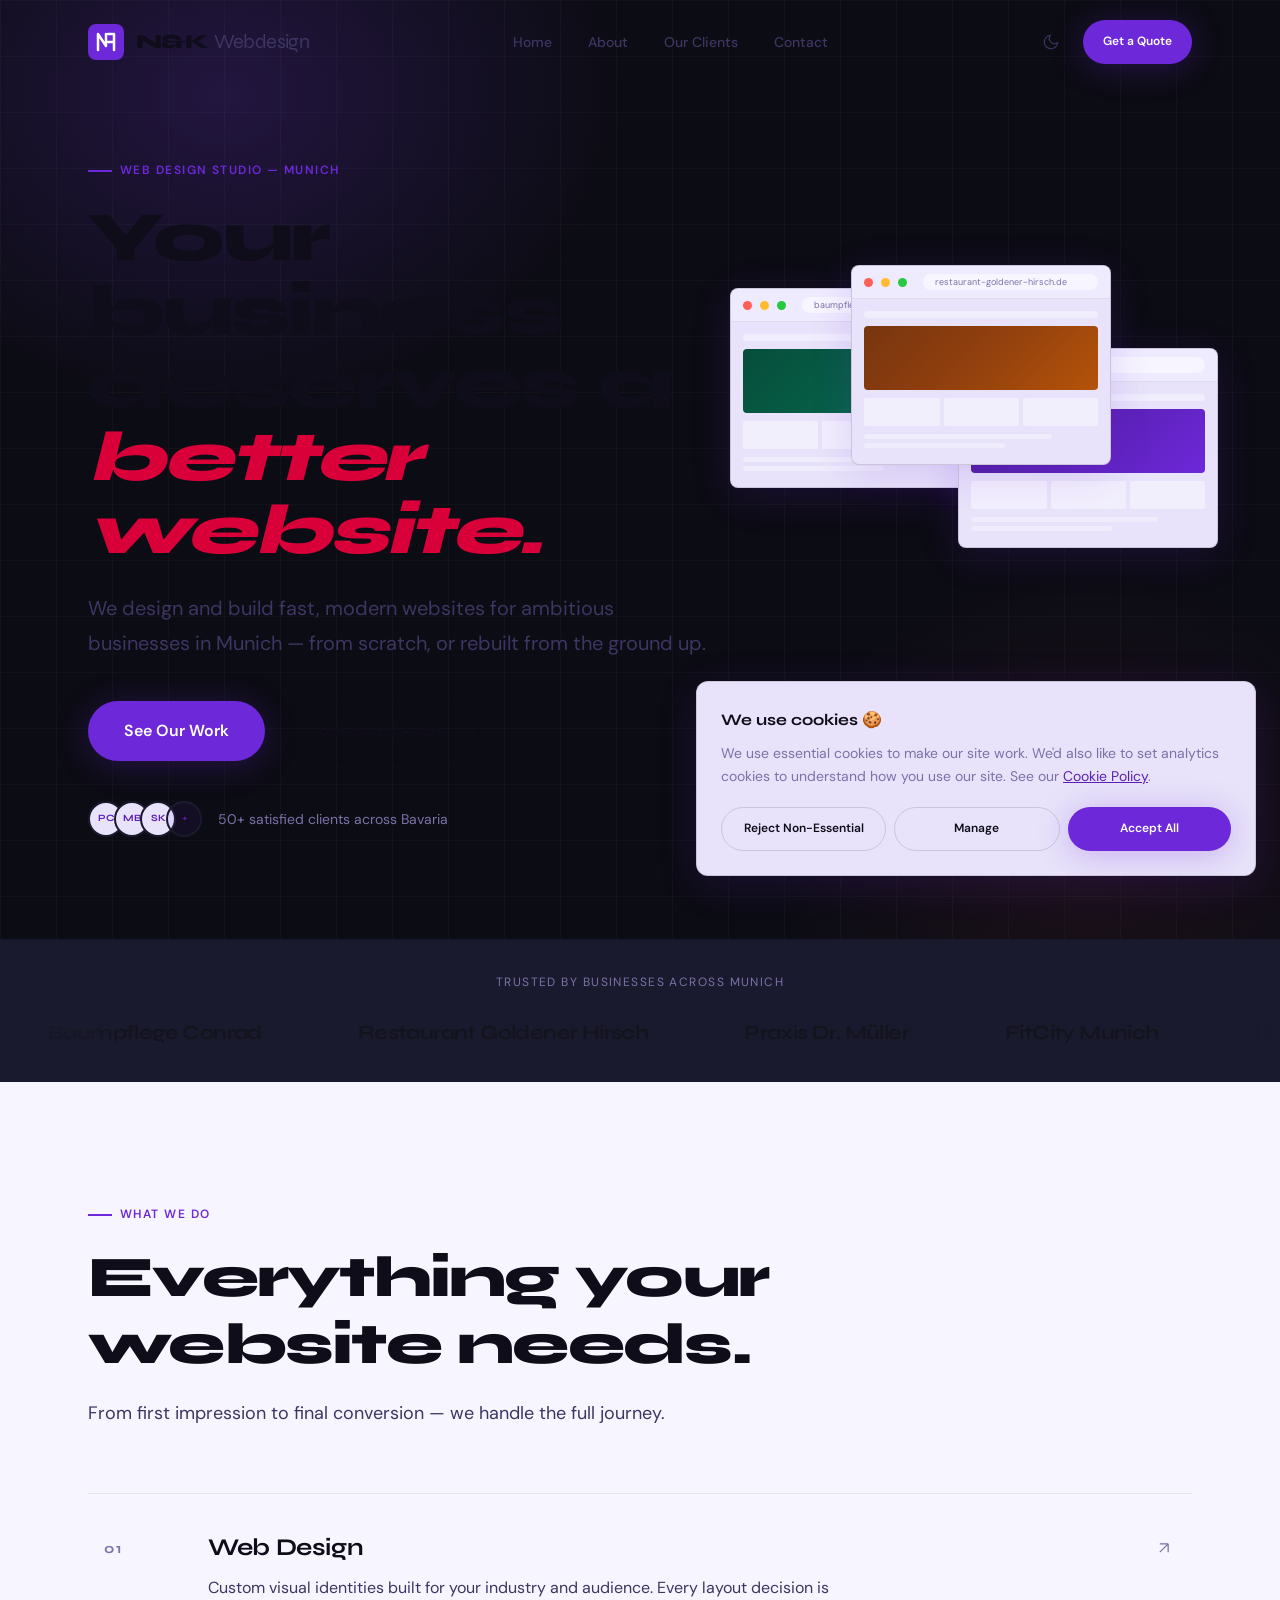
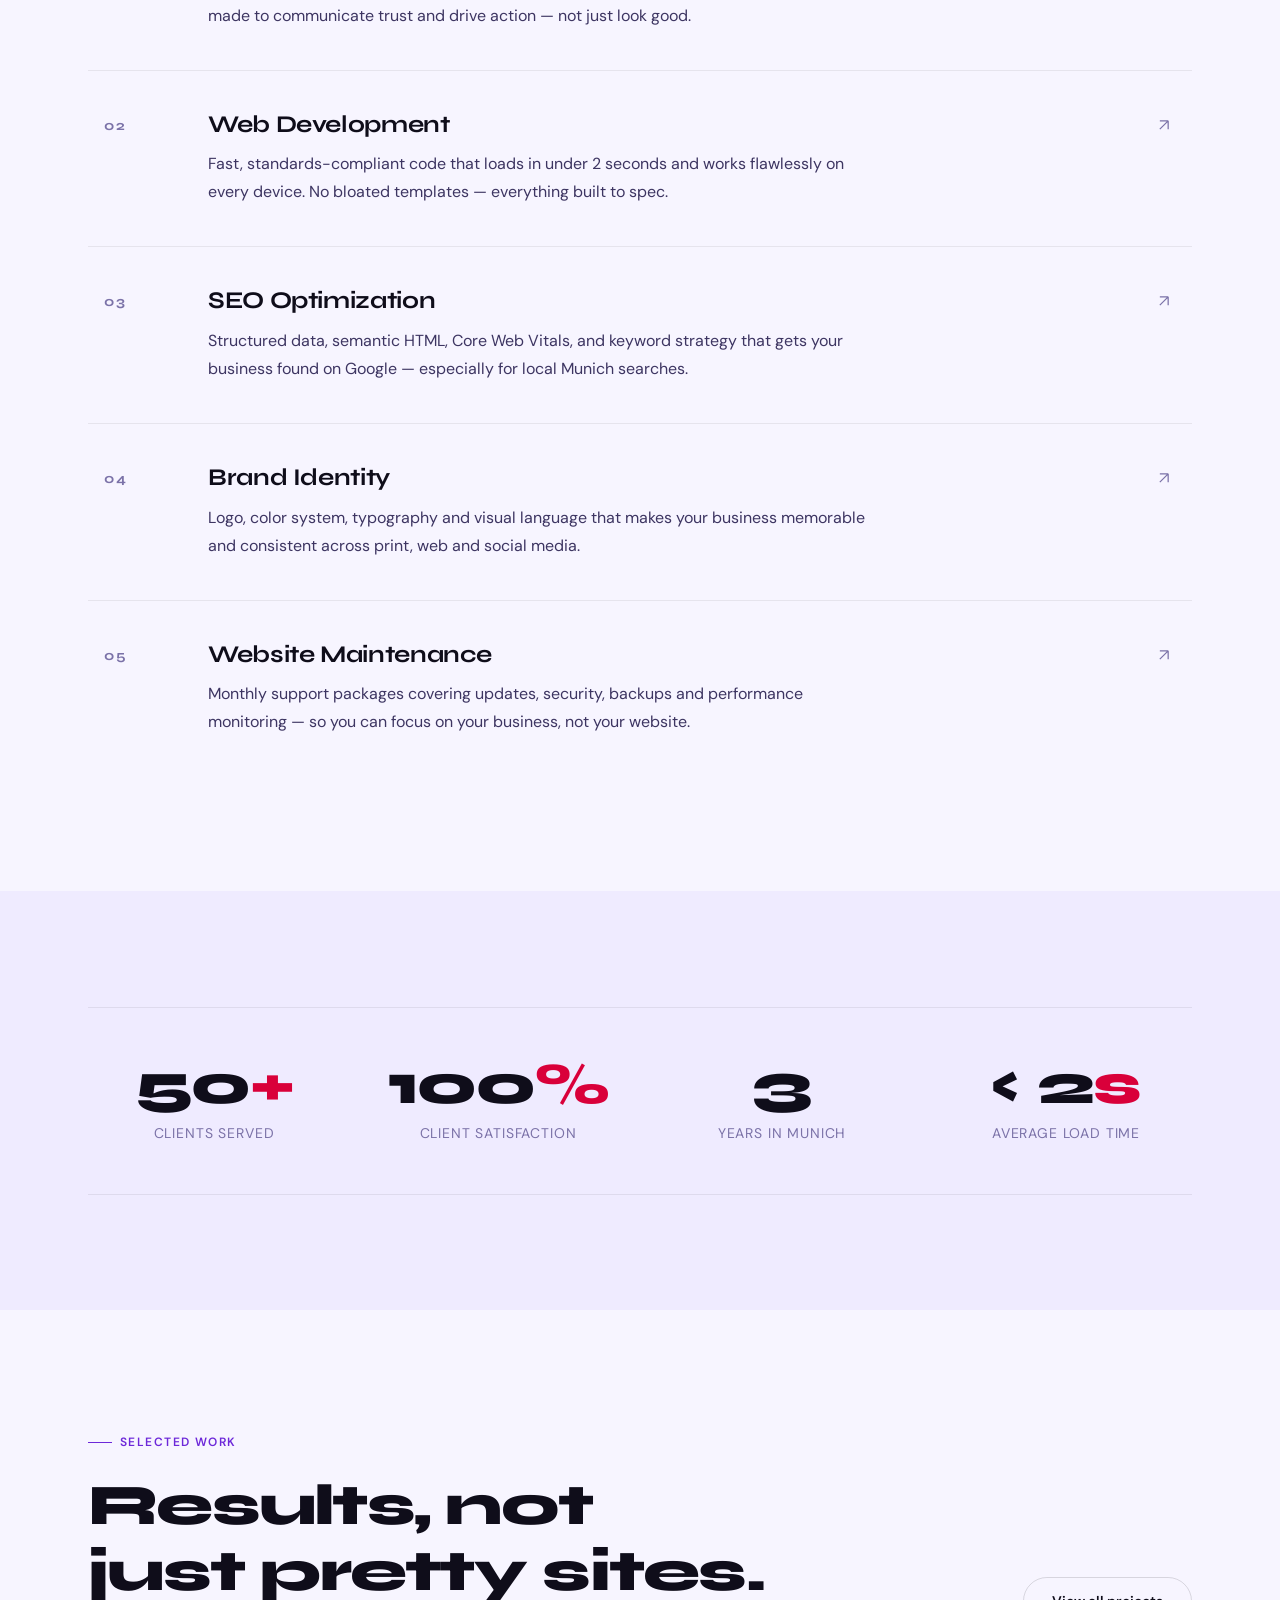
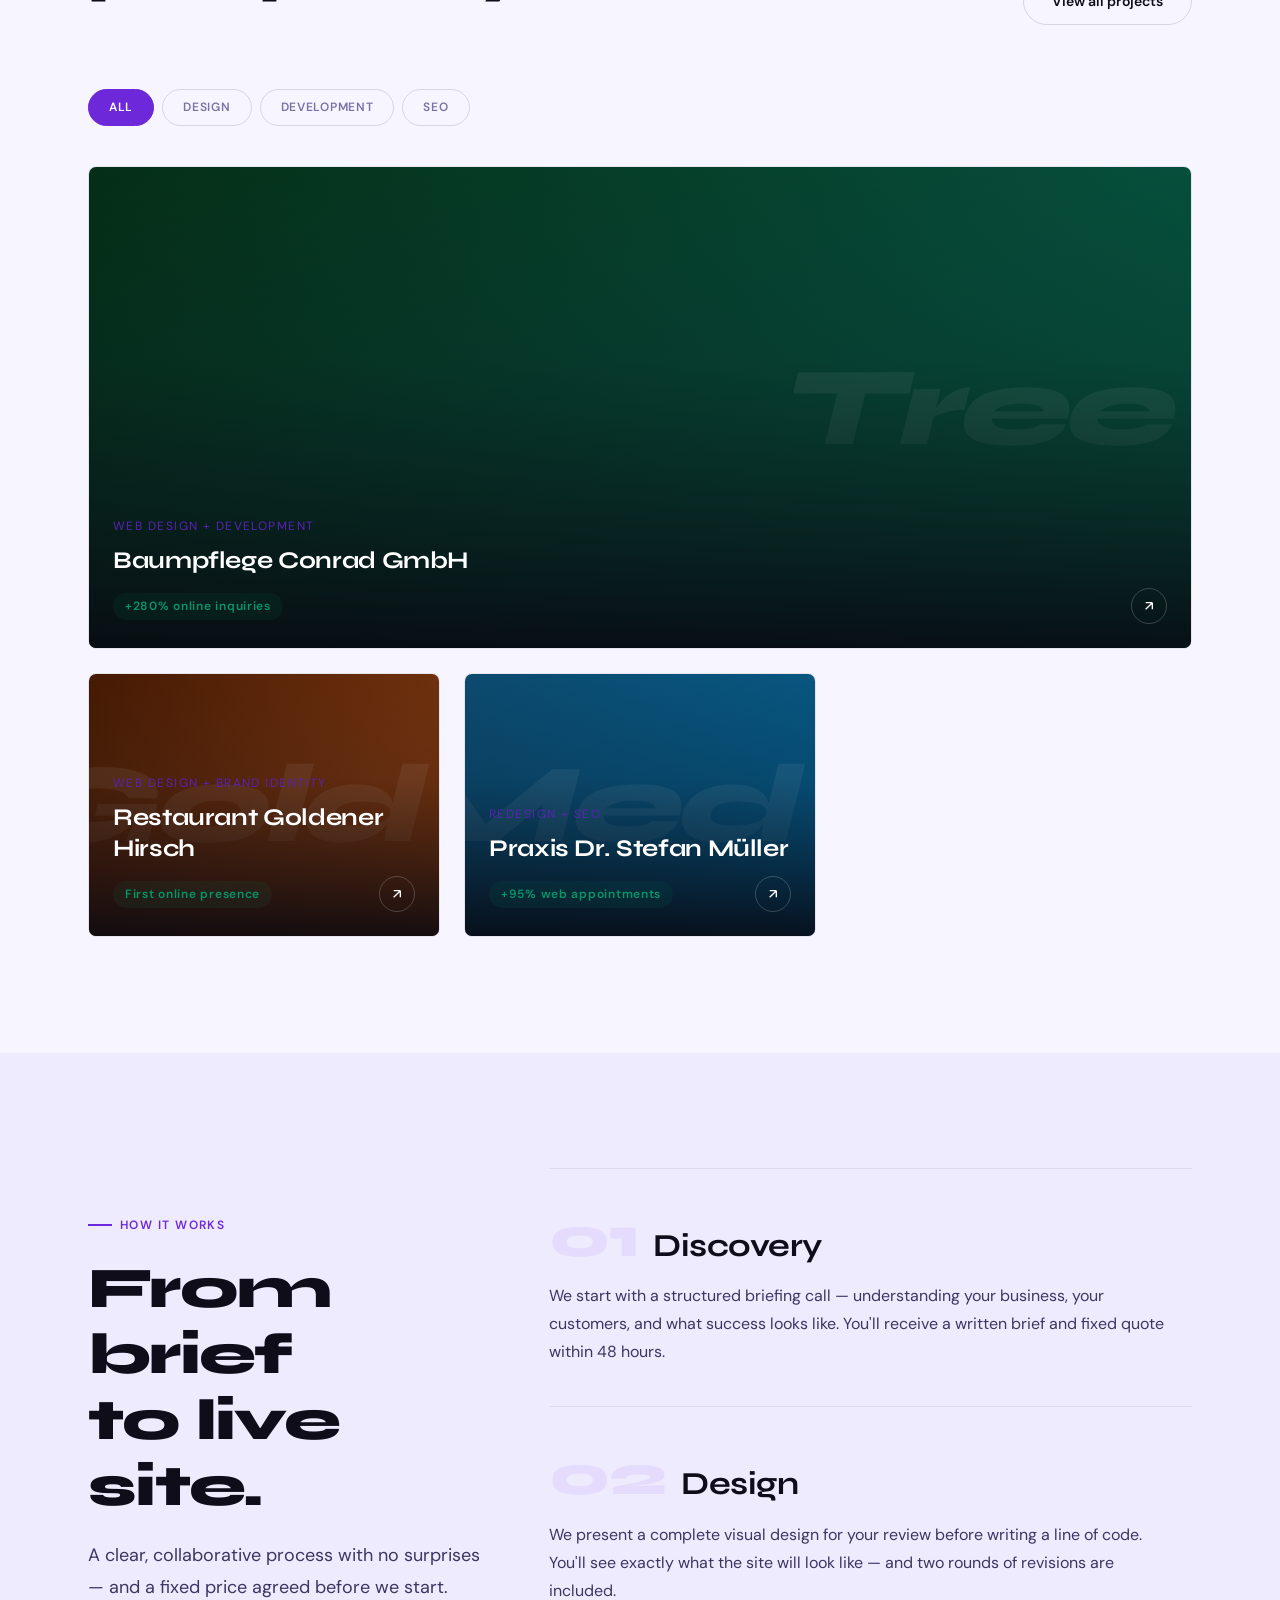
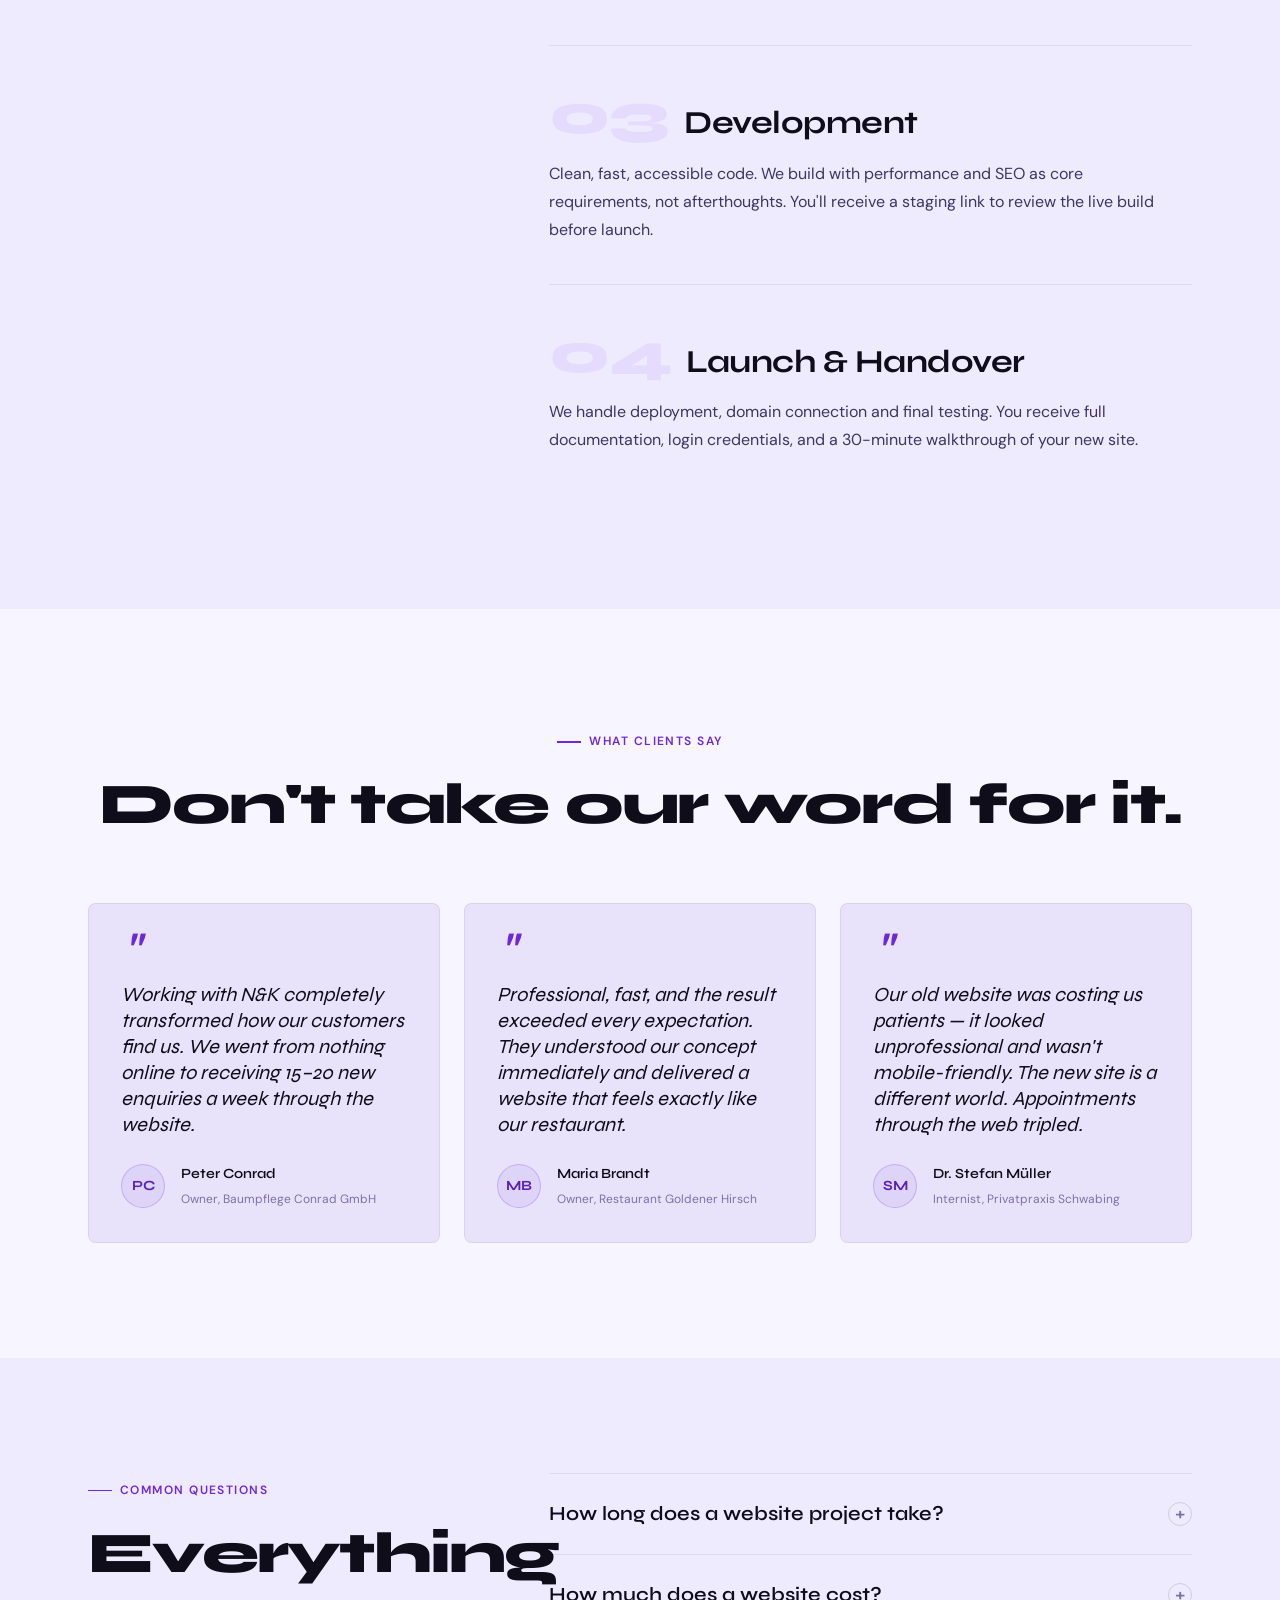
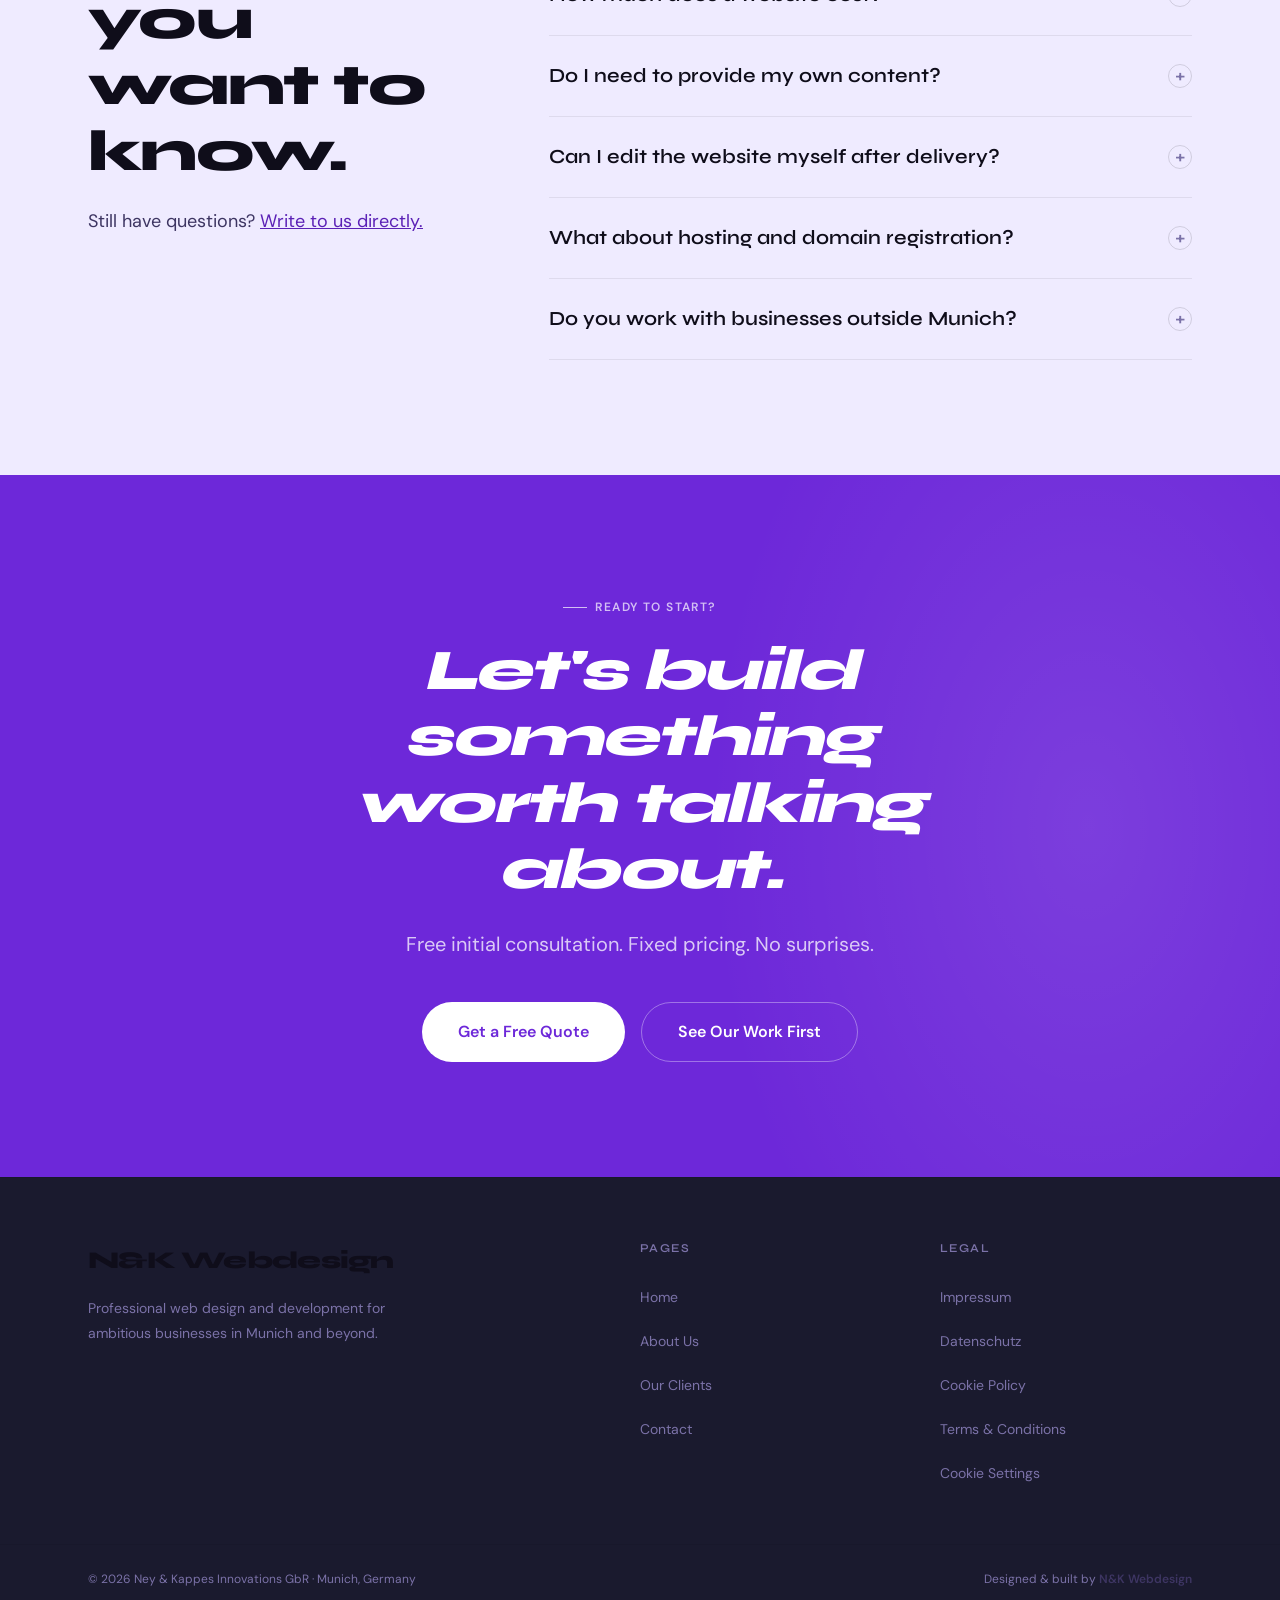
<file: index.html>
<!DOCTYPE html>
<html lang="en" dir="ltr">
<head>
  <meta charset="UTF-8">
  <meta name="viewport" content="width=device-width, initial-scale=1.0">
  <!-- Dark-first FOUC prevention -->
  <script>if(localStorage.theme==='light'||(localStorage.theme!=='dark'&&matchMedia('(prefers-color-scheme:light)').matches))document.documentElement.classList.add('light-mode')</script>
  <title>N&K Webdesign Munich | Professional Web Design & Development</title>
  <meta name="description" content="N&K Webdesign builds fast, modern, results-driven websites for Munich businesses. Web design, development, SEO and brand identity — from scratch or rebuilt.">
  <meta name="robots" content="index, follow">
  <link rel="canonical" href="https://nk-webdesign.de/">
  <meta property="og:type"        content="website">
  <meta property="og:url"         content="https://nk-webdesign.de/">
  <meta property="og:title"       content="N&K Webdesign Munich | Professional Web Design">
  <meta property="og:description" content="Fast, modern websites for ambitious Munich businesses. Web design, development and SEO.">
  <meta property="og:image"       content="https://nk-webdesign.de/og-image.jpg">
  <meta name="twitter:card"       content="summary_large_image">
  <link rel="icon" href="./favicon.ico" sizes="any">
  <link rel="icon" href="./icon.svg" type="image/svg+xml">
  <meta name="theme-color" content="#7C3AED" media="(prefers-color-scheme: dark)">
  <meta name="theme-color" content="#6D28D9" media="(prefers-color-scheme: light)">
  <link rel="preconnect" href="https://fonts.googleapis.com">
  <link rel="preconnect" href="https://fonts.gstatic.com" crossorigin>
  <link href="https://fonts.googleapis.com/css2?family=Syne:wght@400;600;700;800&family=DM+Sans:ital,wght@0,300;0,400;0,500;0,600;1,400&display=swap" rel="stylesheet">
  <link rel="stylesheet" href="./design-tokens.css">
  <link rel="stylesheet" href="./global.css">
  <link rel="stylesheet" href="./animations.css">
  <link rel="stylesheet" href="./components.css">
  <style>
    /* Page-specific: hero gradient card fills */
    .m-hero--green  { background: linear-gradient(135deg, #064e3b 0%, #065f46 50%, #047857 100%); }
    .m-hero--amber  { background: linear-gradient(135deg, #78350f 0%, #92400e 50%, #b45309 100%); }
    .m-hero--violet { background: linear-gradient(135deg, #4c1d95 0%, #5b21b6 50%, #6d28d9 100%); }

    /* Project card gradients */
    .proj-bg--1 { background: linear-gradient(145deg, #052e16 0%, #064e3b 60%, #065f46 100%); }
    .proj-bg--2 { background: linear-gradient(145deg, #451a03 0%, #78350f 60%, #92400e 100%); }
    .proj-bg--3 { background: linear-gradient(145deg, #0c4a6e 0%, #075985 60%, #0369a1 100%); }
    .proj-bg--4 { background: linear-gradient(145deg, #431407 0%, #7c2d12 60%, #9a3412 100%); }

    .proj-bg--1 .project-card__deco,
    .proj-bg--2 .project-card__deco,
    .proj-bg--3 .project-card__deco,
    .proj-bg--4 .project-card__deco {
      position: absolute;
      top: 50%;
      right: var(--sp-6);
      transform: translateY(-50%);
      font-family: var(--font-display);
      font-size: clamp(4rem, 10vw, 7rem);
      font-weight: 800;
      font-style: italic;
      opacity: 0.08;
      color: #fff;
      pointer-events: none;
      letter-spacing: -0.04em;
      line-height: 1;
    }
  </style>
  <script type="application/ld+json">
  {
    "@context": "https://schema.org",
    "@type": "ProfessionalService",
    "name": "N&K Webdesign",
    "legalName": "Ney & Kappes Innovations GbR",
    "description": "Professional web design and development agency based in Munich, Germany. Specialising in modern websites for businesses without an online presence or with outdated sites.",
    "url": "https://nk-webdesign.de",
    "email": "hello@nk-webdesign.de",
    "address": {
      "@type": "PostalAddress",
      "addressLocality": "Munich",
      "addressRegion": "Bavaria",
      "postalCode": "80000",
      "addressCountry": "DE"
    },
    "areaServed": "Germany",
    "serviceType": ["Web Design", "Web Development", "SEO Optimization", "Brand Identity", "Website Maintenance"],
    "priceRange": "€€",
    "sameAs": []
  }
  </script>
  <script type="application/ld+json">
  {
    "@context": "https://schema.org",
    "@type": "FAQPage",
    "mainEntity": [
      {
        "@type": "Question",
        "name": "How long does a website project take?",
        "acceptedAnswer": { "@type": "Answer", "text": "Most projects take between 2 and 6 weeks from briefing to launch. A simple 4-page website typically takes 2–3 weeks; larger projects with custom features take 4–6 weeks. We'll give you an exact timeline before we start." }
      },
      {
        "@type": "Question",
        "name": "How much does a website cost?",
        "acceptedAnswer": { "@type": "Answer", "text": "Our projects start from €1,500 for a clean, professional 4-page website. More complex sites with custom functionality start from €3,500. We provide a fixed-price quote before work begins — no hidden costs." }
      },
      {
        "@type": "Question",
        "name": "Can I edit the website myself after delivery?",
        "acceptedAnswer": { "@type": "Answer", "text": "Yes. We can integrate a simple CMS so you can update text, images and blog posts without any technical knowledge. Alternatively, we offer monthly maintenance packages and handle all updates ourselves." }
      }
    ]
  }
  </script>
</head>
<body>
  <a href="#main-content" class="skip-link">Skip to main content</a>

  <!-- ══ COOKIE BANNER ══════════════════════════════ -->
  <div id="cookie-banner" hidden role="dialog" aria-label="Cookie consent">
    <p class="cookie-banner__title">We use cookies 🍪</p>
    <p class="cookie-banner__text">We use essential cookies to make our site work. We'd also like to set analytics cookies to understand how you use our site. See our <a href="./cookies.html">Cookie Policy</a>.</p>
    <div class="cookie-banner__actions">
      <button id="cookie-reject"  class="btn btn-secondary btn--sm">Reject Non-Essential</button>
      <button id="cookie-manage"  class="btn btn-secondary btn--sm">Manage</button>
      <button id="cookie-accept"  class="btn btn-primary  btn--sm">Accept All</button>
    </div>
  </div>

  <!-- Cookie preference modal -->
  <div id="cookie-modal" hidden role="dialog" aria-modal="true" aria-label="Cookie preferences" class="cookie-modal">
    <div id="cookie-modal-overlay" class="cookie-modal__overlay"></div>
    <div class="cookie-modal__card">
      <h2 class="cookie-modal__title">Cookie Preferences</h2>
      <div class="cookie-toggle-row">
        <div class="cookie-toggle-info">
          <p class="cookie-toggle-name">Essential</p>
          <p class="cookie-toggle-desc">Required for the site to function. Cannot be disabled.</p>
        </div>
        <label class="toggle-switch"><input type="checkbox" checked disabled><span class="toggle-slider"></span></label>
      </div>
      <div class="cookie-toggle-row">
        <div class="cookie-toggle-info">
          <p class="cookie-toggle-name">Analytics</p>
          <p class="cookie-toggle-desc">Helps us understand how visitors use the site (Google Analytics 4).</p>
        </div>
        <label class="toggle-switch"><input id="toggle-analytics" type="checkbox"><span class="toggle-slider"></span></label>
      </div>
      <div class="cookie-toggle-row">
        <div class="cookie-toggle-info">
          <p class="cookie-toggle-name">Marketing</p>
          <p class="cookie-toggle-desc">Used to show relevant advertising on other websites.</p>
        </div>
        <label class="toggle-switch"><input id="toggle-marketing" type="checkbox"><span class="toggle-slider"></span></label>
      </div>
      <div class="cookie-modal__footer">
        <button id="cookie-modal-save" class="btn btn-primary" style="width:100%">Save Preferences</button>
      </div>
    </div>
  </div>

  <!-- ══ HEADER ════════════════════════════════════ -->
  <header id="site-header" class="site-header">
    <nav class="nav wrap" role="navigation" aria-label="Main navigation">
      <a href="./index.html" class="nav__logo" aria-label="N&K Webdesign — home">
        <svg class="nav__logo-icon" width="36" height="36" viewBox="0 0 36 36" fill="none" xmlns="http://www.w3.org/2000/svg" aria-hidden="true">
          <rect width="36" height="36" rx="8" fill="var(--c-brand)"/>
          <path d="M10 26V10L18 22V10" stroke="white" stroke-width="2.5" stroke-linecap="round" stroke-linejoin="round"/>
          <path d="M20 10h6v16" stroke="white" stroke-width="2.5" stroke-linecap="round" stroke-linejoin="round"/>
          <path d="M20 18h5" stroke="white" stroke-width="2.5" stroke-linecap="round"/>
        </svg>
        <span class="nav__logo-wordmark">N&K <span class="nav__logo-suffix">Webdesign</span></span>
      </a>
      <ul class="nav__links" role="list">
        <li><a href="./index.html"   class="nav__link" aria-current="page">Home</a></li>
        <li><a href="./about.html"   class="nav__link">About</a></li>
        <li><a href="./clients.html" class="nav__link">Our Clients</a></li>
        <li><a href="./contact.html" class="nav__link">Contact</a></li>
      </ul>
      <div class="nav__actions">
        <button class="nav__theme" id="theme-toggle" aria-label="Switch to light mode">
          <svg class="icon icon-sun" width="18" height="18" viewBox="0 0 24 24" fill="none" stroke="currentColor" stroke-width="1.5" aria-hidden="true"><circle cx="12" cy="12" r="4"/><path d="M12 2v2M12 20v2M4.93 4.93l1.41 1.41M17.66 17.66l1.41 1.41M2 12h2M20 12h2M4.93 19.07l1.41-1.41M17.66 6.34l1.41-1.41"/></svg>
          <svg class="icon icon-moon" width="18" height="18" viewBox="0 0 24 24" fill="none" stroke="currentColor" stroke-width="1.5" aria-hidden="true"><path d="M21 12.79A9 9 0 1 1 11.21 3 7 7 0 0 0 21 12.79z"/></svg>
        </button>
        <a href="./contact.html" class="btn btn-primary btn--sm nav__cta">Get a Quote</a>
        <button class="nav__hamburger" id="nav-hamburger" aria-expanded="false" aria-controls="nav-overlay" aria-label="Open menu">
          <span></span><span></span><span></span>
        </button>
      </div>
    </nav>
    <div class="nav__overlay" id="nav-overlay" hidden role="dialog" aria-modal="true" aria-label="Navigation menu">
      <ul class="nav__overlay-links" role="list">
        <li><a href="./index.html"   class="nav__overlay-link" aria-current="page">Home</a></li>
        <li><a href="./about.html"   class="nav__overlay-link">About</a></li>
        <li><a href="./clients.html" class="nav__overlay-link">Our Clients</a></li>
        <li><a href="./contact.html" class="nav__overlay-link">Contact</a></li>
      </ul>
      <a href="./contact.html" class="btn btn-primary btn--lg">Get a Quote</a>
    </div>
  </header>

  <main id="main-content">

    <!-- ══ HERO ══════════════════════════════════════ -->
    <section class="hero" aria-label="Hero">
      <div class="hero__glow"  aria-hidden="true"></div>
      <div class="hero__glow-r" aria-hidden="true"></div>
      <div class="hero__grid"  aria-hidden="true"></div>
      <div class="wrap hero__inner">
        <div class="hero__content">
          <p class="label hero-animate">Web Design Studio — Munich</p>
          <h1 class="hero__title hero-animate">
            Your business<br>
            deserves a<br>
            <span class="hero__accent">better website.</span>
          </h1>
          <p class="hero__sub hero-animate">We design and build fast, modern websites for ambitious businesses in Munich — from scratch, or rebuilt from the ground up.</p>
          <div class="hero__actions hero-animate">
            <a href="./clients.html" class="btn btn-primary btn--lg">See Our Work</a>
            <a href="./contact.html" class="btn btn-secondary btn--lg">Get a Free Audit</a>
          </div>
          <div class="hero__proof hero-animate">
            <div class="avatar-stack" aria-label="Some of our satisfied clients">
              <div class="avatar">PC</div>
              <div class="avatar">MB</div>
              <div class="avatar">SK</div>
              <div class="avatar" style="background:var(--c-brand-soft);color:var(--c-text-brand)">+</div>
            </div>
            <span class="hero__proof-text">50+ satisfied clients across Bavaria</span>
          </div>
        </div>

        <!-- Browser mockup cards -->
        <div class="hero__visual hero-animate" aria-hidden="true">
          <div class="mockup-stack">
            <!-- Card A: Tree care (green) -->
            <div class="mockup-card mockup-card--a">
              <div class="mockup-bar">
                <span class="mockup-dot mockup-dot--r"></span>
                <span class="mockup-dot mockup-dot--y"></span>
                <span class="mockup-dot mockup-dot--g"></span>
                <div class="mockup-url">baumpflege-conrad.de</div>
              </div>
              <div class="mockup-body">
                <div class="m-nav"></div>
                <div class="m-hero m-hero--green"></div>
                <div class="m-grid"><div class="m-grid-item"></div><div class="m-grid-item"></div><div class="m-grid-item"></div></div>
                <div class="m-line m-line--med"></div>
                <div class="m-line m-line--short"></div>
              </div>
            </div>
            <!-- Card B: Restaurant (amber) — front center -->
            <div class="mockup-card mockup-card--b">
              <div class="mockup-bar">
                <span class="mockup-dot mockup-dot--r"></span>
                <span class="mockup-dot mockup-dot--y"></span>
                <span class="mockup-dot mockup-dot--g"></span>
                <div class="mockup-url">restaurant-goldener-hirsch.de</div>
              </div>
              <div class="mockup-body">
                <div class="m-nav"></div>
                <div class="m-hero m-hero--amber"></div>
                <div class="m-grid"><div class="m-grid-item"></div><div class="m-grid-item"></div><div class="m-grid-item"></div></div>
                <div class="m-line m-line--med"></div>
                <div class="m-line m-line--short"></div>
              </div>
            </div>
            <!-- Card C: Fitness (violet) -->
            <div class="mockup-card mockup-card--c">
              <div class="mockup-bar">
                <span class="mockup-dot mockup-dot--r"></span>
                <span class="mockup-dot mockup-dot--y"></span>
                <span class="mockup-dot mockup-dot--g"></span>
                <div class="mockup-url">fitmunich.de</div>
              </div>
              <div class="mockup-body">
                <div class="m-nav"></div>
                <div class="m-hero m-hero--violet"></div>
                <div class="m-grid"><div class="m-grid-item"></div><div class="m-grid-item"></div><div class="m-grid-item"></div></div>
                <div class="m-line m-line--med"></div>
                <div class="m-line m-line--short"></div>
              </div>
            </div>
          </div>
        </div>
      </div>
    </section>

    <!-- ══ CLIENTS MARQUEE STRIP ════════════════════ -->
    <section class="clients-strip bg-dark" aria-label="Clients">
      <p class="clients-strip__label">Trusted by businesses across Munich</p>
      <div class="marquee-wrap">
        <div class="marquee-track" aria-label="Our clients">
          <span class="client-logo-item">Baumpflege Conrad</span>
          <span class="client-logo-item">Restaurant Goldener Hirsch</span>
          <span class="client-logo-item">Praxis Dr. Müller</span>
          <span class="client-logo-item">FitCity Munich</span>
          <span class="client-logo-item">Bäckerei Steinberg</span>
          <span class="client-logo-item">Kanzlei Weber & Partner</span>
          <span class="client-logo-item">Auto-Service Riedl</span>
          <span class="client-logo-item">Kosmetik Salon Iris</span>
          <!-- Duplicate for seamless loop -->
          <span class="client-logo-item" aria-hidden="true">Baumpflege Conrad</span>
          <span class="client-logo-item" aria-hidden="true">Restaurant Goldener Hirsch</span>
          <span class="client-logo-item" aria-hidden="true">Praxis Dr. Müller</span>
          <span class="client-logo-item" aria-hidden="true">FitCity Munich</span>
          <span class="client-logo-item" aria-hidden="true">Bäckerei Steinberg</span>
          <span class="client-logo-item" aria-hidden="true">Kanzlei Weber & Partner</span>
          <span class="client-logo-item" aria-hidden="true">Auto-Service Riedl</span>
          <span class="client-logo-item" aria-hidden="true">Kosmetik Salon Iris</span>
        </div>
      </div>
    </section>

    <!-- ══ SERVICES ══════════════════════════════════ -->
    <section class="section bg-default" id="services" aria-labelledby="services-title">
      <div class="wrap">
        <div class="section__header">
          <p class="label reveal">What we do</p>
          <h2 class="section__title reveal" id="services-title">Everything your<br>website needs.</h2>
          <p class="section__lead reveal">From first impression to final conversion — we handle the full journey.</p>
        </div>
        <div class="services__grid">

          <div class="service-item reveal">
            <span class="service-item__num">01</span>
            <div class="service-item__body">
              <svg class="service-item__icon" viewBox="0 0 40 40" fill="none" stroke="currentColor" stroke-width="1.5" aria-hidden="true"><rect x="4" y="6" width="32" height="22" rx="3"/><path d="M14 34h12M20 28v6"/><circle cx="20" cy="17" r="5"/><path d="M8 12h4M8 17h2M8 22h4"/></svg>
              <h3 class="service-item__title">Web Design</h3>
              <p class="service-item__desc">Custom visual identities built for your industry and audience. Every layout decision is made to communicate trust and drive action — not just look good.</p>
            </div>
            <svg class="service-item__arrow" width="24" height="24" viewBox="0 0 24 24" fill="none" stroke="currentColor" stroke-width="1.5" aria-hidden="true"><path d="M7 17L17 7M17 7H7M17 7v10"/></svg>
          </div>

          <div class="service-item reveal">
            <span class="service-item__num">02</span>
            <div class="service-item__body">
              <svg class="service-item__icon" viewBox="0 0 40 40" fill="none" stroke="currentColor" stroke-width="1.5" aria-hidden="true"><polyline points="8,14 4,20 8,26"/><polyline points="32,14 36,20 32,26"/><line x1="16" y1="8" x2="24" y2="32"/></svg>
              <h3 class="service-item__title">Web Development</h3>
              <p class="service-item__desc">Fast, standards-compliant code that loads in under 2 seconds and works flawlessly on every device. No bloated templates — everything built to spec.</p>
            </div>
            <svg class="service-item__arrow" width="24" height="24" viewBox="0 0 24 24" fill="none" stroke="currentColor" stroke-width="1.5" aria-hidden="true"><path d="M7 17L17 7M17 7H7M17 7v10"/></svg>
          </div>

          <div class="service-item reveal">
            <span class="service-item__num">03</span>
            <div class="service-item__body">
              <svg class="service-item__icon" viewBox="0 0 40 40" fill="none" stroke="currentColor" stroke-width="1.5" aria-hidden="true"><circle cx="20" cy="20" r="15"/><path d="M20 5C14 5 8 11 8 20s6 15 12 15"/><path d="M20 5c6 0 12 6 12 15s-6 15-12 15"/><line x1="5" y1="16" x2="35" y2="16"/><line x1="5" y1="24" x2="35" y2="24"/></svg>
              <h3 class="service-item__title">SEO Optimization</h3>
              <p class="service-item__desc">Structured data, semantic HTML, Core Web Vitals, and keyword strategy that gets your business found on Google — especially for local Munich searches.</p>
            </div>
            <svg class="service-item__arrow" width="24" height="24" viewBox="0 0 24 24" fill="none" stroke="currentColor" stroke-width="1.5" aria-hidden="true"><path d="M7 17L17 7M17 7H7M17 7v10"/></svg>
          </div>

          <div class="service-item reveal">
            <span class="service-item__num">04</span>
            <div class="service-item__body">
              <svg class="service-item__icon" viewBox="0 0 40 40" fill="none" stroke="currentColor" stroke-width="1.5" aria-hidden="true"><circle cx="20" cy="20" r="8"/><path d="M20 4v4M20 32v4M4 20h4M32 20h4M7.76 7.76l2.83 2.83M29.41 29.41l2.83 2.83M7.76 32.24l2.83-2.83M29.41 10.59l2.83-2.83"/></svg>
              <h3 class="service-item__title">Brand Identity</h3>
              <p class="service-item__desc">Logo, color system, typography and visual language that makes your business memorable and consistent across print, web and social media.</p>
            </div>
            <svg class="service-item__arrow" width="24" height="24" viewBox="0 0 24 24" fill="none" stroke="currentColor" stroke-width="1.5" aria-hidden="true"><path d="M7 17L17 7M17 7H7M17 7v10"/></svg>
          </div>

          <div class="service-item reveal">
            <span class="service-item__num">05</span>
            <div class="service-item__body">
              <svg class="service-item__icon" viewBox="0 0 40 40" fill="none" stroke="currentColor" stroke-width="1.5" aria-hidden="true"><path d="M20 4L4 12v16l16 8 16-8V12L20 4z"/><path d="M20 4v28M4 12l16 8 16-8"/></svg>
              <h3 class="service-item__title">Website Maintenance</h3>
              <p class="service-item__desc">Monthly support packages covering updates, security, backups and performance monitoring — so you can focus on your business, not your website.</p>
            </div>
            <svg class="service-item__arrow" width="24" height="24" viewBox="0 0 24 24" fill="none" stroke="currentColor" stroke-width="1.5" aria-hidden="true"><path d="M7 17L17 7M17 7H7M17 7v10"/></svg>
          </div>

        </div>
      </div>
    </section>

    <!-- ══ STATS ══════════════════════════════════════ -->
    <section class="section bg-alt" aria-label="Key figures">
      <div class="wrap">
        <div class="stats-strip reveal-stagger">
          <div class="stat">
            <p class="stat__num"><span data-count="50">50</span><span class="stat__suffix">+</span></p>
            <p class="stat__label">Clients served</p>
          </div>
          <div class="stat">
            <p class="stat__num"><span data-count="100">100</span><span class="stat__suffix">%</span></p>
            <p class="stat__label">Client satisfaction</p>
          </div>
          <div class="stat">
            <p class="stat__num"><span data-count="3">3</span></p>
            <p class="stat__label">Years in Munich</p>
          </div>
          <div class="stat">
            <p class="stat__num">&lt; <span data-count="2">2</span><span class="stat__suffix">s</span></p>
            <p class="stat__label">Average load time</p>
          </div>
        </div>
      </div>
    </section>

    <!-- ══ SELECTED WORK ══════════════════════════════ -->
    <section class="section bg-default" id="work" aria-labelledby="work-title">
      <div class="wrap">
        <div class="section__header" style="display:flex;flex-wrap:wrap;align-items:flex-end;justify-content:space-between;gap:var(--sp-6)">
          <div>
            <p class="label reveal">Selected work</p>
            <h2 class="section__title reveal" id="work-title">Results, not<br>just pretty sites.</h2>
          </div>
          <a href="./clients.html" class="btn btn-secondary reveal">View all projects</a>
        </div>

        <div class="projects__filter reveal">
          <button class="project-filter-btn active" data-filter="all">All</button>
          <button class="project-filter-btn" data-filter="design">Design</button>
          <button class="project-filter-btn" data-filter="development">Development</button>
          <button class="project-filter-btn" data-filter="seo">SEO</button>
        </div>

        <div class="projects__grid">
          <!-- Featured -->
          <article class="project-card project-card--featured reveal" data-category="development">
            <div class="project-card__bg proj-bg--1">
              <span class="project-card__deco">Tree</span>
            </div>
            <div class="project-card__overlay"></div>
            <div class="project-card__inner">
              <p class="project-card__cat">Web Design + Development</p>
              <h3 class="project-card__title">Baumpflege Conrad GmbH</h3>
              <div class="project-card__footer">
                <span class="badge badge--success">+280% online inquiries</span>
                <a href="./clients.html" class="project-card__arrow" aria-label="View Baumpflege Conrad project">
                  <svg width="16" height="16" viewBox="0 0 24 24" fill="none" stroke="currentColor" stroke-width="2"><path d="M7 17L17 7M17 7H7M17 7v10"/></svg>
                </a>
              </div>
            </div>
          </article>

          <article class="project-card reveal" data-category="design">
            <div class="project-card__bg proj-bg--2">
              <span class="project-card__deco">Gold</span>
            </div>
            <div class="project-card__overlay"></div>
            <div class="project-card__inner">
              <p class="project-card__cat">Web Design + Brand Identity</p>
              <h3 class="project-card__title">Restaurant Goldener Hirsch</h3>
              <div class="project-card__footer">
                <span class="badge badge--success">First online presence</span>
                <a href="./clients.html" class="project-card__arrow" aria-label="View Restaurant Goldener Hirsch project">
                  <svg width="16" height="16" viewBox="0 0 24 24" fill="none" stroke="currentColor" stroke-width="2"><path d="M7 17L17 7M17 7H7M17 7v10"/></svg>
                </a>
              </div>
            </div>
          </article>

          <article class="project-card reveal" data-category="seo">
            <div class="project-card__bg proj-bg--3">
              <span class="project-card__deco">Med</span>
            </div>
            <div class="project-card__overlay"></div>
            <div class="project-card__inner">
              <p class="project-card__cat">Redesign + SEO</p>
              <h3 class="project-card__title">Praxis Dr. Stefan Müller</h3>
              <div class="project-card__footer">
                <span class="badge badge--success">+95% web appointments</span>
                <a href="./clients.html" class="project-card__arrow" aria-label="View Dr. Müller project">
                  <svg width="16" height="16" viewBox="0 0 24 24" fill="none" stroke="currentColor" stroke-width="2"><path d="M7 17L17 7M17 7H7M17 7v10"/></svg>
                </a>
              </div>
            </div>
          </article>
        </div>
      </div>
    </section>

    <!-- ══ PROCESS ════════════════════════════════════ -->
    <section class="section bg-alt" id="process" aria-labelledby="process-title">
      <div class="wrap">
        <div class="process__grid">
          <div class="process__sticky reveal-left">
            <p class="label">How it works</p>
            <h2 class="section__title" id="process-title">From brief<br>to live site.</h2>
            <p class="section__lead">A clear, collaborative process with no surprises — and a fixed price agreed before we start.</p>
          </div>
          <div class="process-steps">
            <div class="process-step reveal">
              <div class="process-step__header">
                <span class="process-step__num">01</span>
                <h3 class="process-step__title">Discovery</h3>
              </div>
              <p class="process-step__desc">We start with a structured briefing call — understanding your business, your customers, and what success looks like. You'll receive a written brief and fixed quote within 48 hours.</p>
            </div>
            <div class="process-step reveal">
              <div class="process-step__header">
                <span class="process-step__num">02</span>
                <h3 class="process-step__title">Design</h3>
              </div>
              <p class="process-step__desc">We present a complete visual design for your review before writing a line of code. You'll see exactly what the site will look like — and two rounds of revisions are included.</p>
            </div>
            <div class="process-step reveal">
              <div class="process-step__header">
                <span class="process-step__num">03</span>
                <h3 class="process-step__title">Development</h3>
              </div>
              <p class="process-step__desc">Clean, fast, accessible code. We build with performance and SEO as core requirements, not afterthoughts. You'll receive a staging link to review the live build before launch.</p>
            </div>
            <div class="process-step reveal">
              <div class="process-step__header">
                <span class="process-step__num">04</span>
                <h3 class="process-step__title">Launch &amp; Handover</h3>
              </div>
              <p class="process-step__desc">We handle deployment, domain connection and final testing. You receive full documentation, login credentials, and a 30-minute walkthrough of your new site.</p>
            </div>
          </div>
        </div>
      </div>
    </section>

    <!-- ══ TESTIMONIALS ══════════════════════════════ -->
    <section class="section bg-default" id="testimonials" aria-labelledby="testimonials-title">
      <div class="wrap">
        <div class="section__header" style="text-align:center">
          <p class="label reveal" style="justify-content:center">What clients say</p>
          <h2 class="section__title reveal" id="testimonials-title">Don't take our word for it.</h2>
        </div>
        <div class="testimonials__grid reveal-stagger">
          <article class="testimonial-card">
            <p class="testimonial-card__quote">Working with N&K completely transformed how our customers find us. We went from nothing online to receiving 15–20 new enquiries a week through the website.</p>
            <div class="testimonial-card__author">
              <div class="testimonial-card__avatar">PC</div>
              <div>
                <p class="testimonial-card__name">Peter Conrad</p>
                <p class="testimonial-card__role">Owner, Baumpflege Conrad GmbH</p>
              </div>
            </div>
          </article>
          <article class="testimonial-card">
            <p class="testimonial-card__quote">Professional, fast, and the result exceeded every expectation. They understood our concept immediately and delivered a website that feels exactly like our restaurant.</p>
            <div class="testimonial-card__author">
              <div class="testimonial-card__avatar">MB</div>
              <div>
                <p class="testimonial-card__name">Maria Brandt</p>
                <p class="testimonial-card__role">Owner, Restaurant Goldener Hirsch</p>
              </div>
            </div>
          </article>
          <article class="testimonial-card">
            <p class="testimonial-card__quote">Our old website was costing us patients — it looked unprofessional and wasn't mobile-friendly. The new site is a different world. Appointments through the web tripled.</p>
            <div class="testimonial-card__author">
              <div class="testimonial-card__avatar">SM</div>
              <div>
                <p class="testimonial-card__name">Dr. Stefan Müller</p>
                <p class="testimonial-card__role">Internist, Privatpraxis Schwabing</p>
              </div>
            </div>
          </article>
        </div>
      </div>
    </section>

    <!-- ══ FAQ ════════════════════════════════════════ -->
    <section class="section bg-alt" id="faq" aria-labelledby="faq-title">
      <div class="wrap">
        <div class="faq__inner">
          <div class="faq__sticky reveal-left">
            <p class="label">Common questions</p>
            <h2 class="section__title" id="faq-title">Everything you want to know.</h2>
            <p class="section__lead" style="margin-bottom:var(--sp-8)">Still have questions? <a href="./contact.html" style="color:var(--c-text-brand);text-decoration:underline">Write to us directly.</a></p>
          </div>
          <div class="faq__list reveal">
            <div class="faq-item">
              <button class="faq-item__trigger" aria-expanded="false">
                How long does a website project take?
                <span class="faq-item__icon" aria-hidden="true">+</span>
              </button>
              <div class="faq-item__answer" hidden>
                <p>Most projects take between 2 and 6 weeks from briefing to launch. A clean 4-page business website typically takes 2–3 weeks. Larger builds with custom features, integrations or a CMS take 4–6 weeks. We'll give you a precise timeline before any work begins.</p>
              </div>
            </div>
            <div class="faq-item">
              <button class="faq-item__trigger" aria-expanded="false">
                How much does a website cost?
                <span class="faq-item__icon" aria-hidden="true">+</span>
              </button>
              <div class="faq-item__answer" hidden>
                <p>Projects start from €1,500 for a clean, professional 4-page website. More complex builds with custom functionality, animations or CMS integration start from €3,500. Every project comes with a fixed-price quote — no hidden costs, no hourly billing surprises.</p>
              </div>
            </div>
            <div class="faq-item">
              <button class="faq-item__trigger" aria-expanded="false">
                Do I need to provide my own content?
                <span class="faq-item__icon" aria-hidden="true">+</span>
              </button>
              <div class="faq-item__answer" hidden>
                <p>Ideally yes — you know your business best. We'll give you a simple content checklist to guide you. If writing isn't your thing, we offer copywriting as an add-on. For images, we can source professional stock photography or work with your own photos.</p>
              </div>
            </div>
            <div class="faq-item">
              <button class="faq-item__trigger" aria-expanded="false">
                Can I edit the website myself after delivery?
                <span class="faq-item__icon" aria-hidden="true">+</span>
              </button>
              <div class="faq-item__answer" hidden>
                <p>Yes. We can integrate a lightweight CMS (content management system) so you can update text, photos and news items without any technical knowledge. Alternatively, we offer monthly maintenance packages where we handle all updates for you.</p>
              </div>
            </div>
            <div class="faq-item">
              <button class="faq-item__trigger" aria-expanded="false">
                What about hosting and domain registration?
                <span class="faq-item__icon" aria-hidden="true">+</span>
              </button>
              <div class="faq-item__answer" hidden>
                <p>We can advise on and set up hosting and domain registration — typically with reliable providers like Hetzner, STRATO or Cloudflare. Hosting costs are separate from our design/development fees and usually amount to €5–15/month depending on your needs.</p>
              </div>
            </div>
            <div class="faq-item">
              <button class="faq-item__trigger" aria-expanded="false">
                Do you work with businesses outside Munich?
                <span class="faq-item__icon" aria-hidden="true">+</span>
              </button>
              <div class="faq-item__answer" hidden>
                <p>Absolutely. While most of our clients are in Munich and the surrounding area, we work with businesses across Germany and the German-speaking world. All briefings and reviews can be done remotely via video call — no in-person meetings required.</p>
              </div>
            </div>
          </div>
        </div>
      </div>
    </section>

    <!-- ══ CTA BAND ═══════════════════════════════════ -->
    <section class="cta-band" aria-label="Call to action">
      <div class="cta-band__blob" aria-hidden="true"></div>
      <div class="wrap cta-band__inner">
        <p class="cta-band__label reveal">Ready to start?</p>
        <h2 class="cta-band__title reveal">Let's build something<br>worth talking about.</h2>
        <p class="cta-band__sub reveal">Free initial consultation. Fixed pricing. No surprises.</p>
        <div class="cta-band__actions reveal">
          <a href="./contact.html" class="btn btn-primary btn--lg">Get a Free Quote</a>
          <a href="./clients.html" class="btn btn-secondary btn--lg">See Our Work First</a>
        </div>
      </div>
    </section>

  </main>

  <!-- ══ FOOTER ═════════════════════════════════════ -->
  <footer class="footer" role="contentinfo">
    <div class="wrap footer__inner">
      <div>
        <a href="./index.html" class="footer__logo">N&K Webdesign</a>
        <p class="footer__tagline">Professional web design and development for ambitious businesses in Munich and beyond.</p>
      </div>
      <div>
        <h3 class="footer__col-title">Pages</h3>
        <ul role="list">
          <li><a href="./index.html"   class="footer__link">Home</a></li>
          <li><a href="./about.html"   class="footer__link">About Us</a></li>
          <li><a href="./clients.html" class="footer__link">Our Clients</a></li>
          <li><a href="./contact.html" class="footer__link">Contact</a></li>
        </ul>
      </div>
      <div>
        <h3 class="footer__col-title">Legal</h3>
        <ul role="list">
          <li><a href="./impressum.html"      class="footer__link">Impressum</a></li>
          <li><a href="./privacy-policy.html" class="footer__link">Datenschutz</a></li>
          <li><a href="./cookies.html"        class="footer__link">Cookie Policy</a></li>
          <li><a href="./terms.html"          class="footer__link">Terms &amp; Conditions</a></li>
          <li><button class="footer__link" id="cookie-settings-btn">Cookie Settings</button></li>
        </ul>
      </div>
    </div>
    <div class="footer__bottom">
      <div class="wrap footer__bottom-inner">
        <p>© <span id="footer-year"></span> Ney &amp; Kappes Innovations GbR · Munich, Germany</p>
        <p>Designed &amp; built by <strong>N&amp;K Webdesign</strong></p>
      </div>
    </div>
  </footer>

  <script src="./theme.js"            defer></script>
  <script src="./main.js"             defer></script>
  <script src="./scroll-animations.js" defer></script>
  <script src="./cookie-consent.js"   defer></script>
</body>
</html>
</file>
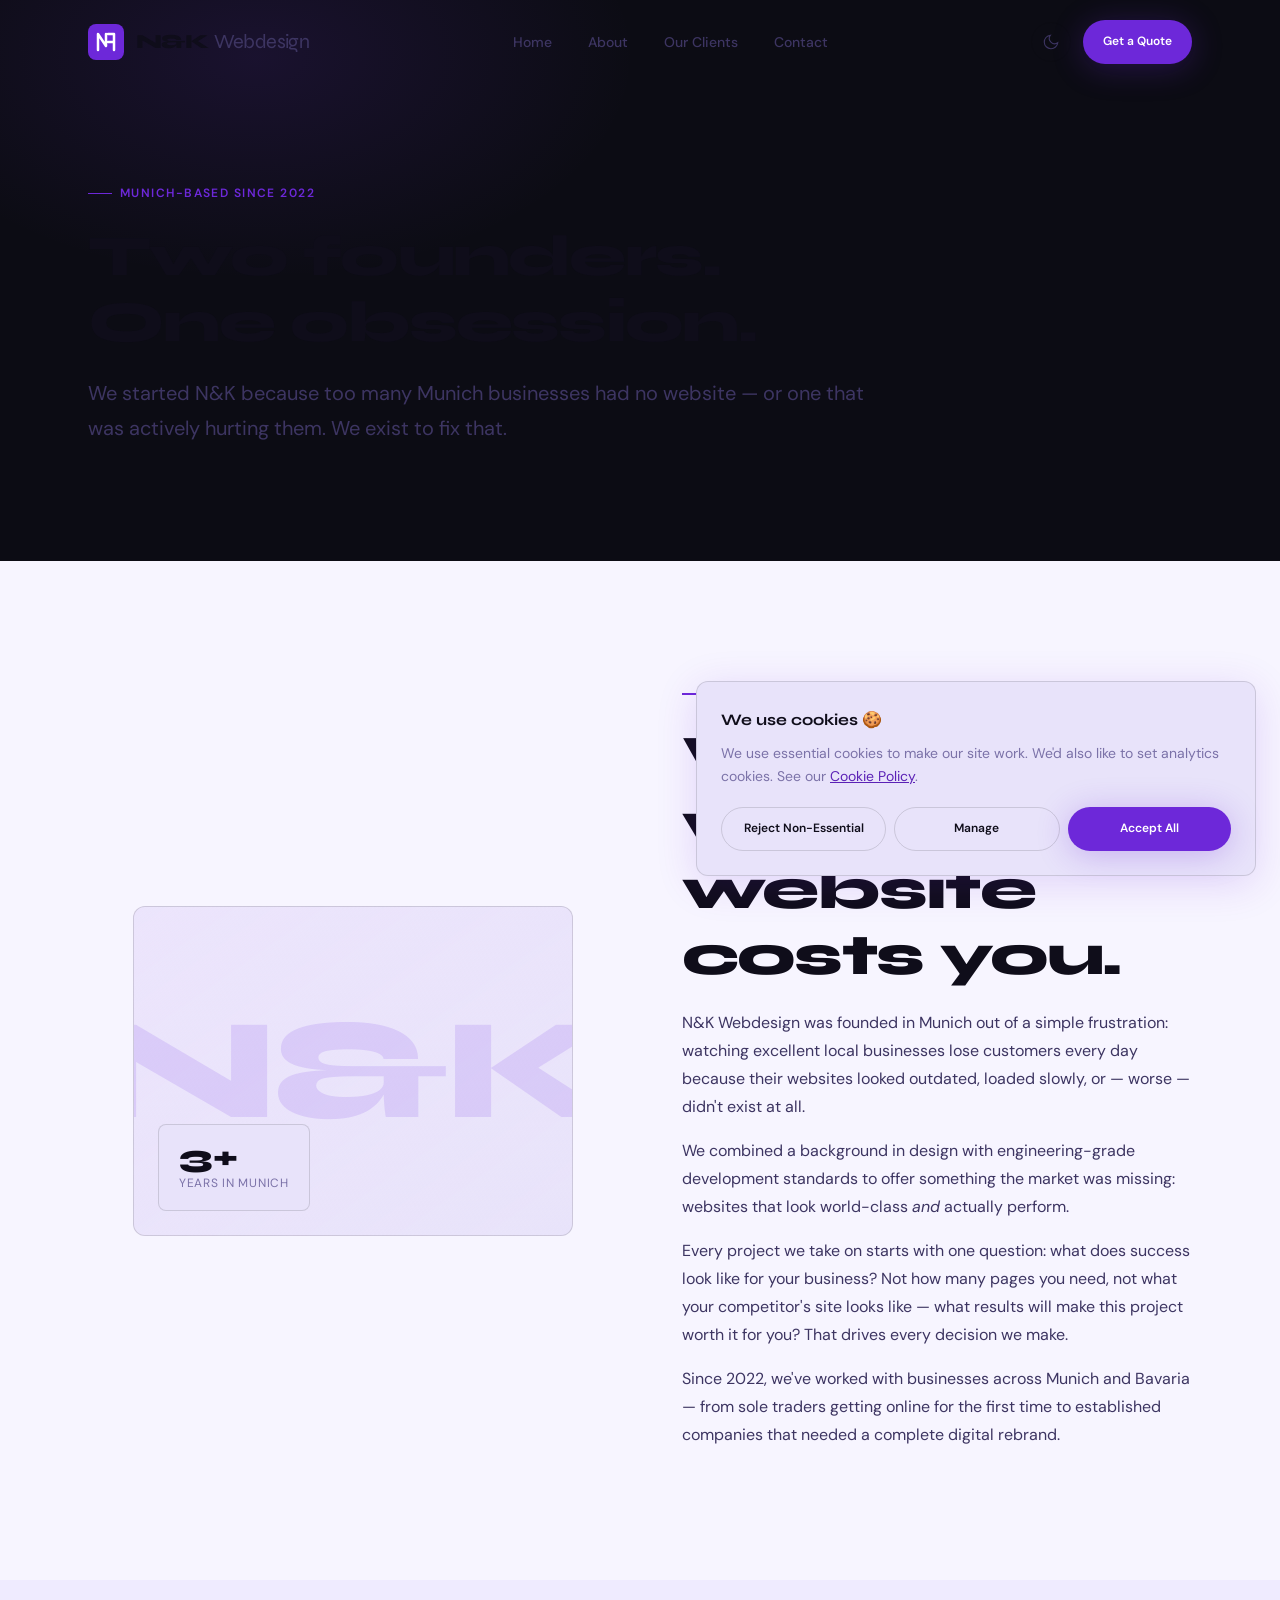
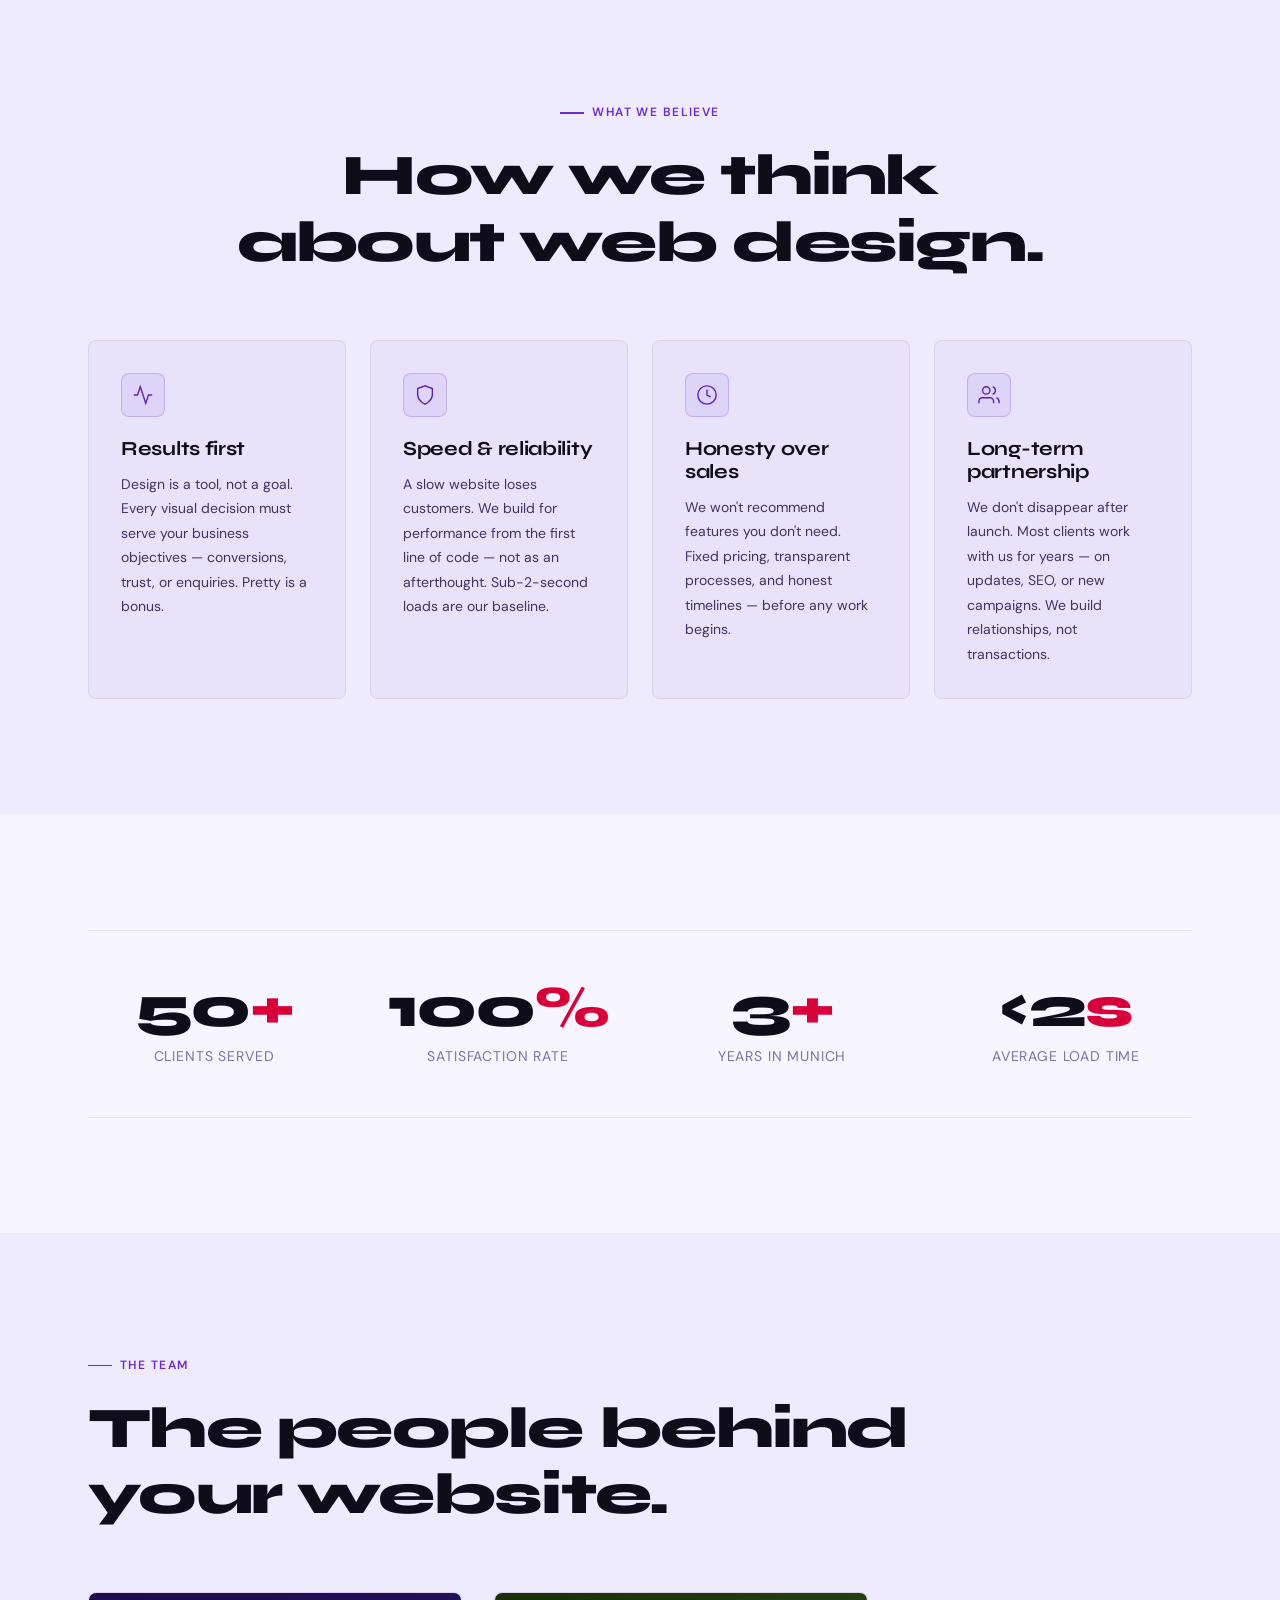
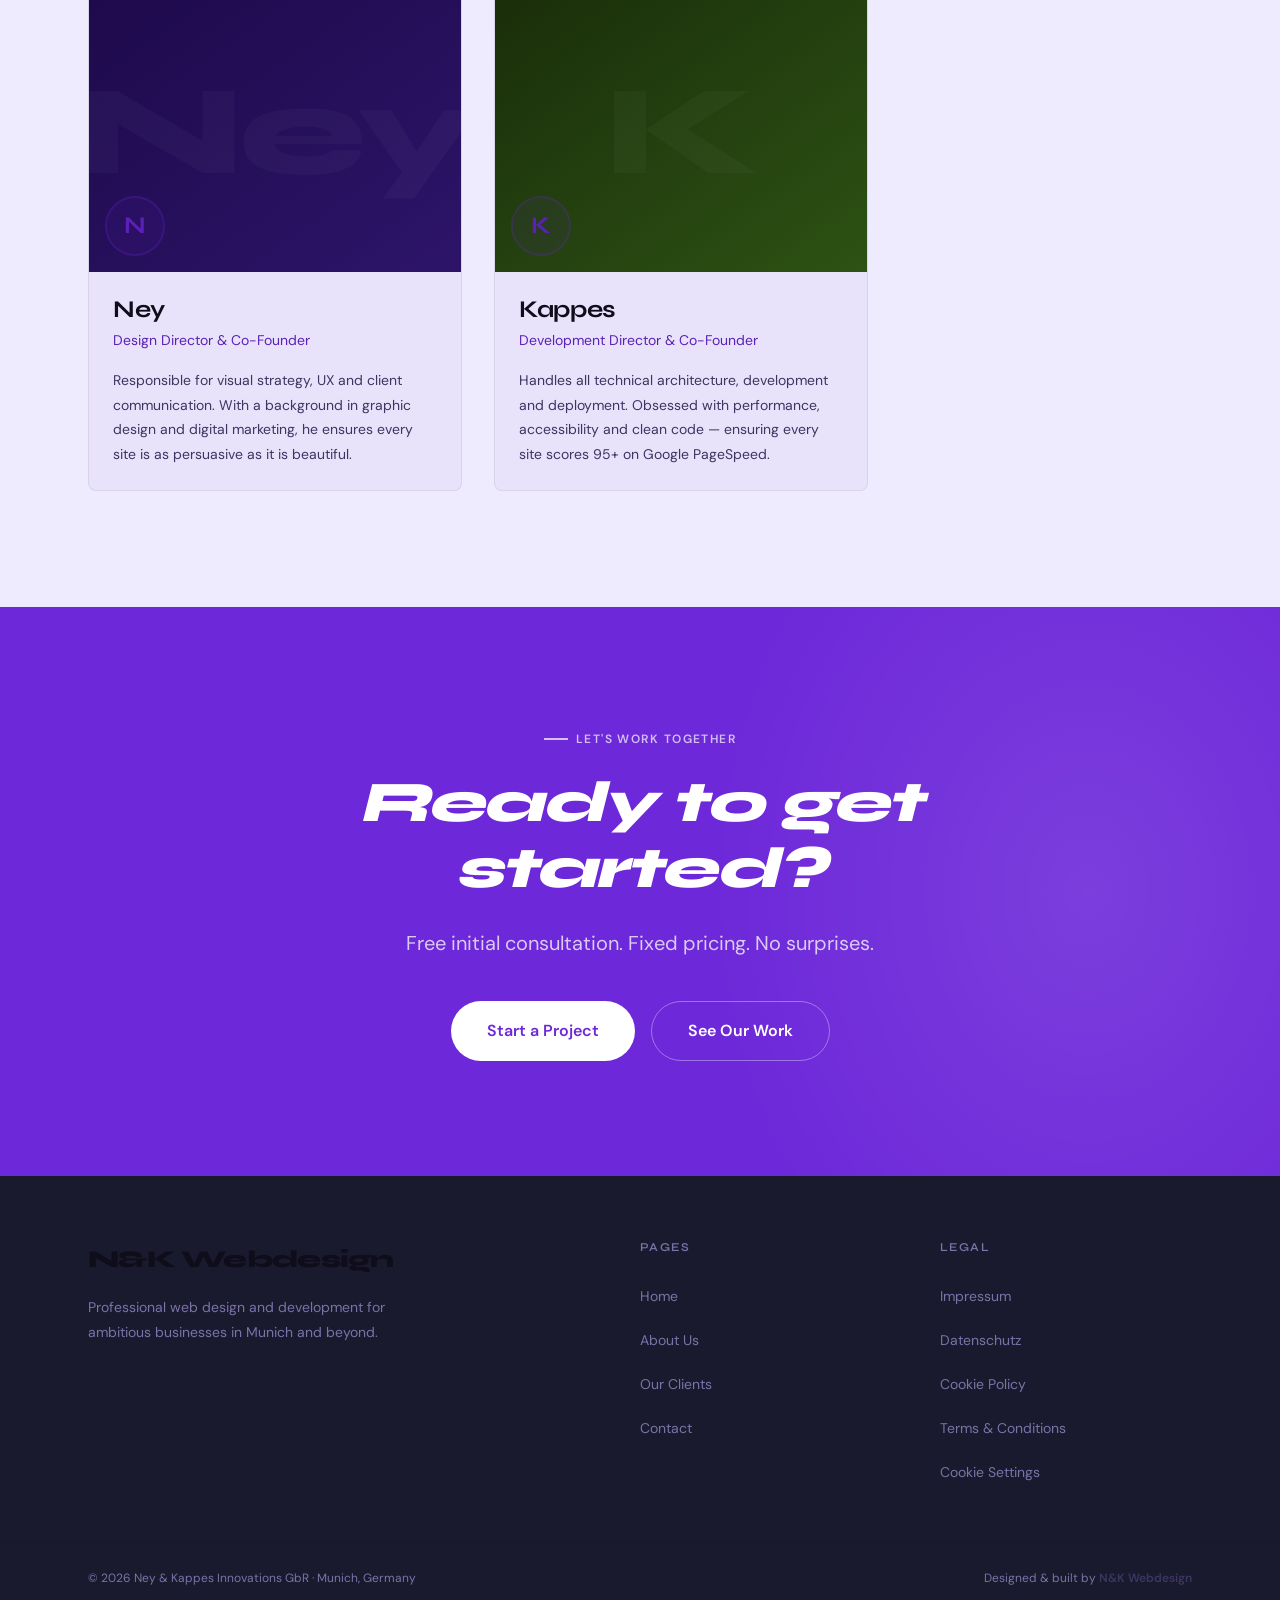
<file: about.html>
<!DOCTYPE html>
<html lang="en" dir="ltr">
<head>
  <meta charset="UTF-8">
  <meta name="viewport" content="width=device-width, initial-scale=1.0">
  <script>if(localStorage.theme==='light'||(localStorage.theme!=='dark'&&matchMedia('(prefers-color-scheme:light)').matches))document.documentElement.classList.add('light-mode')</script>
  <title>About Us | N&K Webdesign Munich</title>
  <meta name="description" content="We're a Munich-based web design studio. Two founders, one focus: building websites that drive real results for local businesses.">
  <link rel="canonical" href="https://nk-webdesign.de/about.html">
  <meta property="og:type"  content="website">
  <meta property="og:url"   content="https://nk-webdesign.de/about.html">
  <meta property="og:title" content="About N&K Webdesign Munich">
  <meta property="og:description" content="We're a Munich-based web design studio specialising in modern websites for businesses.">
  <link rel="icon" href="./favicon.ico" sizes="any">
  <link rel="icon" href="./icon.svg" type="image/svg+xml">
  <meta name="theme-color" content="#7C3AED">
  <link rel="preconnect" href="https://fonts.googleapis.com">
  <link rel="preconnect" href="https://fonts.gstatic.com" crossorigin>
  <link href="https://fonts.googleapis.com/css2?family=Syne:wght@400;600;700;800&family=DM+Sans:ital,wght@0,300;0,400;0,500;0,600;1,400&display=swap" rel="stylesheet">
  <link rel="stylesheet" href="./design-tokens.css">
  <link rel="stylesheet" href="./global.css">
  <link rel="stylesheet" href="./animations.css">
  <link rel="stylesheet" href="./components.css">
  <style>
    /* ── Values grid ── */
    .values-grid {
      display: grid;
      grid-template-columns: 1fr;
      gap: var(--sp-6);
    }
    @media (min-width: 640px)  { .values-grid { grid-template-columns: 1fr 1fr; } }
    @media (min-width: 1024px) { .values-grid { grid-template-columns: repeat(4, 1fr); } }

    .value-card {
      background: var(--c-bg-3);
      border: 1px solid var(--c-border);
      border-radius: var(--r-lg);
      padding: var(--sp-8);
      transition: border-color var(--t-base);
    }
    .value-card:hover { border-color: var(--c-brand-mid); }

    .value-card__icon {
      width: 44px;
      height: 44px;
      border-radius: var(--r-lg);
      background: var(--c-brand-soft);
      border: 1px solid var(--c-brand-mid);
      display: flex;
      align-items: center;
      justify-content: center;
      color: var(--c-text-brand);
      margin-bottom: var(--sp-5);
    }
    .value-card__title {
      font-family: var(--font-display);
      font-size: var(--fs-lg);
      font-weight: var(--fw-bold);
      color: var(--c-text);
      margin-bottom: var(--sp-3);
    }
    .value-card__desc {
      font-size: var(--fs-sm);
      color: var(--c-text-2);
      line-height: var(--lh-relaxed);
    }

    /* ── Story layout ── */
    .story-grid {
      display: grid;
      grid-template-columns: 1fr;
      gap: var(--sp-12);
      align-items: center;
    }
    @media (min-width: 1024px) {
      .story-grid { grid-template-columns: 48% 1fr; gap: var(--sp-16); }
    }

    .story-visual {
      display: flex;
      align-items: center;
      justify-content: center;
    }
    .story-visual__card {
      width: 100%;
      max-width: 440px;
      aspect-ratio: 4/3;
      background: linear-gradient(145deg, var(--c-brand-soft) 0%, var(--c-bg-3) 100%);
      border: 1px solid var(--c-border-2);
      border-radius: var(--r-xl);
      display: flex;
      align-items: center;
      justify-content: center;
      position: relative;
      overflow: hidden;
    }
    .story-visual__text {
      font-family: var(--font-display);
      font-size: clamp(5rem, 15vw, 9rem);
      font-weight: var(--fw-extrabold);
      letter-spacing: var(--ls-tight);
      color: rgba(124, 58, 237, 0.15);
      user-select: none;
    }
    .story-visual__badge {
      position: absolute;
      bottom: var(--sp-6);
      left: var(--sp-6);
      background: var(--c-bg-3);
      border: 1px solid var(--c-border-2);
      border-radius: var(--r-lg);
      padding: var(--sp-4) var(--sp-5);
    }
    .story-visual__badge p:first-child {
      font-family: var(--font-display);
      font-size: var(--fs-2xl);
      font-weight: var(--fw-extrabold);
      color: var(--c-text);
      line-height: 1;
    }
    .story-visual__badge p:last-child {
      font-size: var(--fs-xs);
      color: var(--c-text-3);
      letter-spacing: var(--ls-wide);
      text-transform: uppercase;
    }
  </style>
</head>
<body>
  <a href="#main-content" class="skip-link">Skip to main content</a>

  <!-- Cookie banner -->
  <div id="cookie-banner" hidden role="dialog" aria-label="Cookie consent">
    <p class="cookie-banner__title">We use cookies 🍪</p>
    <p class="cookie-banner__text">We use essential cookies to make our site work. We'd also like to set analytics cookies. See our <a href="./cookies.html">Cookie Policy</a>.</p>
    <div class="cookie-banner__actions">
      <button id="cookie-reject" class="btn btn-secondary btn--sm">Reject Non-Essential</button>
      <button id="cookie-manage" class="btn btn-secondary btn--sm">Manage</button>
      <button id="cookie-accept" class="btn btn-primary  btn--sm">Accept All</button>
    </div>
  </div>
  <div id="cookie-modal" hidden role="dialog" aria-modal="true" aria-label="Cookie preferences" class="cookie-modal">
    <div id="cookie-modal-overlay" class="cookie-modal__overlay"></div>
    <div class="cookie-modal__card">
      <h2 class="cookie-modal__title">Cookie Preferences</h2>
      <div class="cookie-toggle-row"><div class="cookie-toggle-info"><p class="cookie-toggle-name">Essential</p><p class="cookie-toggle-desc">Required. Cannot be disabled.</p></div><label class="toggle-switch"><input type="checkbox" checked disabled><span class="toggle-slider"></span></label></div>
      <div class="cookie-toggle-row"><div class="cookie-toggle-info"><p class="cookie-toggle-name">Analytics</p><p class="cookie-toggle-desc">Google Analytics 4 (anonymised).</p></div><label class="toggle-switch"><input id="toggle-analytics" type="checkbox"><span class="toggle-slider"></span></label></div>
      <div class="cookie-toggle-row"><div class="cookie-toggle-info"><p class="cookie-toggle-name">Marketing</p><p class="cookie-toggle-desc">Relevant ads on other websites.</p></div><label class="toggle-switch"><input id="toggle-marketing" type="checkbox"><span class="toggle-slider"></span></label></div>
      <div class="cookie-modal__footer"><button id="cookie-modal-save" class="btn btn-primary" style="width:100%">Save Preferences</button></div>
    </div>
  </div>

  <!-- ══ HEADER ════════════════════════════════════ -->
  <header id="site-header" class="site-header">
    <nav class="nav wrap" role="navigation" aria-label="Main navigation">
      <a href="./index.html" class="nav__logo" aria-label="N&K Webdesign — home">
        <svg class="nav__logo-icon" width="36" height="36" viewBox="0 0 36 36" fill="none" xmlns="http://www.w3.org/2000/svg" aria-hidden="true"><rect width="36" height="36" rx="8" fill="var(--c-brand)"/><path d="M10 26V10L18 22V10" stroke="white" stroke-width="2.5" stroke-linecap="round" stroke-linejoin="round"/><path d="M20 10h6v16" stroke="white" stroke-width="2.5" stroke-linecap="round" stroke-linejoin="round"/><path d="M20 18h5" stroke="white" stroke-width="2.5" stroke-linecap="round"/></svg>
        <span class="nav__logo-wordmark">N&K <span class="nav__logo-suffix">Webdesign</span></span>
      </a>
      <ul class="nav__links" role="list">
        <li><a href="./index.html"   class="nav__link">Home</a></li>
        <li><a href="./about.html"   class="nav__link" aria-current="page">About</a></li>
        <li><a href="./clients.html" class="nav__link">Our Clients</a></li>
        <li><a href="./contact.html" class="nav__link">Contact</a></li>
      </ul>
      <div class="nav__actions">
        <button class="nav__theme" id="theme-toggle" aria-label="Switch to light mode">
          <svg class="icon icon-sun" width="18" height="18" viewBox="0 0 24 24" fill="none" stroke="currentColor" stroke-width="1.5" aria-hidden="true"><circle cx="12" cy="12" r="4"/><path d="M12 2v2M12 20v2M4.93 4.93l1.41 1.41M17.66 17.66l1.41 1.41M2 12h2M20 12h2M4.93 19.07l1.41-1.41M17.66 6.34l1.41-1.41"/></svg>
          <svg class="icon icon-moon" width="18" height="18" viewBox="0 0 24 24" fill="none" stroke="currentColor" stroke-width="1.5" aria-hidden="true"><path d="M21 12.79A9 9 0 1 1 11.21 3 7 7 0 0 0 21 12.79z"/></svg>
        </button>
        <a href="./contact.html" class="btn btn-primary btn--sm nav__cta">Get a Quote</a>
        <button class="nav__hamburger" id="nav-hamburger" aria-expanded="false" aria-controls="nav-overlay" aria-label="Open menu"><span></span><span></span><span></span></button>
      </div>
    </nav>
    <div class="nav__overlay" id="nav-overlay" hidden role="dialog" aria-modal="true" aria-label="Navigation menu">
      <ul class="nav__overlay-links" role="list">
        <li><a href="./index.html"   class="nav__overlay-link">Home</a></li>
        <li><a href="./about.html"   class="nav__overlay-link" aria-current="page">About</a></li>
        <li><a href="./clients.html" class="nav__overlay-link">Our Clients</a></li>
        <li><a href="./contact.html" class="nav__overlay-link">Contact</a></li>
      </ul>
      <a href="./contact.html" class="btn btn-primary btn--lg">Get a Quote</a>
    </div>
  </header>

  <main id="main-content">

    <!-- ══ PAGE HERO ════════════════════════════════ -->
    <section class="page-hero" aria-label="About us">
      <div class="page-hero__glow" aria-hidden="true"></div>
      <div class="wrap">
        <p class="label hero-animate">Munich-based since 2022</p>
        <h1 class="page-hero__title hero-animate">Two founders.<br>One obsession.</h1>
        <p class="page-hero__sub hero-animate">We started N&K because too many Munich businesses had no website — or one that was actively hurting them. We exist to fix that.</p>
      </div>
    </section>

    <!-- ══ STORY ════════════════════════════════════ -->
    <section class="section bg-default" id="story" aria-labelledby="story-title">
      <div class="wrap">
        <div class="story-grid">
          <div class="story-visual reveal-left" aria-hidden="true">
            <div class="story-visual__card">
              <span class="story-visual__text">N&K</span>
              <div class="story-visual__badge">
                <p>3+</p>
                <p>Years in Munich</p>
              </div>
            </div>
          </div>
          <div class="reveal-right">
            <p class="label">Our story</p>
            <h2 class="section__title" id="story-title">We know what a bad website costs you.</h2>
            <div class="prose">
              <p>N&K Webdesign was founded in Munich out of a simple frustration: watching excellent local businesses lose customers every day because their websites looked outdated, loaded slowly, or — worse — didn't exist at all.</p>
              <p>We combined a background in design with engineering-grade development standards to offer something the market was missing: websites that look world-class <em>and</em> actually perform.</p>
              <p>Every project we take on starts with one question: what does success look like for your business? Not how many pages you need, not what your competitor's site looks like — what results will make this project worth it for you? That drives every decision we make.</p>
              <p>Since 2022, we've worked with businesses across Munich and Bavaria — from sole traders getting online for the first time to established companies that needed a complete digital rebrand.</p>
            </div>
          </div>
        </div>
      </div>
    </section>

    <!-- ══ VALUES ════════════════════════════════════ -->
    <section class="section bg-alt" id="values" aria-labelledby="values-title">
      <div class="wrap">
        <div class="section__header" style="text-align:center">
          <p class="label reveal" style="justify-content:center">What we believe</p>
          <h2 class="section__title reveal" id="values-title">How we think<br>about web design.</h2>
        </div>
        <div class="values-grid reveal-stagger">
          <div class="value-card">
            <div class="value-card__icon">
              <svg width="22" height="22" viewBox="0 0 24 24" fill="none" stroke="currentColor" stroke-width="1.5" aria-hidden="true"><polyline points="22 12 18 12 15 21 9 3 6 12 2 12"/></svg>
            </div>
            <h3 class="value-card__title">Results first</h3>
            <p class="value-card__desc">Design is a tool, not a goal. Every visual decision must serve your business objectives — conversions, trust, or enquiries. Pretty is a bonus.</p>
          </div>
          <div class="value-card">
            <div class="value-card__icon">
              <svg width="22" height="22" viewBox="0 0 24 24" fill="none" stroke="currentColor" stroke-width="1.5" aria-hidden="true"><path d="M12 22s8-4 8-10V5l-8-3-8 3v7c0 6 8 10 8 10z"/></svg>
            </div>
            <h3 class="value-card__title">Speed & reliability</h3>
            <p class="value-card__desc">A slow website loses customers. We build for performance from the first line of code — not as an afterthought. Sub-2-second loads are our baseline.</p>
          </div>
          <div class="value-card">
            <div class="value-card__icon">
              <svg width="22" height="22" viewBox="0 0 24 24" fill="none" stroke="currentColor" stroke-width="1.5" aria-hidden="true"><circle cx="12" cy="12" r="10"/><path d="M12 6v6l4 2"/></svg>
            </div>
            <h3 class="value-card__title">Honesty over sales</h3>
            <p class="value-card__desc">We won't recommend features you don't need. Fixed pricing, transparent processes, and honest timelines — before any work begins.</p>
          </div>
          <div class="value-card">
            <div class="value-card__icon">
              <svg width="22" height="22" viewBox="0 0 24 24" fill="none" stroke="currentColor" stroke-width="1.5" aria-hidden="true"><path d="M17 21v-2a4 4 0 0 0-4-4H5a4 4 0 0 0-4 4v2"/><circle cx="9" cy="7" r="4"/><path d="M23 21v-2a4 4 0 0 0-3-3.87M16 3.13a4 4 0 0 1 0 7.75"/></svg>
            </div>
            <h3 class="value-card__title">Long-term partnership</h3>
            <p class="value-card__desc">We don't disappear after launch. Most clients work with us for years — on updates, SEO, or new campaigns. We build relationships, not transactions.</p>
          </div>
        </div>
      </div>
    </section>

    <!-- ══ STATS ══════════════════════════════════════ -->
    <section class="section bg-default" aria-label="Studio numbers">
      <div class="wrap">
        <div class="stats-strip reveal-stagger">
          <div class="stat">
            <p class="stat__num">50<span class="stat__suffix">+</span></p>
            <p class="stat__label">Clients served</p>
          </div>
          <div class="stat">
            <p class="stat__num">100<span class="stat__suffix">%</span></p>
            <p class="stat__label">Satisfaction rate</p>
          </div>
          <div class="stat">
            <p class="stat__num">3<span class="stat__suffix">+</span></p>
            <p class="stat__label">Years in Munich</p>
          </div>
          <div class="stat">
            <p class="stat__num">&lt;2<span class="stat__suffix">s</span></p>
            <p class="stat__label">Average load time</p>
          </div>
        </div>
      </div>
    </section>

    <!-- ══ TEAM ══════════════════════════════════════ -->
    <section class="section bg-alt" id="team" aria-labelledby="team-title">
      <div class="wrap">
        <div class="section__header">
          <p class="label reveal">The team</p>
          <h2 class="section__title reveal" id="team-title">The people behind<br>your website.</h2>
        </div>
        <div class="team-grid reveal-stagger" style="max-width:780px">
          <article class="team-card">
            <div class="team-card__portrait" style="background:linear-gradient(145deg,#1e0a4b 0%,#2d1469 100%)">
              <span class="team-card__portrait-bg" aria-hidden="true">Ney</span>
              <div class="team-card__initials" aria-hidden="true">N</div><!-- REPLACE: swap initials if needed -->
            </div>
            <div class="team-card__info">
              <h3 class="team-card__name"><!-- REPLACE: First name --> Ney</h3>
              <p class="team-card__role">Design Director &amp; Co-Founder</p>
              <p class="team-card__bio">Responsible for visual strategy, UX and client communication. With a background in graphic design and digital marketing, he ensures every site is as persuasive as it is beautiful.</p>
            </div>
          </article>
          <article class="team-card">
            <div class="team-card__portrait" style="background:linear-gradient(145deg,#1a2e0a 0%,#2d5214 100%)">
              <span class="team-card__portrait-bg" aria-hidden="true">K</span>
              <div class="team-card__initials" aria-hidden="true">K</div>
            </div>
            <div class="team-card__info">
              <h3 class="team-card__name"><!-- REPLACE: First name --> Kappes</h3>
              <p class="team-card__role">Development Director &amp; Co-Founder</p>
              <p class="team-card__bio">Handles all technical architecture, development and deployment. Obsessed with performance, accessibility and clean code — ensuring every site scores 95+ on Google PageSpeed.</p>
            </div>
          </article>
        </div>
      </div>
    </section>

    <!-- ══ CTA BAND ═══════════════════════════════════ -->
    <section class="cta-band" aria-label="Call to action">
      <div class="cta-band__blob" aria-hidden="true"></div>
      <div class="wrap cta-band__inner">
        <p class="cta-band__label">Let's work together</p>
        <h2 class="cta-band__title">Ready to get<br>started?</h2>
        <p class="cta-band__sub">Free initial consultation. Fixed pricing. No surprises.</p>
        <div class="cta-band__actions">
          <a href="./contact.html" class="btn btn-primary btn--lg">Start a Project</a>
          <a href="./clients.html" class="btn btn-secondary btn--lg">See Our Work</a>
        </div>
      </div>
    </section>

  </main>

  <!-- ══ FOOTER ═════════════════════════════════════ -->
  <footer class="footer" role="contentinfo">
    <div class="wrap footer__inner">
      <div>
        <a href="./index.html" class="footer__logo">N&K Webdesign</a>
        <p class="footer__tagline">Professional web design and development for ambitious businesses in Munich and beyond.</p>
      </div>
      <div>
        <h3 class="footer__col-title">Pages</h3>
        <ul role="list">
          <li><a href="./index.html"   class="footer__link">Home</a></li>
          <li><a href="./about.html"   class="footer__link">About Us</a></li>
          <li><a href="./clients.html" class="footer__link">Our Clients</a></li>
          <li><a href="./contact.html" class="footer__link">Contact</a></li>
        </ul>
      </div>
      <div>
        <h3 class="footer__col-title">Legal</h3>
        <ul role="list">
          <li><a href="./impressum.html"      class="footer__link">Impressum</a></li>
          <li><a href="./privacy-policy.html" class="footer__link">Datenschutz</a></li>
          <li><a href="./cookies.html"        class="footer__link">Cookie Policy</a></li>
          <li><a href="./terms.html"          class="footer__link">Terms &amp; Conditions</a></li>
          <li><button class="footer__link" id="cookie-settings-btn">Cookie Settings</button></li>
        </ul>
      </div>
    </div>
    <div class="footer__bottom">
      <div class="wrap footer__bottom-inner">
        <p>© <span id="footer-year"></span> Ney &amp; Kappes Innovations GbR · Munich, Germany</p>
        <p>Designed &amp; built by <strong>N&amp;K Webdesign</strong></p>
      </div>
    </div>
  </footer>

  <script src="./theme.js"             defer></script>
  <script src="./main.js"              defer></script>
  <script src="./scroll-animations.js" defer></script>
  <script src="./cookie-consent.js"    defer></script>
</body>
</html>
</file>
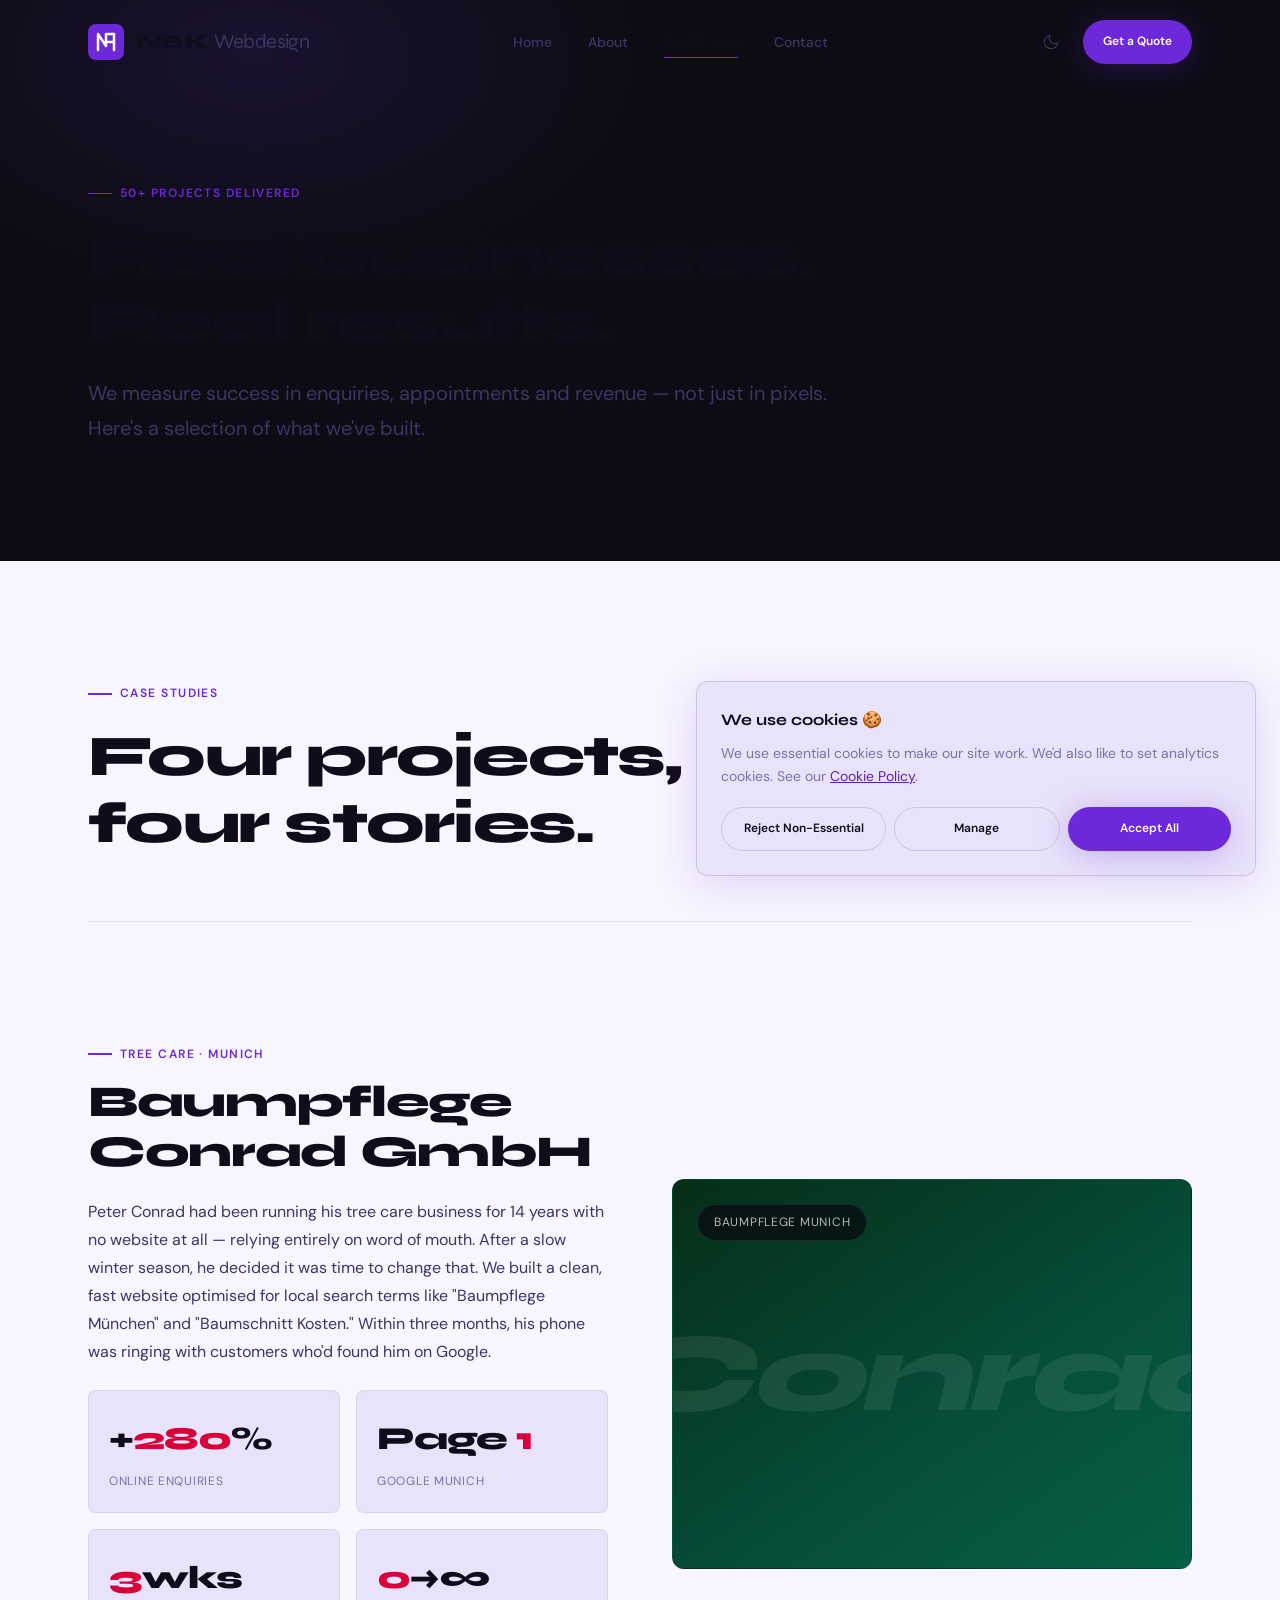
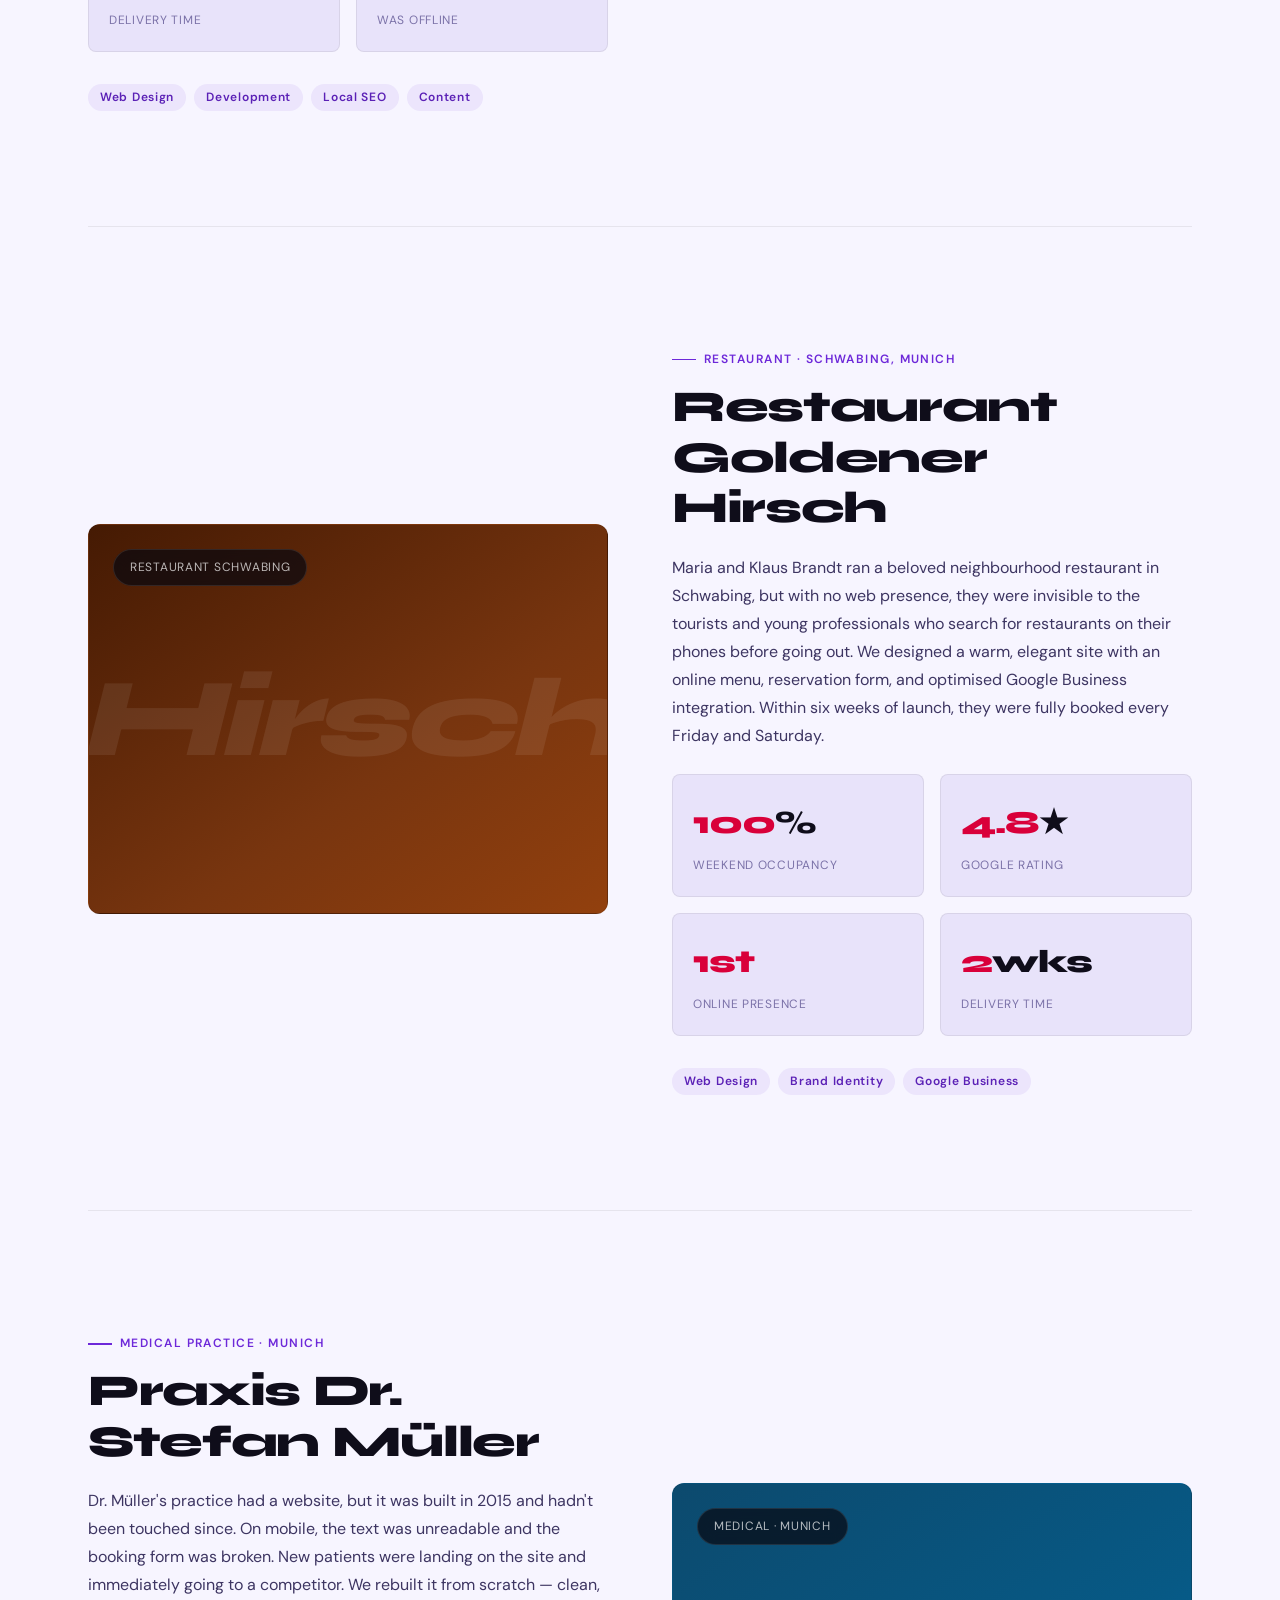
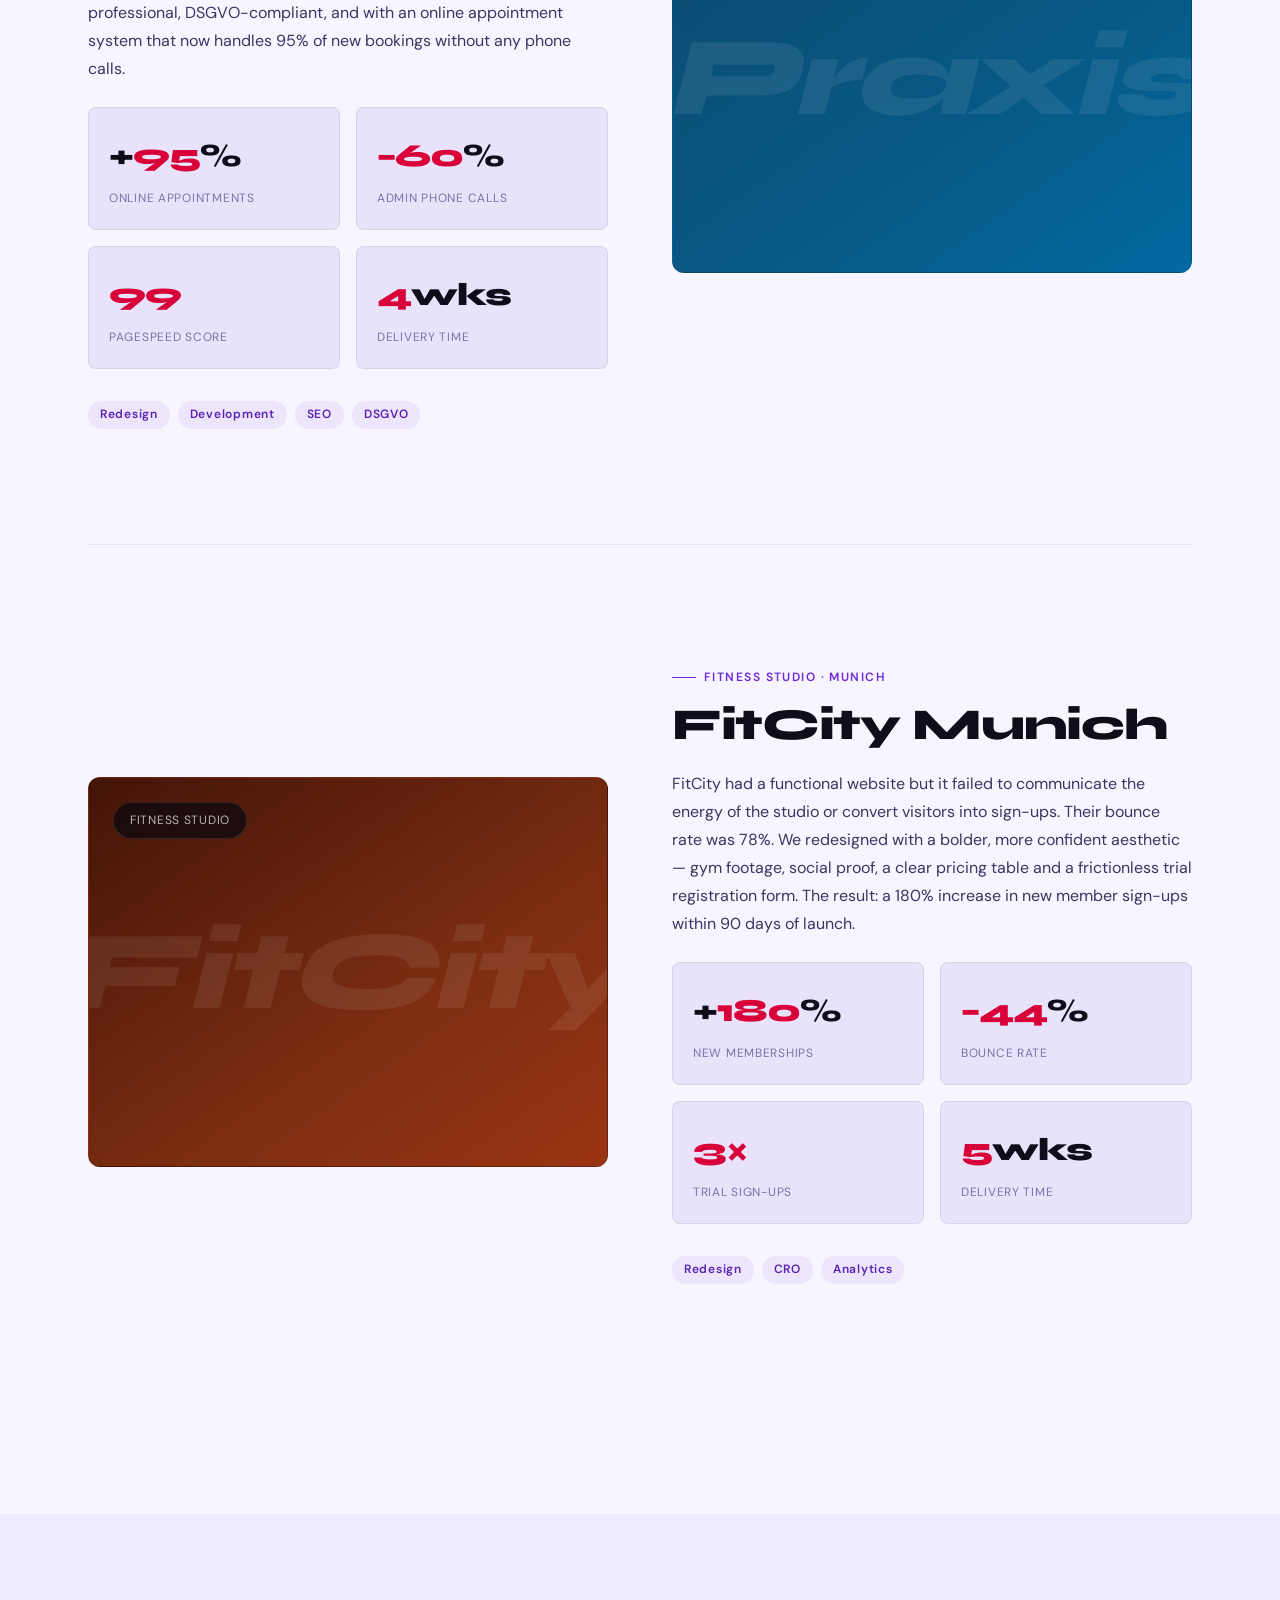
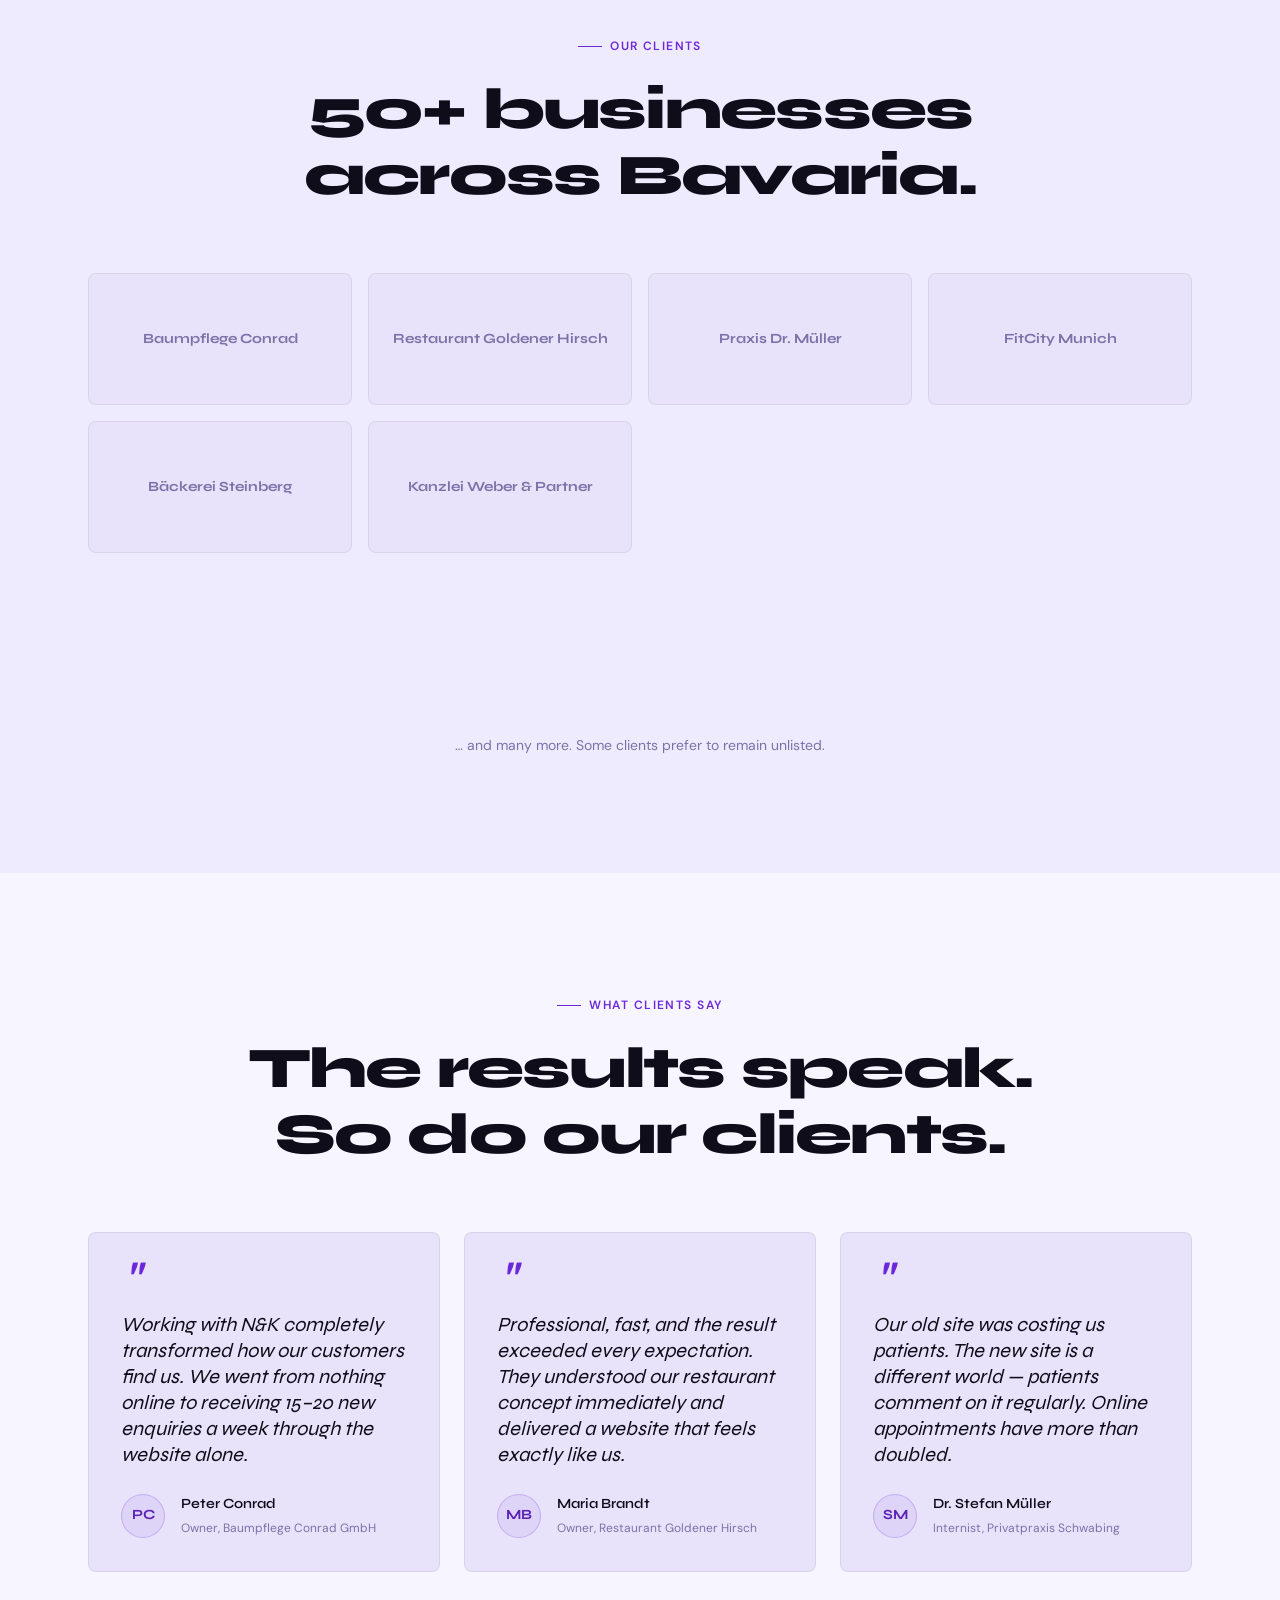
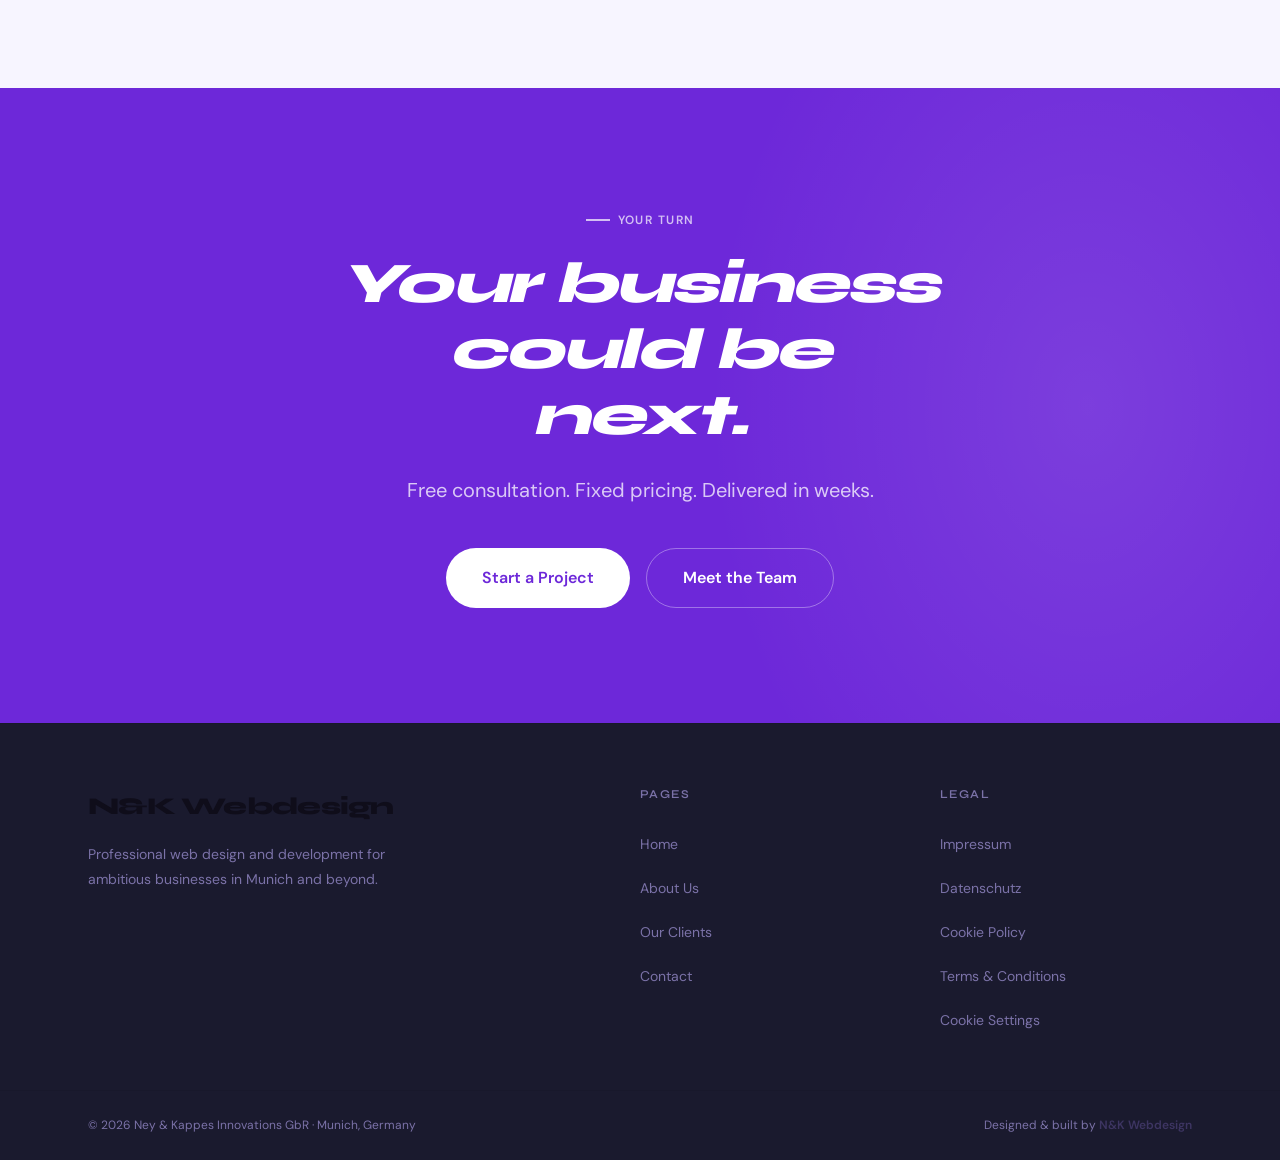
<file: clients.html>
<!DOCTYPE html>
<html lang="en" dir="ltr">
<head>
  <meta charset="UTF-8">
  <meta name="viewport" content="width=device-width, initial-scale=1.0">
  <script>if(localStorage.theme==='light'||(localStorage.theme!=='dark'&&matchMedia('(prefers-color-scheme:light)').matches))document.documentElement.classList.add('light-mode')</script>
  <title>Our Clients & Portfolio | N&K Webdesign Munich</title>
  <meta name="description" content="Real projects, real results. See how N&K Webdesign has helped Munich businesses grow online — from tree care companies to medical practices.">
  <link rel="canonical" href="https://nk-webdesign.de/clients.html">
  <meta property="og:type"  content="website">
  <meta property="og:url"   content="https://nk-webdesign.de/clients.html">
  <meta property="og:title" content="Our Clients & Portfolio — N&K Webdesign Munich">
  <link rel="icon" href="./favicon.ico" sizes="any">
  <link rel="icon" href="./icon.svg" type="image/svg+xml">
  <meta name="theme-color" content="#7C3AED">
  <link rel="preconnect" href="https://fonts.googleapis.com">
  <link rel="preconnect" href="https://fonts.gstatic.com" crossorigin>
  <link href="https://fonts.googleapis.com/css2?family=Syne:wght@400;600;700;800&family=DM+Sans:ital,wght@0,300;0,400;0,500;0,600;1,400&display=swap" rel="stylesheet">
  <link rel="stylesheet" href="./design-tokens.css">
  <link rel="stylesheet" href="./global.css">
  <link rel="stylesheet" href="./animations.css">
  <link rel="stylesheet" href="./components.css">
  <style>
    /* Project card gradients */
    .proj-bg--1 { background: linear-gradient(145deg, #052e16 0%, #064e3b 60%, #065f46 100%); }
    .proj-bg--2 { background: linear-gradient(145deg, #451a03 0%, #78350f 60%, #92400e 100%); }
    .proj-bg--3 { background: linear-gradient(145deg, #0c4a6e 0%, #075985 60%, #0369a1 100%); }
    .proj-bg--4 { background: linear-gradient(145deg, #431407 0%, #7c2d12 60%, #9a3412 100%); }

    /* Case study section */
    .case-study {
      padding-block: var(--section-gap);
      border-top: 1px solid var(--c-border);
    }
    .case-study:first-child { border-top: none; }

    .case-study__grid {
      display: grid;
      grid-template-columns: 1fr;
      gap: var(--sp-12);
      align-items: center;
    }
    @media (min-width: 1024px) {
      .case-study__grid { grid-template-columns: 1fr 1fr; gap: var(--sp-16); }
      .case-study:nth-child(even) .case-study__visual { order: -1; }
    }

    .case-study__visual {
      aspect-ratio: 4/3;
      border-radius: var(--r-xl);
      overflow: hidden;
      position: relative;
      border: 1px solid var(--c-border);
    }
    .case-study__visual-inner {
      position: absolute;
      inset: 0;
      display: flex;
      align-items: center;
      justify-content: center;
    }
    .case-study__visual-text {
      font-family: var(--font-display);
      font-size: clamp(3rem, 12vw, 7rem);
      font-weight: var(--fw-extrabold);
      font-style: italic;
      color: rgba(255,255,255,0.08);
      letter-spacing: -0.04em;
      user-select: none;
    }
    .case-study__visual-badge {
      position: absolute;
      top: var(--sp-6);
      left: var(--sp-6);
      background: rgba(8,8,16,0.7);
      backdrop-filter: blur(8px);
      border: 1px solid rgba(255,255,255,0.1);
      border-radius: var(--r-full);
      padding: var(--sp-2) var(--sp-4);
      font-size: var(--fs-xs);
      letter-spacing: var(--ls-wide);
      text-transform: uppercase;
      color: rgba(255,255,255,0.7);
    }

    .case-study__label { margin-bottom: var(--sp-3); }
    .case-study__title {
      font-family: var(--font-display);
      font-size: var(--fs-3xl);
      font-weight: var(--fw-extrabold);
      letter-spacing: var(--ls-tight);
      line-height: var(--lh-tight);
      color: var(--c-text);
      margin-bottom: var(--sp-5);
    }
    .case-study__desc { margin-bottom: var(--sp-6); }
    .case-study__results {
      display: grid;
      grid-template-columns: 1fr 1fr;
      gap: var(--sp-4);
      margin-bottom: var(--sp-8);
    }
    .result-item {
      background: var(--c-bg-3);
      border: 1px solid var(--c-border);
      border-radius: var(--r-lg);
      padding: var(--sp-5);
    }
    .result-item__num {
      font-family: var(--font-display);
      font-size: var(--fs-2xl);
      font-weight: var(--fw-extrabold);
      color: var(--c-text);
      letter-spacing: var(--ls-tight);
      margin-bottom: var(--sp-1);
    }
    .result-item__num span { color: var(--c-accent); }
    .result-item__label { font-size: var(--fs-xs); color: var(--c-text-3); text-transform: uppercase; letter-spacing: var(--ls-wide); }

    .case-study__services {
      display: flex;
      flex-wrap: wrap;
      gap: var(--sp-2);
    }

    /* Client logos grid */
    .logos-grid {
      display: grid;
      grid-template-columns: repeat(2, 1fr);
      gap: var(--sp-4);
    }
    @media (min-width: 640px)  { .logos-grid { grid-template-columns: repeat(3, 1fr); } }
    @media (min-width: 1024px) { .logos-grid { grid-template-columns: repeat(4, 1fr); } }

    .logo-tile {
      background: var(--c-bg-3);
      border: 1px solid var(--c-border);
      border-radius: var(--r-lg);
      aspect-ratio: 2/1;
      display: flex;
      align-items: center;
      justify-content: center;
      transition: border-color var(--t-base);
    }
    .logo-tile:hover { border-color: var(--c-border-2); }
    .logo-tile__name {
      font-family: var(--font-display);
      font-weight: var(--fw-bold);
      font-size: var(--fs-sm);
      color: var(--c-text-3);
      text-align: center;
      padding: var(--sp-3);
    }
  </style>
</head>
<body>
  <a href="#main-content" class="skip-link">Skip to main content</a>

  <!-- Cookie banner -->
  <div id="cookie-banner" hidden role="dialog" aria-label="Cookie consent">
    <p class="cookie-banner__title">We use cookies 🍪</p>
    <p class="cookie-banner__text">We use essential cookies to make our site work. We'd also like to set analytics cookies. See our <a href="./cookies.html">Cookie Policy</a>.</p>
    <div class="cookie-banner__actions">
      <button id="cookie-reject" class="btn btn-secondary btn--sm">Reject Non-Essential</button>
      <button id="cookie-manage" class="btn btn-secondary btn--sm">Manage</button>
      <button id="cookie-accept" class="btn btn-primary  btn--sm">Accept All</button>
    </div>
  </div>
  <div id="cookie-modal" hidden role="dialog" aria-modal="true" aria-label="Cookie preferences" class="cookie-modal">
    <div id="cookie-modal-overlay" class="cookie-modal__overlay"></div>
    <div class="cookie-modal__card">
      <h2 class="cookie-modal__title">Cookie Preferences</h2>
      <div class="cookie-toggle-row"><div class="cookie-toggle-info"><p class="cookie-toggle-name">Essential</p><p class="cookie-toggle-desc">Required. Cannot be disabled.</p></div><label class="toggle-switch"><input type="checkbox" checked disabled><span class="toggle-slider"></span></label></div>
      <div class="cookie-toggle-row"><div class="cookie-toggle-info"><p class="cookie-toggle-name">Analytics</p><p class="cookie-toggle-desc">Google Analytics 4 (anonymised).</p></div><label class="toggle-switch"><input id="toggle-analytics" type="checkbox"><span class="toggle-slider"></span></label></div>
      <div class="cookie-toggle-row"><div class="cookie-toggle-info"><p class="cookie-toggle-name">Marketing</p><p class="cookie-toggle-desc">Relevant ads on other websites.</p></div><label class="toggle-switch"><input id="toggle-marketing" type="checkbox"><span class="toggle-slider"></span></label></div>
      <div class="cookie-modal__footer"><button id="cookie-modal-save" class="btn btn-primary" style="width:100%">Save Preferences</button></div>
    </div>
  </div>

  <!-- ══ HEADER ════════════════════════════════════ -->
  <header id="site-header" class="site-header">
    <nav class="nav wrap" role="navigation" aria-label="Main navigation">
      <a href="./index.html" class="nav__logo" aria-label="N&K Webdesign — home">
        <svg class="nav__logo-icon" width="36" height="36" viewBox="0 0 36 36" fill="none" xmlns="http://www.w3.org/2000/svg" aria-hidden="true"><rect width="36" height="36" rx="8" fill="var(--c-brand)"/><path d="M10 26V10L18 22V10" stroke="white" stroke-width="2.5" stroke-linecap="round" stroke-linejoin="round"/><path d="M20 10h6v16" stroke="white" stroke-width="2.5" stroke-linecap="round" stroke-linejoin="round"/><path d="M20 18h5" stroke="white" stroke-width="2.5" stroke-linecap="round"/></svg>
        <span class="nav__logo-wordmark">N&K <span class="nav__logo-suffix">Webdesign</span></span>
      </a>
      <ul class="nav__links" role="list">
        <li><a href="./index.html"   class="nav__link">Home</a></li>
        <li><a href="./about.html"   class="nav__link">About</a></li>
        <li><a href="./clients.html" class="nav__link" aria-current="page">Our Clients</a></li>
        <li><a href="./contact.html" class="nav__link">Contact</a></li>
      </ul>
      <div class="nav__actions">
        <button class="nav__theme" id="theme-toggle" aria-label="Switch to light mode">
          <svg class="icon icon-sun" width="18" height="18" viewBox="0 0 24 24" fill="none" stroke="currentColor" stroke-width="1.5" aria-hidden="true"><circle cx="12" cy="12" r="4"/><path d="M12 2v2M12 20v2M4.93 4.93l1.41 1.41M17.66 17.66l1.41 1.41M2 12h2M20 12h2M4.93 19.07l1.41-1.41M17.66 6.34l1.41-1.41"/></svg>
          <svg class="icon icon-moon" width="18" height="18" viewBox="0 0 24 24" fill="none" stroke="currentColor" stroke-width="1.5" aria-hidden="true"><path d="M21 12.79A9 9 0 1 1 11.21 3 7 7 0 0 0 21 12.79z"/></svg>
        </button>
        <a href="./contact.html" class="btn btn-primary btn--sm nav__cta">Get a Quote</a>
        <button class="nav__hamburger" id="nav-hamburger" aria-expanded="false" aria-controls="nav-overlay" aria-label="Open menu"><span></span><span></span><span></span></button>
      </div>
    </nav>
    <div class="nav__overlay" id="nav-overlay" hidden role="dialog" aria-modal="true" aria-label="Navigation menu">
      <ul class="nav__overlay-links" role="list">
        <li><a href="./index.html"   class="nav__overlay-link">Home</a></li>
        <li><a href="./about.html"   class="nav__overlay-link">About</a></li>
        <li><a href="./clients.html" class="nav__overlay-link" aria-current="page">Our Clients</a></li>
        <li><a href="./contact.html" class="nav__overlay-link">Contact</a></li>
      </ul>
      <a href="./contact.html" class="btn btn-primary btn--lg">Get a Quote</a>
    </div>
  </header>

  <main id="main-content">

    <!-- ══ PAGE HERO ════════════════════════════════ -->
    <section class="page-hero" aria-label="Our clients">
      <div class="page-hero__glow" aria-hidden="true"></div>
      <div class="wrap">
        <p class="label hero-animate">50+ projects delivered</p>
        <h1 class="page-hero__title hero-animate">Real businesses.<br>Real results.</h1>
        <p class="page-hero__sub hero-animate">We measure success in enquiries, appointments and revenue — not just in pixels. Here's a selection of what we've built.</p>
      </div>
    </section>

    <!-- ══ CASE STUDIES ══════════════════════════════ -->
    <section class="section bg-default" aria-labelledby="cases-title">
      <div class="wrap">
        <p class="label reveal">Case studies</p>
        <h2 class="section__title reveal" id="cases-title" style="margin-bottom:var(--sp-16)">Four projects,<br>four stories.</h2>

        <!-- Case 1: Baumpflege Conrad -->
        <div class="case-study">
          <div class="case-study__grid">
            <div class="reveal-left">
              <p class="label case-study__label">Tree Care · Munich</p>
              <h3 class="case-study__title">Baumpflege Conrad GmbH</h3>
              <p class="case-study__desc">Peter Conrad had been running his tree care business for 14 years with no website at all — relying entirely on word of mouth. After a slow winter season, he decided it was time to change that. We built a clean, fast website optimised for local search terms like "Baumpflege München" and "Baumschnitt Kosten." Within three months, his phone was ringing with customers who'd found him on Google.</p>
              <div class="case-study__results">
                <div class="result-item">
                  <p class="result-item__num">+<span>280</span>%</p>
                  <p class="result-item__label">Online enquiries</p>
                </div>
                <div class="result-item">
                  <p class="result-item__num">Page <span>1</span></p>
                  <p class="result-item__label">Google Munich</p>
                </div>
                <div class="result-item">
                  <p class="result-item__num"><span>3</span>wks</p>
                  <p class="result-item__label">Delivery time</p>
                </div>
                <div class="result-item">
                  <p class="result-item__num"><span>0</span>→∞</p>
                  <p class="result-item__label">Was offline</p>
                </div>
              </div>
              <div class="case-study__services">
                <span class="badge badge--brand">Web Design</span>
                <span class="badge badge--brand">Development</span>
                <span class="badge badge--brand">Local SEO</span>
                <span class="badge badge--brand">Content</span>
              </div>
            </div>
            <div class="case-study__visual proj-bg--1 reveal-right">
              <div class="case-study__visual-inner"><span class="case-study__visual-text">Conrad</span></div>
              <div class="case-study__visual-badge">Baumpflege Munich</div>
            </div>
          </div>
        </div>

        <!-- Case 2: Restaurant Goldener Hirsch -->
        <div class="case-study">
          <div class="case-study__grid">
            <div class="case-study__visual proj-bg--2 reveal-left">
              <div class="case-study__visual-inner"><span class="case-study__visual-text">Hirsch</span></div>
              <div class="case-study__visual-badge">Restaurant Schwabing</div>
            </div>
            <div class="reveal-right">
              <p class="label case-study__label">Restaurant · Schwabing, Munich</p>
              <h3 class="case-study__title">Restaurant Goldener Hirsch</h3>
              <p class="case-study__desc">Maria and Klaus Brandt ran a beloved neighbourhood restaurant in Schwabing, but with no web presence, they were invisible to the tourists and young professionals who search for restaurants on their phones before going out. We designed a warm, elegant site with an online menu, reservation form, and optimised Google Business integration. Within six weeks of launch, they were fully booked every Friday and Saturday.</p>
              <div class="case-study__results">
                <div class="result-item">
                  <p class="result-item__num"><span>100</span>%</p>
                  <p class="result-item__label">Weekend occupancy</p>
                </div>
                <div class="result-item">
                  <p class="result-item__num"><span>4.8</span>★</p>
                  <p class="result-item__label">Google rating</p>
                </div>
                <div class="result-item">
                  <p class="result-item__num"><span>1st</span></p>
                  <p class="result-item__label">Online presence</p>
                </div>
                <div class="result-item">
                  <p class="result-item__num"><span>2</span>wks</p>
                  <p class="result-item__label">Delivery time</p>
                </div>
              </div>
              <div class="case-study__services">
                <span class="badge badge--brand">Web Design</span>
                <span class="badge badge--brand">Brand Identity</span>
                <span class="badge badge--brand">Google Business</span>
              </div>
            </div>
          </div>
        </div>

        <!-- Case 3: Dr. Müller -->
        <div class="case-study">
          <div class="case-study__grid">
            <div class="reveal-left">
              <p class="label case-study__label">Medical Practice · Munich</p>
              <h3 class="case-study__title">Praxis Dr. Stefan Müller</h3>
              <p class="case-study__desc">Dr. Müller's practice had a website, but it was built in 2015 and hadn't been touched since. On mobile, the text was unreadable and the booking form was broken. New patients were landing on the site and immediately going to a competitor. We rebuilt it from scratch — clean, professional, DSGVO-compliant, and with an online appointment system that now handles 95% of new bookings without any phone calls.</p>
              <div class="case-study__results">
                <div class="result-item">
                  <p class="result-item__num">+<span>95</span>%</p>
                  <p class="result-item__label">Online appointments</p>
                </div>
                <div class="result-item">
                  <p class="result-item__num"><span>−60</span>%</p>
                  <p class="result-item__label">Admin phone calls</p>
                </div>
                <div class="result-item">
                  <p class="result-item__num"><span>99</span></p>
                  <p class="result-item__label">PageSpeed score</p>
                </div>
                <div class="result-item">
                  <p class="result-item__num"><span>4</span>wks</p>
                  <p class="result-item__label">Delivery time</p>
                </div>
              </div>
              <div class="case-study__services">
                <span class="badge badge--brand">Redesign</span>
                <span class="badge badge--brand">Development</span>
                <span class="badge badge--brand">SEO</span>
                <span class="badge badge--brand">DSGVO</span>
              </div>
            </div>
            <div class="case-study__visual proj-bg--3 reveal-right">
              <div class="case-study__visual-inner"><span class="case-study__visual-text">Praxis</span></div>
              <div class="case-study__visual-badge">Medical · Munich</div>
            </div>
          </div>
        </div>

        <!-- Case 4: FitCity Munich -->
        <div class="case-study">
          <div class="case-study__grid">
            <div class="case-study__visual proj-bg--4 reveal-left">
              <div class="case-study__visual-inner"><span class="case-study__visual-text">FitCity</span></div>
              <div class="case-study__visual-badge">Fitness Studio</div>
            </div>
            <div class="reveal-right">
              <p class="label case-study__label">Fitness Studio · Munich</p>
              <h3 class="case-study__title">FitCity Munich</h3>
              <p class="case-study__desc">FitCity had a functional website but it failed to communicate the energy of the studio or convert visitors into sign-ups. Their bounce rate was 78%. We redesigned with a bolder, more confident aesthetic — gym footage, social proof, a clear pricing table and a frictionless trial registration form. The result: a 180% increase in new member sign-ups within 90 days of launch.</p>
              <div class="case-study__results">
                <div class="result-item">
                  <p class="result-item__num">+<span>180</span>%</p>
                  <p class="result-item__label">New memberships</p>
                </div>
                <div class="result-item">
                  <p class="result-item__num"><span>−44</span>%</p>
                  <p class="result-item__label">Bounce rate</p>
                </div>
                <div class="result-item">
                  <p class="result-item__num"><span>3×</span></p>
                  <p class="result-item__label">Trial sign-ups</p>
                </div>
                <div class="result-item">
                  <p class="result-item__num"><span>5</span>wks</p>
                  <p class="result-item__label">Delivery time</p>
                </div>
              </div>
              <div class="case-study__services">
                <span class="badge badge--brand">Redesign</span>
                <span class="badge badge--brand">CRO</span>
                <span class="badge badge--brand">Analytics</span>
              </div>
            </div>
          </div>
        </div>

      </div>
    </section>

    <!-- ══ ALL CLIENTS GRID ══════════════════════════ -->
    <section class="section bg-alt" aria-labelledby="all-clients-title">
      <div class="wrap">
        <div class="section__header" style="text-align:center">
          <p class="label reveal" style="justify-content:center">Our clients</p>
          <h2 class="section__title reveal" id="all-clients-title">50+ businesses<br>across Bavaria.</h2>
        </div>
        <div class="logos-grid reveal-stagger">
          <div class="logo-tile"><p class="logo-tile__name">Baumpflege Conrad</p></div>
          <div class="logo-tile"><p class="logo-tile__name">Restaurant Goldener Hirsch</p></div>
          <div class="logo-tile"><p class="logo-tile__name">Praxis Dr. Müller</p></div>
          <div class="logo-tile"><p class="logo-tile__name">FitCity Munich</p></div>
          <div class="logo-tile"><p class="logo-tile__name">Bäckerei Steinberg</p></div>
          <div class="logo-tile"><p class="logo-tile__name">Kanzlei Weber &amp; Partner</p></div>
          <div class="logo-tile"><p class="logo-tile__name">Auto-Service Riedl</p></div>
          <div class="logo-tile"><p class="logo-tile__name">Kosmetik Salon Iris</p></div>
          <div class="logo-tile"><p class="logo-tile__name">Steuerberatung Huber</p></div>
          <div class="logo-tile"><p class="logo-tile__name">Physiotherapie Zentrum</p></div>
          <div class="logo-tile"><p class="logo-tile__name">Fotostudio Lehmann</p></div>
          <div class="logo-tile"><p class="logo-tile__name">Café Mariahilf</p></div>
        </div>
        <p class="text-muted" style="text-align:center;margin-top:var(--sp-8);font-size:var(--fs-sm)">… and many more. Some clients prefer to remain unlisted.</p>
      </div>
    </section>

    <!-- ══ TESTIMONIALS ══════════════════════════════ -->
    <section class="section bg-default" aria-labelledby="testimonials-title">
      <div class="wrap">
        <div class="section__header" style="text-align:center">
          <p class="label reveal" style="justify-content:center">What clients say</p>
          <h2 class="section__title reveal" id="testimonials-title">The results speak.<br>So do our clients.</h2>
        </div>
        <div class="testimonials__grid reveal-stagger">
          <article class="testimonial-card">
            <p class="testimonial-card__quote">Working with N&K completely transformed how our customers find us. We went from nothing online to receiving 15–20 new enquiries a week through the website alone.</p>
            <div class="testimonial-card__author">
              <div class="testimonial-card__avatar">PC</div>
              <div>
                <p class="testimonial-card__name">Peter Conrad</p>
                <p class="testimonial-card__role">Owner, Baumpflege Conrad GmbH</p>
              </div>
            </div>
          </article>
          <article class="testimonial-card">
            <p class="testimonial-card__quote">Professional, fast, and the result exceeded every expectation. They understood our restaurant concept immediately and delivered a website that feels exactly like us.</p>
            <div class="testimonial-card__author">
              <div class="testimonial-card__avatar">MB</div>
              <div>
                <p class="testimonial-card__name">Maria Brandt</p>
                <p class="testimonial-card__role">Owner, Restaurant Goldener Hirsch</p>
              </div>
            </div>
          </article>
          <article class="testimonial-card">
            <p class="testimonial-card__quote">Our old site was costing us patients. The new site is a different world — patients comment on it regularly. Online appointments have more than doubled.</p>
            <div class="testimonial-card__author">
              <div class="testimonial-card__avatar">SM</div>
              <div>
                <p class="testimonial-card__name">Dr. Stefan Müller</p>
                <p class="testimonial-card__role">Internist, Privatpraxis Schwabing</p>
              </div>
            </div>
          </article>
        </div>
      </div>
    </section>

    <!-- ══ CTA BAND ═══════════════════════════════════ -->
    <section class="cta-band" aria-label="Call to action">
      <div class="cta-band__blob" aria-hidden="true"></div>
      <div class="wrap cta-band__inner">
        <p class="cta-band__label">Your turn</p>
        <h2 class="cta-band__title">Your business<br>could be next.</h2>
        <p class="cta-band__sub">Free consultation. Fixed pricing. Delivered in weeks.</p>
        <div class="cta-band__actions">
          <a href="./contact.html" class="btn btn-primary btn--lg">Start a Project</a>
          <a href="./about.html"   class="btn btn-secondary btn--lg">Meet the Team</a>
        </div>
      </div>
    </section>

  </main>

  <!-- ══ FOOTER ═════════════════════════════════════ -->
  <footer class="footer" role="contentinfo">
    <div class="wrap footer__inner">
      <div>
        <a href="./index.html" class="footer__logo">N&K Webdesign</a>
        <p class="footer__tagline">Professional web design and development for ambitious businesses in Munich and beyond.</p>
      </div>
      <div>
        <h3 class="footer__col-title">Pages</h3>
        <ul role="list">
          <li><a href="./index.html"   class="footer__link">Home</a></li>
          <li><a href="./about.html"   class="footer__link">About Us</a></li>
          <li><a href="./clients.html" class="footer__link">Our Clients</a></li>
          <li><a href="./contact.html" class="footer__link">Contact</a></li>
        </ul>
      </div>
      <div>
        <h3 class="footer__col-title">Legal</h3>
        <ul role="list">
          <li><a href="./impressum.html"      class="footer__link">Impressum</a></li>
          <li><a href="./privacy-policy.html" class="footer__link">Datenschutz</a></li>
          <li><a href="./cookies.html"        class="footer__link">Cookie Policy</a></li>
          <li><a href="./terms.html"          class="footer__link">Terms &amp; Conditions</a></li>
          <li><button class="footer__link" id="cookie-settings-btn">Cookie Settings</button></li>
        </ul>
      </div>
    </div>
    <div class="footer__bottom">
      <div class="wrap footer__bottom-inner">
        <p>© <span id="footer-year"></span> Ney &amp; Kappes Innovations GbR · Munich, Germany</p>
        <p>Designed &amp; built by <strong>N&amp;K Webdesign</strong></p>
      </div>
    </div>
  </footer>

  <script src="./theme.js"             defer></script>
  <script src="./main.js"              defer></script>
  <script src="./scroll-animations.js" defer></script>
  <script src="./cookie-consent.js"    defer></script>
</body>
</html>
</file>
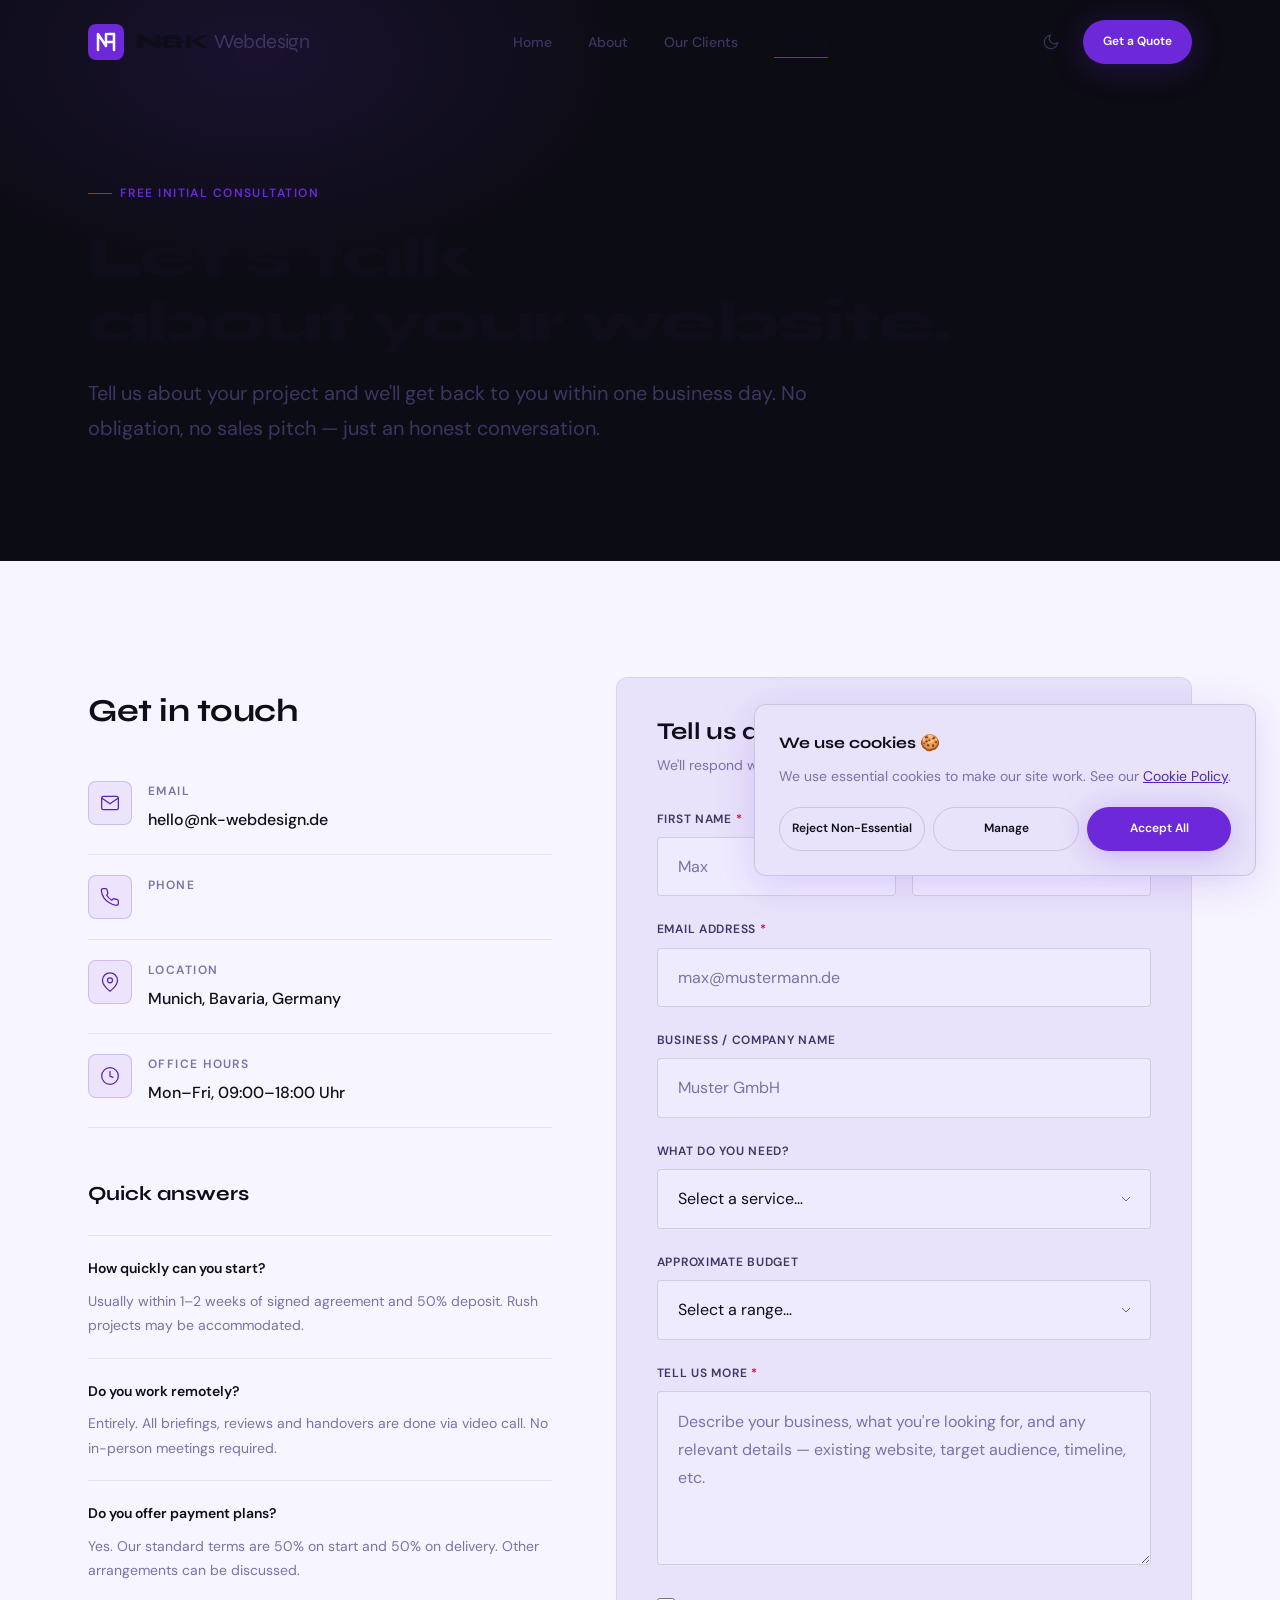
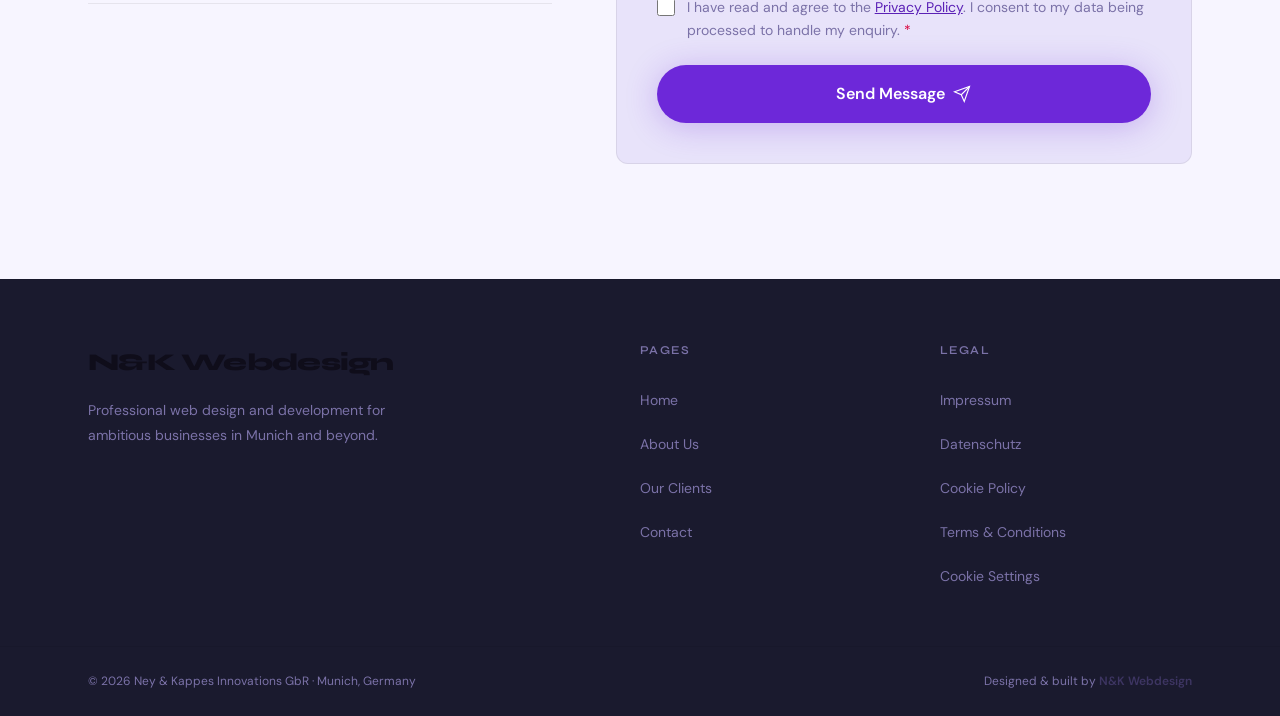
<file: contact.html>
<!DOCTYPE html>
<html lang="en" dir="ltr">
<head>
  <meta charset="UTF-8">
  <meta name="viewport" content="width=device-width, initial-scale=1.0">
  <script>if(localStorage.theme==='light'||(localStorage.theme!=='dark'&&matchMedia('(prefers-color-scheme:light)').matches))document.documentElement.classList.add('light-mode')</script>
  <title>Contact Us | N&K Webdesign Munich</title>
  <meta name="description" content="Get in touch with N&K Webdesign. Free initial consultation for your web project. Based in Munich — available remotely across Germany.">
  <link rel="canonical" href="https://nk-webdesign.de/contact.html">
  <meta property="og:type"  content="website">
  <meta property="og:url"   content="https://nk-webdesign.de/contact.html">
  <meta property="og:title" content="Contact N&K Webdesign Munich">
  <link rel="icon" href="./favicon.ico" sizes="any">
  <link rel="icon" href="./icon.svg" type="image/svg+xml">
  <meta name="theme-color" content="#7C3AED">
  <link rel="preconnect" href="https://fonts.googleapis.com">
  <link rel="preconnect" href="https://fonts.gstatic.com" crossorigin>
  <link href="https://fonts.googleapis.com/css2?family=Syne:wght@400;600;700;800&family=DM+Sans:ital,wght@0,300;0,400;0,500;0,600;1,400&display=swap" rel="stylesheet">
  <link rel="stylesheet" href="./design-tokens.css">
  <link rel="stylesheet" href="./global.css">
  <link rel="stylesheet" href="./animations.css">
  <link rel="stylesheet" href="./components.css">
  <style>
    .mini-faq { margin-top: var(--sp-12); }
    .mini-faq-title {
      font-family: var(--font-display);
      font-size: var(--fs-lg);
      font-weight: var(--fw-bold);
      color: var(--c-text);
      margin-bottom: var(--sp-6);
    }
    .mini-faq-item {
      padding-block: var(--sp-5);
      border-top: 1px solid var(--c-border);
    }
    .mini-faq-item:last-child { border-bottom: 1px solid var(--c-border); }
    .mini-faq-q {
      font-size: var(--fs-sm);
      font-weight: var(--fw-semibold);
      color: var(--c-text);
      margin-bottom: var(--sp-2);
    }
    .mini-faq-a {
      font-size: var(--fs-sm);
      color: var(--c-text-3);
      line-height: var(--lh-relaxed);
    }
  </style>
</head>
<body>
  <a href="#main-content" class="skip-link">Skip to main content</a>

  <!-- Cookie banner -->
  <div id="cookie-banner" hidden role="dialog" aria-label="Cookie consent">
    <p class="cookie-banner__title">We use cookies 🍪</p>
    <p class="cookie-banner__text">We use essential cookies to make our site work. See our <a href="./cookies.html">Cookie Policy</a>.</p>
    <div class="cookie-banner__actions">
      <button id="cookie-reject" class="btn btn-secondary btn--sm">Reject Non-Essential</button>
      <button id="cookie-manage" class="btn btn-secondary btn--sm">Manage</button>
      <button id="cookie-accept" class="btn btn-primary  btn--sm">Accept All</button>
    </div>
  </div>
  <div id="cookie-modal" hidden role="dialog" aria-modal="true" aria-label="Cookie preferences" class="cookie-modal">
    <div id="cookie-modal-overlay" class="cookie-modal__overlay"></div>
    <div class="cookie-modal__card">
      <h2 class="cookie-modal__title">Cookie Preferences</h2>
      <div class="cookie-toggle-row"><div class="cookie-toggle-info"><p class="cookie-toggle-name">Essential</p><p class="cookie-toggle-desc">Required. Cannot be disabled.</p></div><label class="toggle-switch"><input type="checkbox" checked disabled><span class="toggle-slider"></span></label></div>
      <div class="cookie-toggle-row"><div class="cookie-toggle-info"><p class="cookie-toggle-name">Analytics</p><p class="cookie-toggle-desc">Google Analytics 4 (anonymised).</p></div><label class="toggle-switch"><input id="toggle-analytics" type="checkbox"><span class="toggle-slider"></span></label></div>
      <div class="cookie-toggle-row"><div class="cookie-toggle-info"><p class="cookie-toggle-name">Marketing</p><p class="cookie-toggle-desc">Relevant ads on other websites.</p></div><label class="toggle-switch"><input id="toggle-marketing" type="checkbox"><span class="toggle-slider"></span></label></div>
      <div class="cookie-modal__footer"><button id="cookie-modal-save" class="btn btn-primary" style="width:100%">Save Preferences</button></div>
    </div>
  </div>

  <!-- ══ HEADER ════════════════════════════════════ -->
  <header id="site-header" class="site-header">
    <nav class="nav wrap" role="navigation" aria-label="Main navigation">
      <a href="./index.html" class="nav__logo" aria-label="N&K Webdesign — home">
        <svg class="nav__logo-icon" width="36" height="36" viewBox="0 0 36 36" fill="none" xmlns="http://www.w3.org/2000/svg" aria-hidden="true"><rect width="36" height="36" rx="8" fill="var(--c-brand)"/><path d="M10 26V10L18 22V10" stroke="white" stroke-width="2.5" stroke-linecap="round" stroke-linejoin="round"/><path d="M20 10h6v16" stroke="white" stroke-width="2.5" stroke-linecap="round" stroke-linejoin="round"/><path d="M20 18h5" stroke="white" stroke-width="2.5" stroke-linecap="round"/></svg>
        <span class="nav__logo-wordmark">N&K <span class="nav__logo-suffix">Webdesign</span></span>
      </a>
      <ul class="nav__links" role="list">
        <li><a href="./index.html"   class="nav__link">Home</a></li>
        <li><a href="./about.html"   class="nav__link">About</a></li>
        <li><a href="./clients.html" class="nav__link">Our Clients</a></li>
        <li><a href="./contact.html" class="nav__link" aria-current="page">Contact</a></li>
      </ul>
      <div class="nav__actions">
        <button class="nav__theme" id="theme-toggle" aria-label="Switch to light mode">
          <svg class="icon icon-sun" width="18" height="18" viewBox="0 0 24 24" fill="none" stroke="currentColor" stroke-width="1.5" aria-hidden="true"><circle cx="12" cy="12" r="4"/><path d="M12 2v2M12 20v2M4.93 4.93l1.41 1.41M17.66 17.66l1.41 1.41M2 12h2M20 12h2M4.93 19.07l1.41-1.41M17.66 6.34l1.41-1.41"/></svg>
          <svg class="icon icon-moon" width="18" height="18" viewBox="0 0 24 24" fill="none" stroke="currentColor" stroke-width="1.5" aria-hidden="true"><path d="M21 12.79A9 9 0 1 1 11.21 3 7 7 0 0 0 21 12.79z"/></svg>
        </button>
        <a href="./contact.html" class="btn btn-primary btn--sm nav__cta" aria-current="page">Get a Quote</a>
        <button class="nav__hamburger" id="nav-hamburger" aria-expanded="false" aria-controls="nav-overlay" aria-label="Open menu"><span></span><span></span><span></span></button>
      </div>
    </nav>
    <div class="nav__overlay" id="nav-overlay" hidden role="dialog" aria-modal="true" aria-label="Navigation menu">
      <ul class="nav__overlay-links" role="list">
        <li><a href="./index.html"   class="nav__overlay-link">Home</a></li>
        <li><a href="./about.html"   class="nav__overlay-link">About</a></li>
        <li><a href="./clients.html" class="nav__overlay-link">Our Clients</a></li>
        <li><a href="./contact.html" class="nav__overlay-link" aria-current="page">Contact</a></li>
      </ul>
      <a href="./contact.html" class="btn btn-primary btn--lg">Get a Quote</a>
    </div>
  </header>

  <main id="main-content">

    <!-- ══ PAGE HERO ════════════════════════════════ -->
    <section class="page-hero" aria-label="Contact">
      <div class="page-hero__glow" aria-hidden="true"></div>
      <div class="wrap">
        <p class="label hero-animate">Free initial consultation</p>
        <h1 class="page-hero__title hero-animate">Let's talk<br>about your website.</h1>
        <p class="page-hero__sub hero-animate">Tell us about your project and we'll get back to you within one business day. No obligation, no sales pitch — just an honest conversation.</p>
      </div>
    </section>

    <!-- ══ CONTACT SECTION ══════════════════════════ -->
    <section class="section bg-default" aria-labelledby="contact-title">
      <div class="wrap">
        <div class="contact__grid">

          <!-- Info column -->
          <div class="contact__info reveal-left">
            <h2 id="contact-title" style="font-family:var(--font-display);font-size:var(--fs-2xl);font-weight:var(--fw-bold);margin-bottom:var(--sp-8)">Get in touch</h2>

            <div class="contact__info-item">
              <div class="contact__info-icon" aria-hidden="true">
                <svg width="20" height="20" viewBox="0 0 24 24" fill="none" stroke="currentColor" stroke-width="1.5"><path d="M4 4h16c1.1 0 2 .9 2 2v12c0 1.1-.9 2-2 2H4c-1.1 0-2-.9-2-2V6c0-1.1.9-2 2-2z"/><polyline points="22,6 12,13 2,6"/></svg>
              </div>
              <div>
                <p class="contact__info-label">Email</p>
                <!-- REPLACE: update email address -->
                <p class="contact__info-value"><a href="mailto:hello@nk-webdesign.de" style="color:inherit">hello@nk-webdesign.de</a></p>
              </div>
            </div>

            <div class="contact__info-item">
              <div class="contact__info-icon" aria-hidden="true">
                <svg width="20" height="20" viewBox="0 0 24 24" fill="none" stroke="currentColor" stroke-width="1.5"><path d="M22 16.92v3a2 2 0 0 1-2.18 2 19.79 19.79 0 0 1-8.63-3.07A19.5 19.5 0 0 1 4.69 13a19.79 19.79 0 0 1-3.07-8.67A2 2 0 0 1 3.6 2h3a2 2 0 0 1 2 1.72c.127.96.361 1.903.7 2.81a2 2 0 0 1-.45 2.11L8.09 9.91a16 16 0 0 0 6 6l1.27-1.27a2 2 0 0 1 2.11-.45c.907.339 1.85.573 2.81.7A2 2 0 0 1 22 16.92z"/></svg>
              </div>
              <div>
                <p class="contact__info-label">Phone</p>
                <!-- REPLACE: add phone number -->
                <p class="contact__info-value"><!-- REPLACE: +49 (0) XXX XXXXXXX --></p>
              </div>
            </div>

            <div class="contact__info-item">
              <div class="contact__info-icon" aria-hidden="true">
                <svg width="20" height="20" viewBox="0 0 24 24" fill="none" stroke="currentColor" stroke-width="1.5"><path d="M21 10c0 7-9 13-9 13s-9-6-9-13a9 9 0 0 1 18 0z"/><circle cx="12" cy="10" r="3"/></svg>
              </div>
              <div>
                <p class="contact__info-label">Location</p>
                <p class="contact__info-value">Munich, Bavaria, Germany</p>
              </div>
            </div>

            <div class="contact__info-item">
              <div class="contact__info-icon" aria-hidden="true">
                <svg width="20" height="20" viewBox="0 0 24 24" fill="none" stroke="currentColor" stroke-width="1.5"><circle cx="12" cy="12" r="10"/><polyline points="12 6 12 12 16 14"/></svg>
              </div>
              <div>
                <p class="contact__info-label">Office hours</p>
                <p class="contact__info-value">Mon–Fri, 09:00–18:00 Uhr</p>
              </div>
            </div>

            <!-- Mini FAQ -->
            <div class="mini-faq">
              <p class="mini-faq-title">Quick answers</p>
              <div class="mini-faq-item">
                <p class="mini-faq-q">How quickly can you start?</p>
                <p class="mini-faq-a">Usually within 1–2 weeks of signed agreement and 50% deposit. Rush projects may be accommodated.</p>
              </div>
              <div class="mini-faq-item">
                <p class="mini-faq-q">Do you work remotely?</p>
                <p class="mini-faq-a">Entirely. All briefings, reviews and handovers are done via video call. No in-person meetings required.</p>
              </div>
              <div class="mini-faq-item">
                <p class="mini-faq-q">Do you offer payment plans?</p>
                <p class="mini-faq-a">Yes. Our standard terms are 50% on start and 50% on delivery. Other arrangements can be discussed.</p>
              </div>
            </div>
          </div>

          <!-- Form column -->
          <div class="reveal-right">
            <div class="form-card">
              <h2 style="font-family:var(--font-display);font-size:var(--fs-xl);font-weight:var(--fw-bold);color:var(--c-text);margin-bottom:var(--sp-2)">Tell us about your project</h2>
              <p style="font-size:var(--fs-sm);color:var(--c-text-3);margin-bottom:var(--sp-8)">We'll respond within 1 business day.</p>

              <!-- REPLACE: update action with your Formspree form ID -->
              <form id="contact-form" action="https://formspree.io/f/REPLACE_FORM_ID" method="POST" novalidate>

                <!-- Honeypot -->
                <div class="form-honeypot" aria-hidden="true">
                  <label for="bot-field">Leave this field empty</label>
                  <input type="text" name="bot-field" id="bot-field" tabindex="-1" autocomplete="off">
                </div>

                <div style="display:grid;grid-template-columns:1fr;gap:0">
                  <div style="display:grid;grid-template-columns:1fr 1fr;gap:var(--sp-4)">
                    <div class="form-group">
                      <label class="form-label" for="first-name">First name <span aria-hidden="true" style="color:var(--c-accent)">*</span></label>
                      <input class="form-input" type="text" id="first-name" name="first_name" required autocomplete="given-name" placeholder="Max">
                    </div>
                    <div class="form-group">
                      <label class="form-label" for="last-name">Last name <span aria-hidden="true" style="color:var(--c-accent)">*</span></label>
                      <input class="form-input" type="text" id="last-name" name="last_name" required autocomplete="family-name" placeholder="Mustermann">
                    </div>
                  </div>
                </div>

                <div class="form-group">
                  <label class="form-label" for="email">Email address <span aria-hidden="true" style="color:var(--c-accent)">*</span></label>
                  <input class="form-input" type="email" id="email" name="email" required autocomplete="email" placeholder="max@mustermann.de">
                </div>

                <div class="form-group">
                  <label class="form-label" for="company">Business / Company name</label>
                  <input class="form-input" type="text" id="company" name="company" autocomplete="organization" placeholder="Muster GmbH">
                </div>

                <div class="form-group">
                  <label class="form-label" for="service">What do you need?</label>
                  <select class="form-input" id="service" name="service">
                    <option value="">Select a service…</option>
                    <option value="new-website">New website from scratch</option>
                    <option value="redesign">Website redesign</option>
                    <option value="seo">SEO optimisation</option>
                    <option value="brand-identity">Brand identity / logo</option>
                    <option value="maintenance">Maintenance package</option>
                    <option value="other">Something else</option>
                  </select>
                </div>

                <div class="form-group">
                  <label class="form-label" for="budget">Approximate budget</label>
                  <select class="form-input" id="budget" name="budget">
                    <option value="">Select a range…</option>
                    <option value="under-1500">Under €1,500</option>
                    <option value="1500-3000">€1,500 – €3,000</option>
                    <option value="3000-6000">€3,000 – €6,000</option>
                    <option value="6000-plus">€6,000+</option>
                    <option value="not-sure">Not sure yet</option>
                  </select>
                </div>

                <div class="form-group">
                  <label class="form-label" for="message">Tell us more <span aria-hidden="true" style="color:var(--c-accent)">*</span></label>
                  <textarea class="form-input" id="message" name="message" required placeholder="Describe your business, what you're looking for, and any relevant details — existing website, target audience, timeline, etc." rows="5"></textarea>
                </div>

                <div class="form-checkbox-row">
                  <input type="checkbox" id="privacy-consent" name="privacy_consent" required>
                  <label for="privacy-consent">I have read and agree to the <a href="./privacy-policy.html" target="_blank">Privacy Policy</a>. I consent to my data being processed to handle my enquiry. <span aria-hidden="true" style="color:var(--c-accent)">*</span></label>
                </div>

                <button type="submit" class="btn btn-primary btn--lg" style="width:100%">
                  Send Message
                  <svg width="18" height="18" viewBox="0 0 24 24" fill="none" stroke="currentColor" stroke-width="1.5" aria-hidden="true"><line x1="22" y1="2" x2="11" y2="13"/><polygon points="22 2 15 22 11 13 2 9 22 2"/></svg>
                </button>

                <div id="form-status" class="form-status" role="alert" aria-live="polite"></div>

              </form>
            </div>
          </div>
        </div>
      </div>
    </section>

  </main>

  <!-- ══ FOOTER ═════════════════════════════════════ -->
  <footer class="footer" role="contentinfo">
    <div class="wrap footer__inner">
      <div>
        <a href="./index.html" class="footer__logo">N&K Webdesign</a>
        <p class="footer__tagline">Professional web design and development for ambitious businesses in Munich and beyond.</p>
      </div>
      <div>
        <h3 class="footer__col-title">Pages</h3>
        <ul role="list">
          <li><a href="./index.html"   class="footer__link">Home</a></li>
          <li><a href="./about.html"   class="footer__link">About Us</a></li>
          <li><a href="./clients.html" class="footer__link">Our Clients</a></li>
          <li><a href="./contact.html" class="footer__link">Contact</a></li>
        </ul>
      </div>
      <div>
        <h3 class="footer__col-title">Legal</h3>
        <ul role="list">
          <li><a href="./impressum.html"      class="footer__link">Impressum</a></li>
          <li><a href="./privacy-policy.html" class="footer__link">Datenschutz</a></li>
          <li><a href="./cookies.html"        class="footer__link">Cookie Policy</a></li>
          <li><a href="./terms.html"          class="footer__link">Terms &amp; Conditions</a></li>
          <li><button class="footer__link" id="cookie-settings-btn">Cookie Settings</button></li>
        </ul>
      </div>
    </div>
    <div class="footer__bottom">
      <div class="wrap footer__bottom-inner">
        <p>© <span id="footer-year"></span> Ney &amp; Kappes Innovations GbR · Munich, Germany</p>
        <p>Designed &amp; built by <strong>N&amp;K Webdesign</strong></p>
      </div>
    </div>
  </footer>

  <script src="./theme.js"             defer></script>
  <script src="./main.js"              defer></script>
  <script src="./scroll-animations.js" defer></script>
  <script src="./cookie-consent.js"    defer></script>
</body>
</html>
</file>
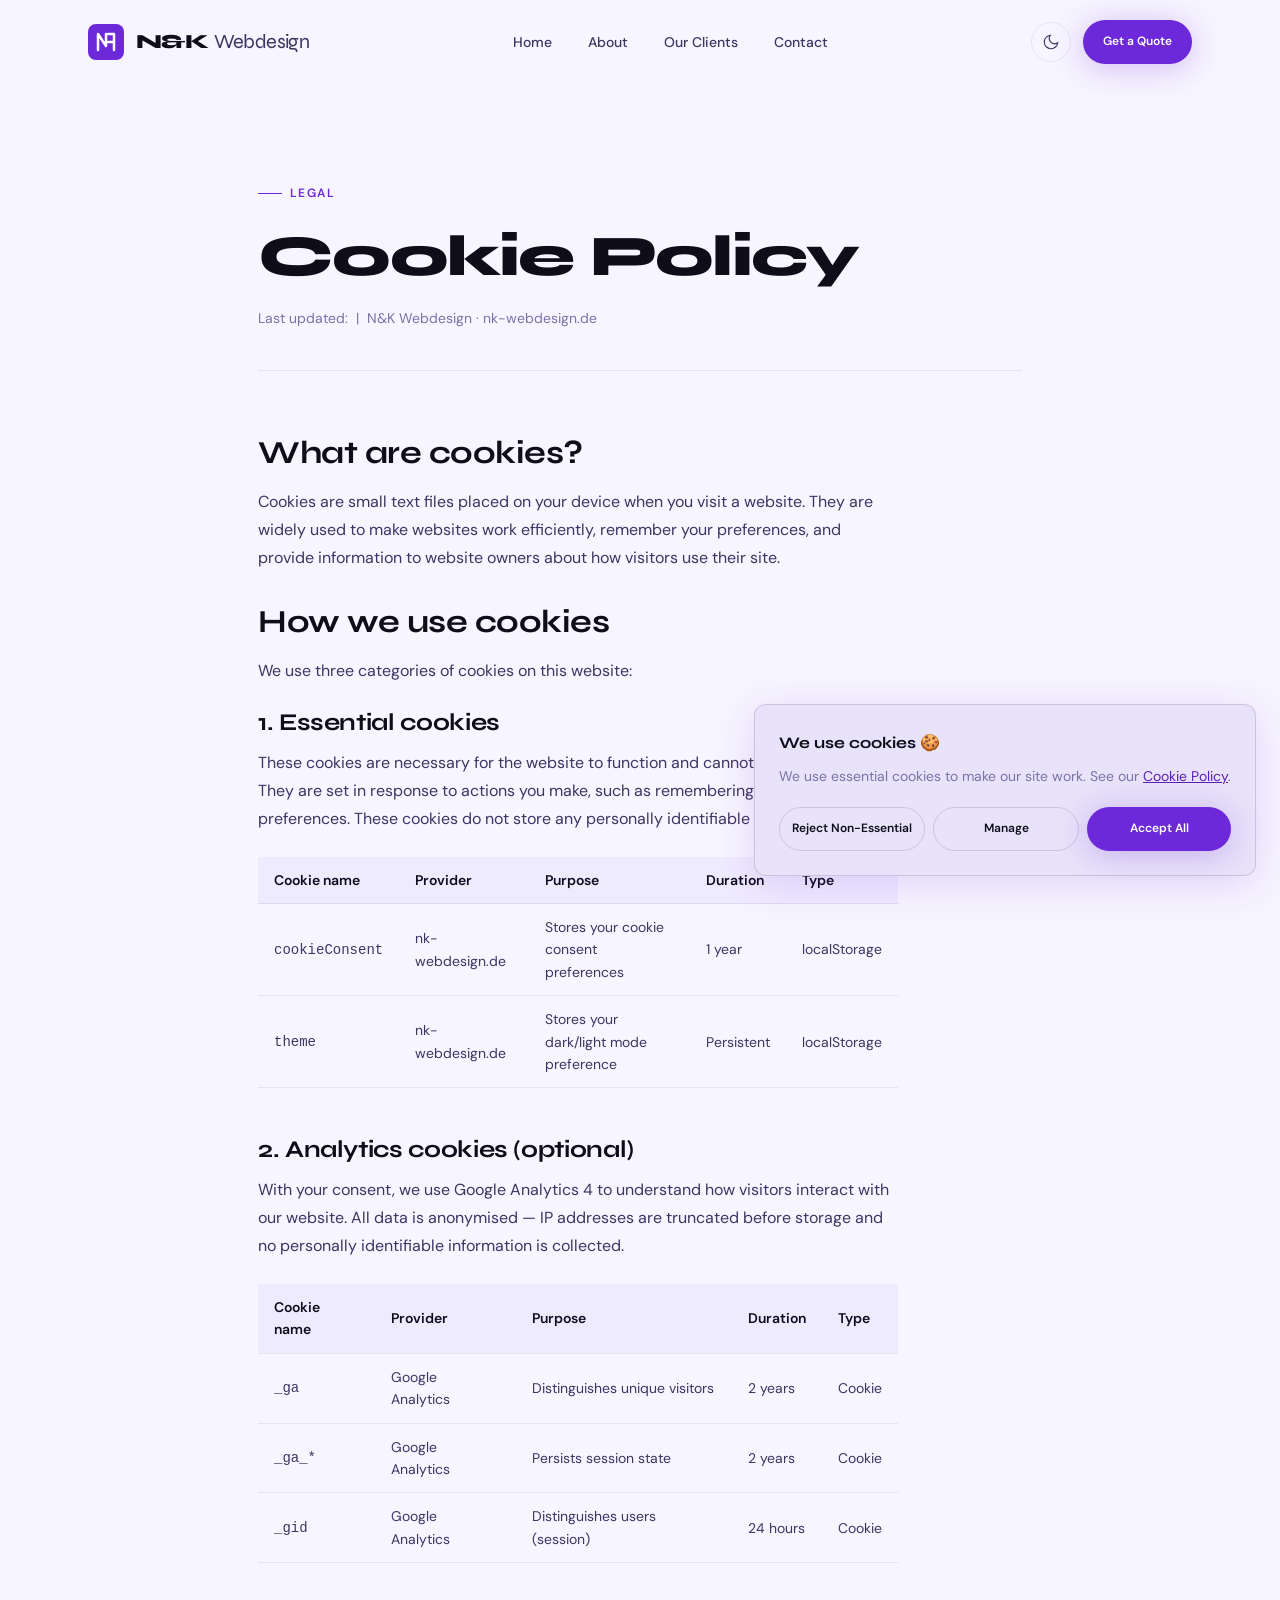
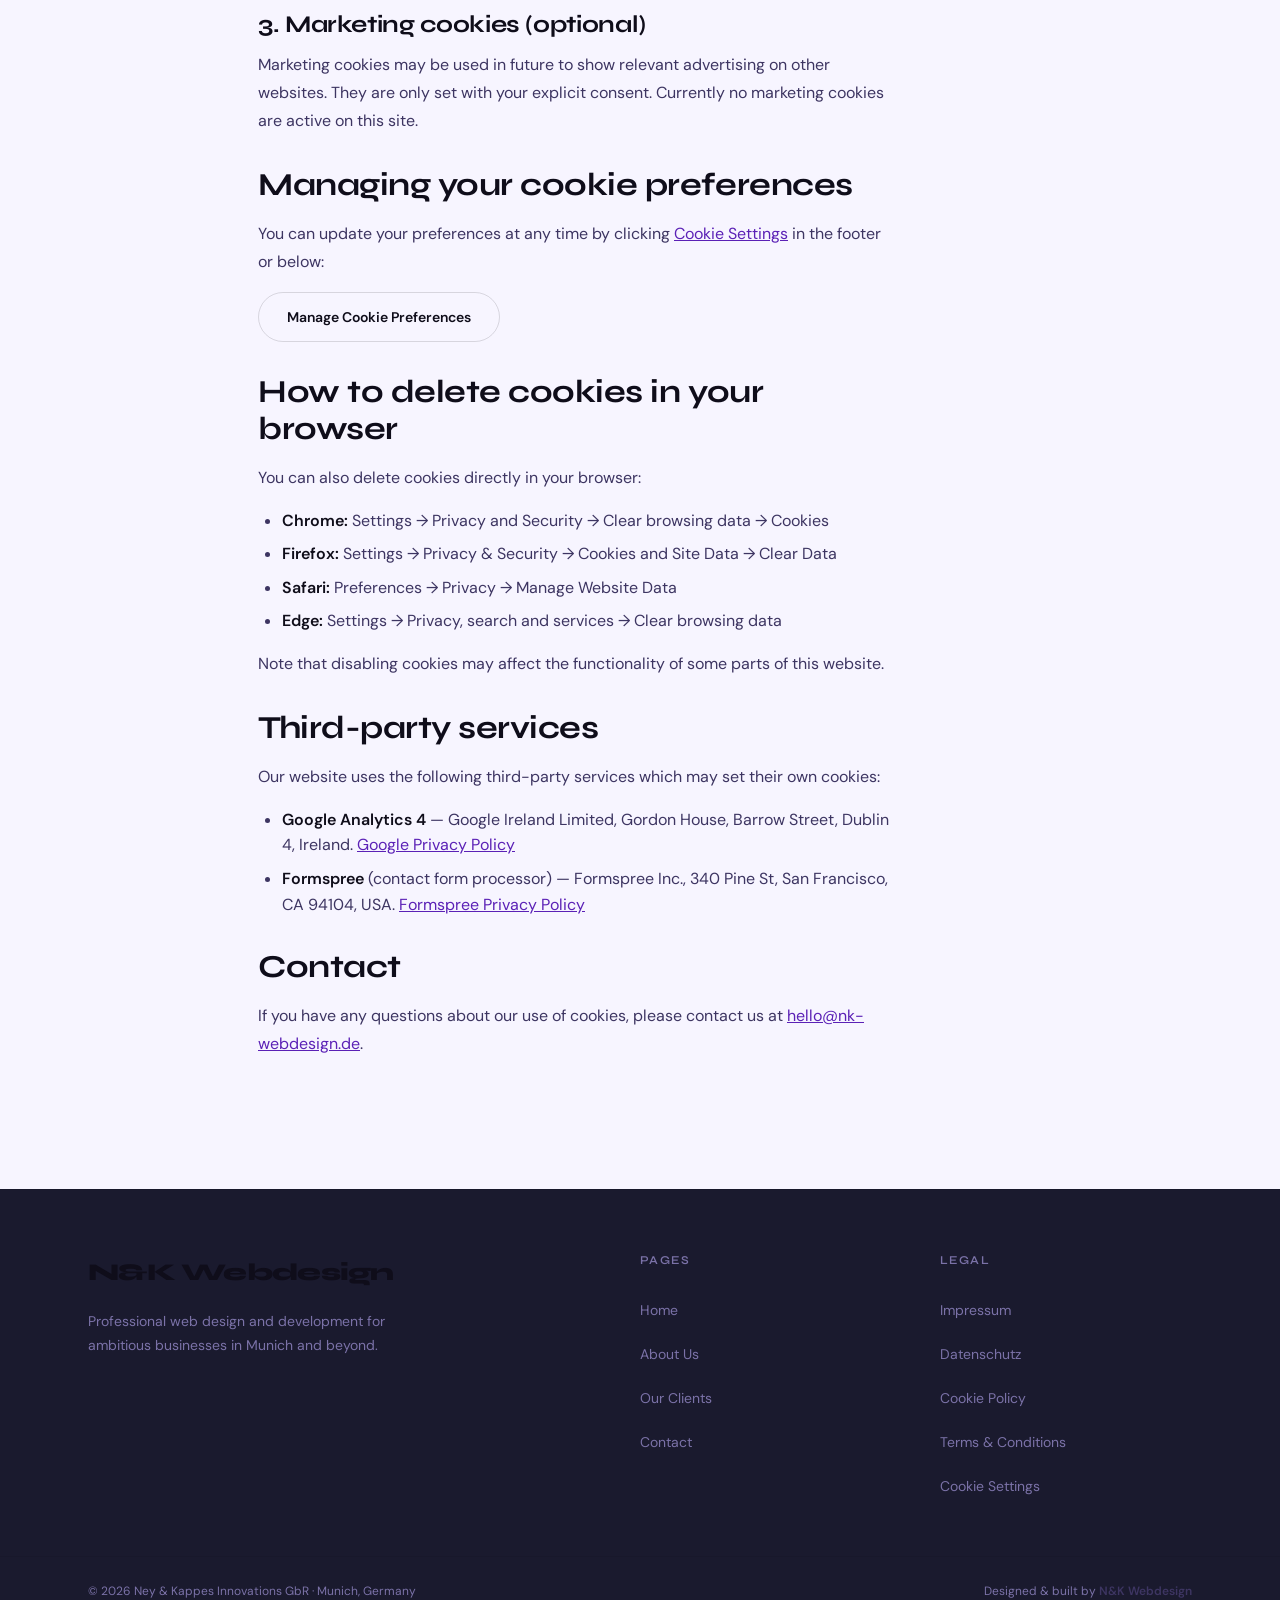
<file: cookies.html>
<!DOCTYPE html>
<html lang="en" dir="ltr">
<head>
  <meta charset="UTF-8">
  <meta name="viewport" content="width=device-width, initial-scale=1.0">
  <script>if(localStorage.theme==='light'||(localStorage.theme!=='dark'&&matchMedia('(prefers-color-scheme:light)').matches))document.documentElement.classList.add('light-mode')</script>
  <title>Cookie Policy | N&K Webdesign Munich</title>
  <meta name="description" content="Information about the cookies used on nk-webdesign.de and how to manage your preferences.">
  <meta name="robots" content="index, follow">
  <link rel="canonical" href="https://nk-webdesign.de/cookies.html">
  <link rel="icon" href="./favicon.ico" sizes="any">
  <link rel="icon" href="./icon.svg" type="image/svg+xml">
  <meta name="theme-color" content="#7C3AED">
  <link rel="preconnect" href="https://fonts.googleapis.com">
  <link rel="preconnect" href="https://fonts.gstatic.com" crossorigin>
  <link href="https://fonts.googleapis.com/css2?family=Syne:wght@400;600;700;800&family=DM+Sans:ital,wght@0,300;0,400;0,500;0,600;1,400&display=swap" rel="stylesheet">
  <link rel="stylesheet" href="./design-tokens.css">
  <link rel="stylesheet" href="./global.css">
  <link rel="stylesheet" href="./animations.css">
  <link rel="stylesheet" href="./components.css">
  <style>
    .legal-page { padding-top: clamp(8rem, 14vw, 11rem); padding-bottom: var(--section-gap); }
    .legal-page__header { margin-bottom: var(--sp-16); border-bottom: 1px solid var(--c-border); padding-bottom: var(--sp-10); }
    .legal-page__title { font-size: var(--fs-4xl); font-weight: var(--fw-extrabold); letter-spacing: var(--ls-tight); margin-bottom: var(--sp-4); }
    .legal-page__meta { font-size: var(--fs-sm); color: var(--c-text-3); }
    .legal-wrap { max-width: 860px; }
    .cookie-table-wrap { overflow-x: auto; margin-block: var(--sp-6); }
    .cookie-table-wrap table { min-width: 640px; }
  </style>
</head>
<body>
  <a href="#main-content" class="skip-link">Skip to main content</a>

  <!-- Cookie banner -->
  <div id="cookie-banner" hidden role="dialog" aria-label="Cookie consent">
    <p class="cookie-banner__title">We use cookies 🍪</p>
    <p class="cookie-banner__text">We use essential cookies to make our site work. See our <a href="./cookies.html">Cookie Policy</a>.</p>
    <div class="cookie-banner__actions">
      <button id="cookie-reject" class="btn btn-secondary btn--sm">Reject Non-Essential</button>
      <button id="cookie-manage" class="btn btn-secondary btn--sm">Manage</button>
      <button id="cookie-accept" class="btn btn-primary  btn--sm">Accept All</button>
    </div>
  </div>
  <div id="cookie-modal" hidden role="dialog" aria-modal="true" aria-label="Cookie preferences" class="cookie-modal">
    <div id="cookie-modal-overlay" class="cookie-modal__overlay"></div>
    <div class="cookie-modal__card">
      <h2 class="cookie-modal__title">Cookie Preferences</h2>
      <div class="cookie-toggle-row"><div class="cookie-toggle-info"><p class="cookie-toggle-name">Essential</p><p class="cookie-toggle-desc">Required. Cannot be disabled.</p></div><label class="toggle-switch"><input type="checkbox" checked disabled><span class="toggle-slider"></span></label></div>
      <div class="cookie-toggle-row"><div class="cookie-toggle-info"><p class="cookie-toggle-name">Analytics</p><p class="cookie-toggle-desc">Google Analytics 4 (anonymised).</p></div><label class="toggle-switch"><input id="toggle-analytics" type="checkbox"><span class="toggle-slider"></span></label></div>
      <div class="cookie-toggle-row"><div class="cookie-toggle-info"><p class="cookie-toggle-name">Marketing</p><p class="cookie-toggle-desc">Relevant ads on other websites.</p></div><label class="toggle-switch"><input id="toggle-marketing" type="checkbox"><span class="toggle-slider"></span></label></div>
      <div class="cookie-modal__footer"><button id="cookie-modal-save" class="btn btn-primary" style="width:100%">Save Preferences</button></div>
    </div>
  </div>

  <header id="site-header" class="site-header">
    <nav class="nav wrap" role="navigation" aria-label="Main navigation">
      <a href="./index.html" class="nav__logo" aria-label="N&K Webdesign — home">
        <svg class="nav__logo-icon" width="36" height="36" viewBox="0 0 36 36" fill="none" aria-hidden="true"><rect width="36" height="36" rx="8" fill="var(--c-brand)"/><path d="M10 26V10L18 22V10" stroke="white" stroke-width="2.5" stroke-linecap="round" stroke-linejoin="round"/><path d="M20 10h6v16" stroke="white" stroke-width="2.5" stroke-linecap="round" stroke-linejoin="round"/><path d="M20 18h5" stroke="white" stroke-width="2.5" stroke-linecap="round"/></svg>
        <span class="nav__logo-wordmark">N&K <span class="nav__logo-suffix">Webdesign</span></span>
      </a>
      <ul class="nav__links" role="list">
        <li><a href="./index.html"   class="nav__link">Home</a></li>
        <li><a href="./about.html"   class="nav__link">About</a></li>
        <li><a href="./clients.html" class="nav__link">Our Clients</a></li>
        <li><a href="./contact.html" class="nav__link">Contact</a></li>
      </ul>
      <div class="nav__actions">
        <button class="nav__theme" id="theme-toggle" aria-label="Switch to light mode">
          <svg class="icon icon-sun" width="18" height="18" viewBox="0 0 24 24" fill="none" stroke="currentColor" stroke-width="1.5" aria-hidden="true"><circle cx="12" cy="12" r="4"/><path d="M12 2v2M12 20v2M4.93 4.93l1.41 1.41M17.66 17.66l1.41 1.41M2 12h2M20 12h2M4.93 19.07l1.41-1.41M17.66 6.34l1.41-1.41"/></svg>
          <svg class="icon icon-moon" width="18" height="18" viewBox="0 0 24 24" fill="none" stroke="currentColor" stroke-width="1.5" aria-hidden="true"><path d="M21 12.79A9 9 0 1 1 11.21 3 7 7 0 0 0 21 12.79z"/></svg>
        </button>
        <a href="./contact.html" class="btn btn-primary btn--sm nav__cta">Get a Quote</a>
        <button class="nav__hamburger" id="nav-hamburger" aria-expanded="false" aria-controls="nav-overlay" aria-label="Open menu"><span></span><span></span><span></span></button>
      </div>
    </nav>
    <div class="nav__overlay" id="nav-overlay" hidden role="dialog" aria-modal="true" aria-label="Navigation menu">
      <ul class="nav__overlay-links" role="list">
        <li><a href="./index.html"   class="nav__overlay-link">Home</a></li>
        <li><a href="./about.html"   class="nav__overlay-link">About</a></li>
        <li><a href="./clients.html" class="nav__overlay-link">Our Clients</a></li>
        <li><a href="./contact.html" class="nav__overlay-link">Contact</a></li>
      </ul>
      <a href="./contact.html" class="btn btn-primary btn--lg">Get a Quote</a>
    </div>
  </header>

  <main id="main-content">
    <div class="legal-page bg-default">
      <div class="wrap legal-wrap">
        <div class="legal-page__header">
          <p class="label">Legal</p>
          <h1 class="legal-page__title">Cookie Policy</h1>
          <p class="legal-page__meta">Last updated: <!-- REPLACE: date --> &nbsp;|&nbsp; N&K Webdesign · nk-webdesign.de</p>
        </div>

        <div class="prose">

          <h2>What are cookies?</h2>
          <p>Cookies are small text files placed on your device when you visit a website. They are widely used to make websites work efficiently, remember your preferences, and provide information to website owners about how visitors use their site.</p>

          <h2>How we use cookies</h2>
          <p>We use three categories of cookies on this website:</p>

          <h3>1. Essential cookies</h3>
          <p>These cookies are necessary for the website to function and cannot be switched off. They are set in response to actions you make, such as remembering your cookie preferences. These cookies do not store any personally identifiable information.</p>

          <div class="cookie-table-wrap">
            <table>
              <thead>
                <tr>
                  <th>Cookie name</th>
                  <th>Provider</th>
                  <th>Purpose</th>
                  <th>Duration</th>
                  <th>Type</th>
                </tr>
              </thead>
              <tbody>
                <tr>
                  <td><code>cookieConsent</code></td>
                  <td>nk-webdesign.de</td>
                  <td>Stores your cookie consent preferences</td>
                  <td>1 year</td>
                  <td>localStorage</td>
                </tr>
                <tr>
                  <td><code>theme</code></td>
                  <td>nk-webdesign.de</td>
                  <td>Stores your dark/light mode preference</td>
                  <td>Persistent</td>
                  <td>localStorage</td>
                </tr>
              </tbody>
            </table>
          </div>

          <h3>2. Analytics cookies (optional)</h3>
          <p>With your consent, we use Google Analytics 4 to understand how visitors interact with our website. All data is anonymised — IP addresses are truncated before storage and no personally identifiable information is collected.</p>

          <div class="cookie-table-wrap">
            <table>
              <thead>
                <tr>
                  <th>Cookie name</th>
                  <th>Provider</th>
                  <th>Purpose</th>
                  <th>Duration</th>
                  <th>Type</th>
                </tr>
              </thead>
              <tbody>
                <tr>
                  <td><code>_ga</code></td>
                  <td>Google Analytics</td>
                  <td>Distinguishes unique visitors</td>
                  <td>2 years</td>
                  <td>Cookie</td>
                </tr>
                <tr>
                  <td><code>_ga_*</code></td>
                  <td>Google Analytics</td>
                  <td>Persists session state</td>
                  <td>2 years</td>
                  <td>Cookie</td>
                </tr>
                <tr>
                  <td><code>_gid</code></td>
                  <td>Google Analytics</td>
                  <td>Distinguishes users (session)</td>
                  <td>24 hours</td>
                  <td>Cookie</td>
                </tr>
              </tbody>
            </table>
          </div>

          <h3>3. Marketing cookies (optional)</h3>
          <p>Marketing cookies may be used in future to show relevant advertising on other websites. They are only set with your explicit consent. Currently no marketing cookies are active on this site.</p>

          <h2>Managing your cookie preferences</h2>
          <p>You can update your preferences at any time by clicking <button id="cookie-settings-btn" style="background:none;border:none;color:var(--c-text-brand);text-decoration:underline;cursor:pointer;font:inherit;padding:0">Cookie Settings</button> in the footer or below:</p>
          <p style="margin-top:var(--sp-4)"><button id="open-cookie-modal-btn" class="btn btn-secondary">Manage Cookie Preferences</button></p>

          <h2>How to delete cookies in your browser</h2>
          <p>You can also delete cookies directly in your browser:</p>
          <ul>
            <li><strong>Chrome:</strong> Settings → Privacy and Security → Clear browsing data → Cookies</li>
            <li><strong>Firefox:</strong> Settings → Privacy &amp; Security → Cookies and Site Data → Clear Data</li>
            <li><strong>Safari:</strong> Preferences → Privacy → Manage Website Data</li>
            <li><strong>Edge:</strong> Settings → Privacy, search and services → Clear browsing data</li>
          </ul>
          <p>Note that disabling cookies may affect the functionality of some parts of this website.</p>

          <h2>Third-party services</h2>
          <p>Our website uses the following third-party services which may set their own cookies:</p>
          <ul>
            <li><strong>Google Analytics 4</strong> — Google Ireland Limited, Gordon House, Barrow Street, Dublin 4, Ireland. <a href="https://policies.google.com/privacy" target="_blank" rel="noopener noreferrer">Google Privacy Policy</a></li>
            <li><strong>Formspree</strong> (contact form processor) — Formspree Inc., 340 Pine St, San Francisco, CA 94104, USA. <a href="https://formspree.io/legal/privacy-policy/" target="_blank" rel="noopener noreferrer">Formspree Privacy Policy</a></li>
          </ul>

          <h2>Contact</h2>
          <p>If you have any questions about our use of cookies, please contact us at <a href="mailto:hello@nk-webdesign.de">hello@nk-webdesign.de</a>.</p>

        </div>
      </div>
    </div>
  </main>

  <footer class="footer" role="contentinfo">
    <div class="wrap footer__inner">
      <div>
        <a href="./index.html" class="footer__logo">N&K Webdesign</a>
        <p class="footer__tagline">Professional web design and development for ambitious businesses in Munich and beyond.</p>
      </div>
      <div>
        <h3 class="footer__col-title">Pages</h3>
        <ul role="list">
          <li><a href="./index.html"   class="footer__link">Home</a></li>
          <li><a href="./about.html"   class="footer__link">About Us</a></li>
          <li><a href="./clients.html" class="footer__link">Our Clients</a></li>
          <li><a href="./contact.html" class="footer__link">Contact</a></li>
        </ul>
      </div>
      <div>
        <h3 class="footer__col-title">Legal</h3>
        <ul role="list">
          <li><a href="./impressum.html"      class="footer__link">Impressum</a></li>
          <li><a href="./privacy-policy.html" class="footer__link">Datenschutz</a></li>
          <li><a href="./cookies.html"        class="footer__link">Cookie Policy</a></li>
          <li><a href="./terms.html"          class="footer__link">Terms &amp; Conditions</a></li>
          <li><button class="footer__link" id="cookie-settings-btn">Cookie Settings</button></li>
        </ul>
      </div>
    </div>
    <div class="footer__bottom">
      <div class="wrap footer__bottom-inner">
        <p>© <span id="footer-year"></span> Ney &amp; Kappes Innovations GbR · Munich, Germany</p>
        <p>Designed &amp; built by <strong>N&amp;K Webdesign</strong></p>
      </div>
    </div>
  </footer>

  <script src="./theme.js"             defer></script>
  <script src="./main.js"              defer></script>
  <script src="./cookie-consent.js"    defer></script>
  <script>
    document.getElementById('open-cookie-modal-btn')?.addEventListener('click', () => {
      document.getElementById('cookie-modal')?.removeAttribute('hidden');
    });
  </script>
</body>
</html>
</file>
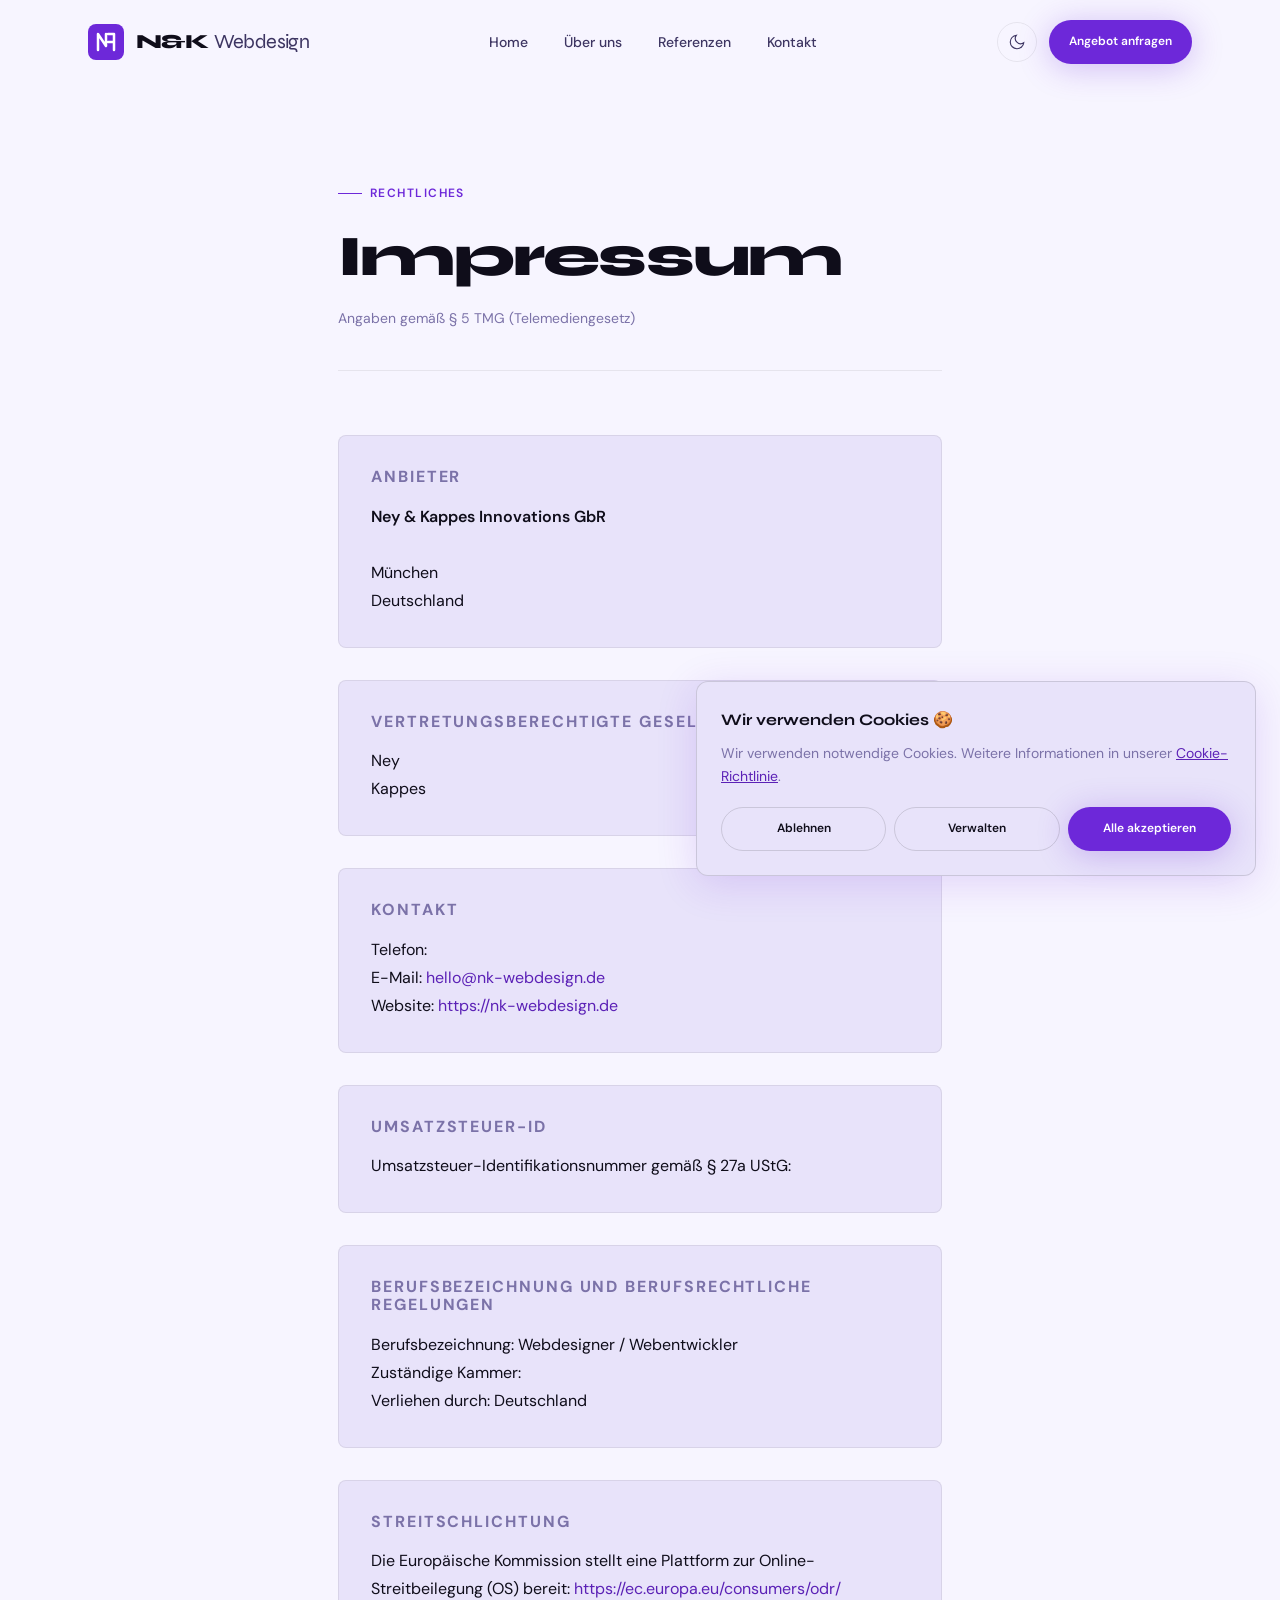
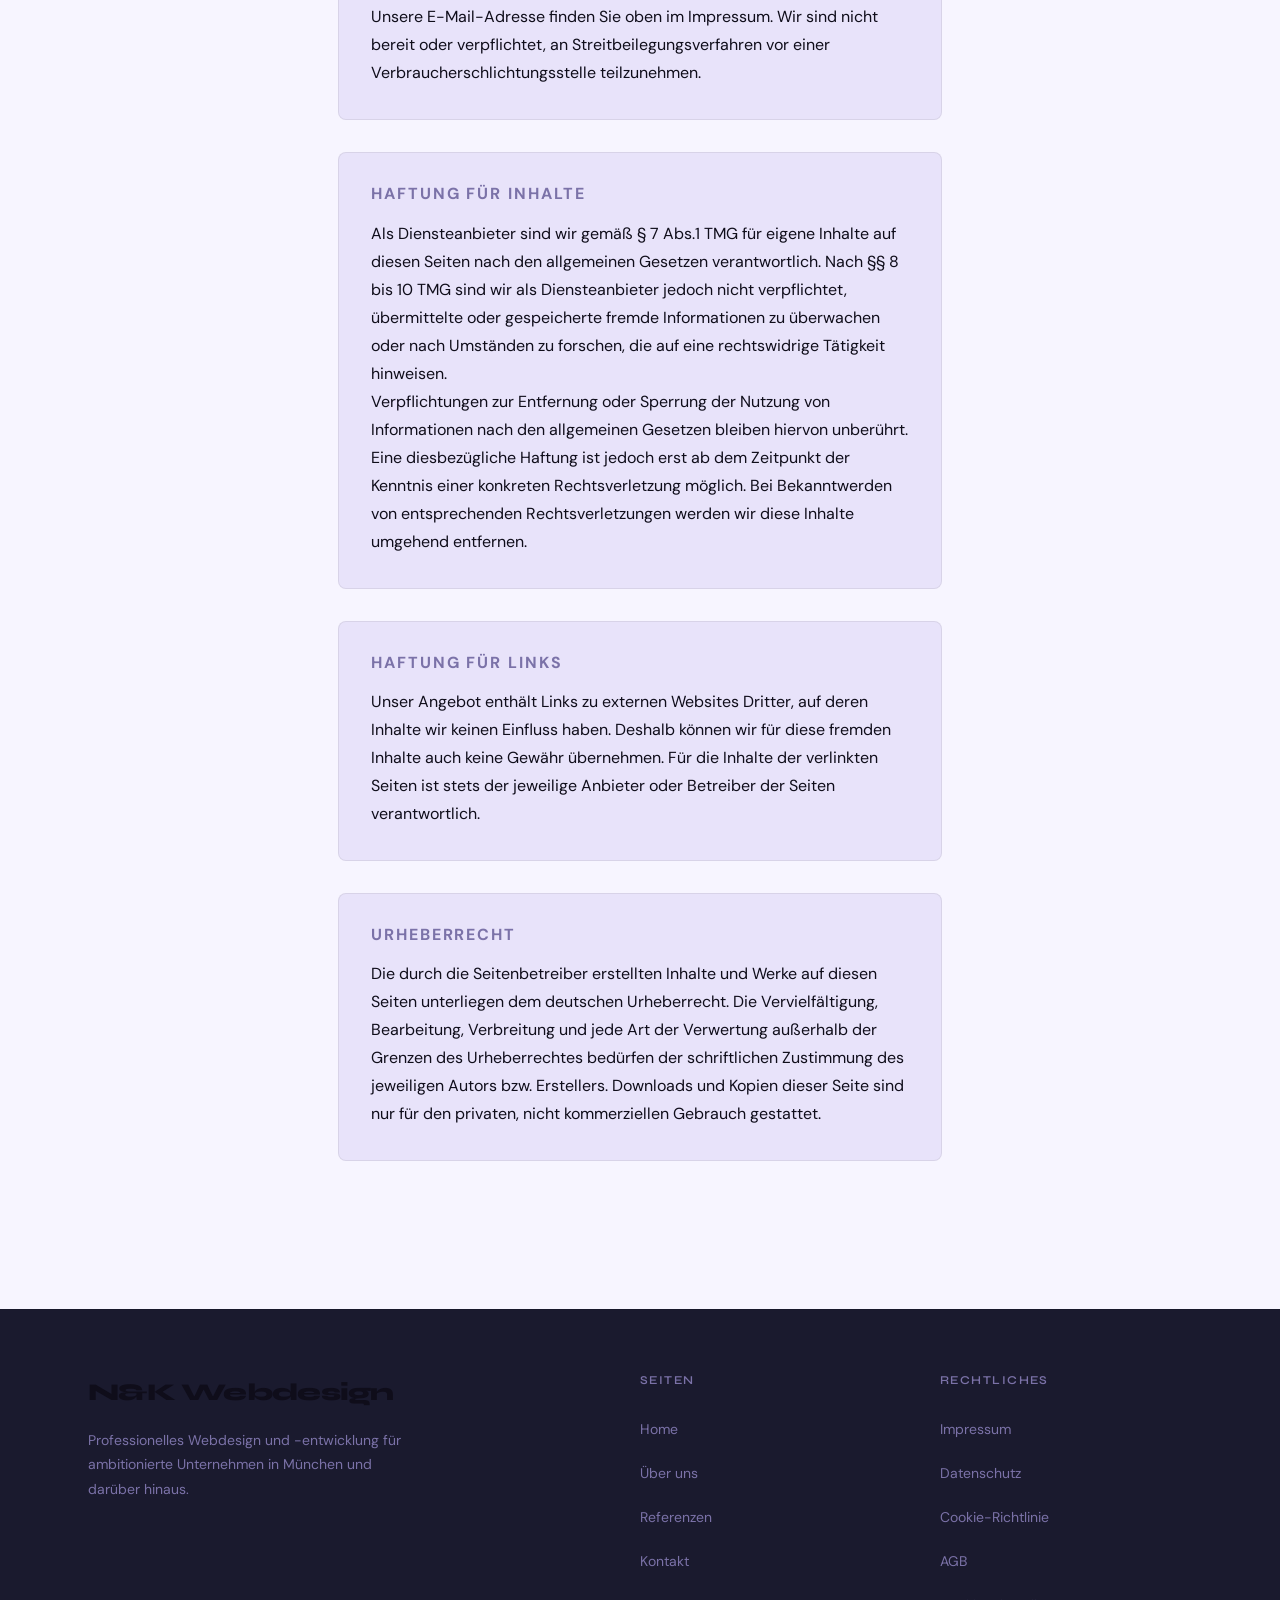
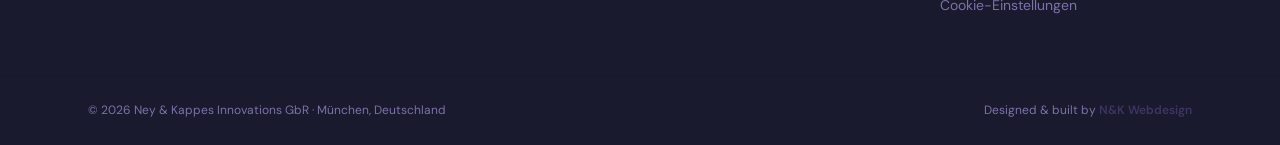
<file: impressum.html>
<!DOCTYPE html>
<html lang="de" dir="ltr">
<head>
  <meta charset="UTF-8">
  <meta name="viewport" content="width=device-width, initial-scale=1.0">
  <script>if(localStorage.theme==='light'||(localStorage.theme!=='dark'&&matchMedia('(prefers-color-scheme:light)').matches))document.documentElement.classList.add('light-mode')</script>
  <title>Impressum | N&K Webdesign München</title>
  <meta name="description" content="Impressum der Ney & Kappes Innovations GbR, München — Angaben gemäß § 5 TMG.">
  <meta name="robots" content="index, follow">
  <link rel="canonical" href="https://nk-webdesign.de/impressum.html">
  <link rel="icon" href="./favicon.ico" sizes="any">
  <link rel="icon" href="./icon.svg" type="image/svg+xml">
  <meta name="theme-color" content="#7C3AED">
  <link rel="preconnect" href="https://fonts.googleapis.com">
  <link rel="preconnect" href="https://fonts.gstatic.com" crossorigin>
  <link href="https://fonts.googleapis.com/css2?family=Syne:wght@400;600;700;800&family=DM+Sans:ital,wght@0,300;0,400;0,500;0,600;1,400&display=swap" rel="stylesheet">
  <link rel="stylesheet" href="./design-tokens.css">
  <link rel="stylesheet" href="./global.css">
  <link rel="stylesheet" href="./animations.css">
  <link rel="stylesheet" href="./components.css">
  <style>
    .legal-page { padding-top: clamp(8rem, 14vw, 11rem); padding-bottom: var(--section-gap); }
    .legal-page__header { margin-bottom: var(--sp-16); border-bottom: 1px solid var(--c-border); padding-bottom: var(--sp-10); }
    .legal-page__title { font-size: var(--fs-4xl); font-weight: var(--fw-extrabold); letter-spacing: var(--ls-tight); margin-bottom: var(--sp-4); }
    .legal-page__meta { font-size: var(--fs-sm); color: var(--c-text-3); }
    .legal-wrap { max-width: 700px; }
    .impressum-block {
      background: var(--c-bg-3);
      border: 1px solid var(--c-border);
      border-radius: var(--r-lg);
      padding: var(--sp-8);
      margin-bottom: var(--sp-8);
    }
    .impressum-block h2 {
      font-size: var(--fs-base);
      font-weight: var(--fw-bold);
      letter-spacing: var(--ls-wider);
      text-transform: uppercase;
      color: var(--c-text-3);
      margin-bottom: var(--sp-4);
      font-family: var(--font-body);
    }
    .impressum-block p, .impressum-block address {
      font-style: normal;
      font-size: var(--fs-base);
      color: var(--c-text);
      line-height: var(--lh-relaxed);
    }
    .impressum-block a { color: var(--c-text-brand); }
  </style>
</head>
<body>
  <a href="#main-content" class="skip-link">Zum Inhalt springen</a>

  <!-- Cookie banner -->
  <div id="cookie-banner" hidden role="dialog" aria-label="Cookie-Einwilligung">
    <p class="cookie-banner__title">Wir verwenden Cookies 🍪</p>
    <p class="cookie-banner__text">Wir verwenden notwendige Cookies. Weitere Informationen in unserer <a href="./cookies.html">Cookie-Richtlinie</a>.</p>
    <div class="cookie-banner__actions">
      <button id="cookie-reject" class="btn btn-secondary btn--sm">Ablehnen</button>
      <button id="cookie-manage" class="btn btn-secondary btn--sm">Verwalten</button>
      <button id="cookie-accept" class="btn btn-primary  btn--sm">Alle akzeptieren</button>
    </div>
  </div>
  <div id="cookie-modal" hidden role="dialog" aria-modal="true" aria-label="Cookie-Einstellungen" class="cookie-modal">
    <div id="cookie-modal-overlay" class="cookie-modal__overlay"></div>
    <div class="cookie-modal__card">
      <h2 class="cookie-modal__title">Cookie-Einstellungen</h2>
      <div class="cookie-toggle-row"><div class="cookie-toggle-info"><p class="cookie-toggle-name">Notwendig</p><p class="cookie-toggle-desc">Erforderlich. Kann nicht deaktiviert werden.</p></div><label class="toggle-switch"><input type="checkbox" checked disabled><span class="toggle-slider"></span></label></div>
      <div class="cookie-toggle-row"><div class="cookie-toggle-info"><p class="cookie-toggle-name">Analyse</p><p class="cookie-toggle-desc">Google Analytics 4 (anonymisiert).</p></div><label class="toggle-switch"><input id="toggle-analytics" type="checkbox"><span class="toggle-slider"></span></label></div>
      <div class="cookie-toggle-row"><div class="cookie-toggle-info"><p class="cookie-toggle-name">Marketing</p><p class="cookie-toggle-desc">Relevante Werbung auf anderen Websites.</p></div><label class="toggle-switch"><input id="toggle-marketing" type="checkbox"><span class="toggle-slider"></span></label></div>
      <div class="cookie-modal__footer"><button id="cookie-modal-save" class="btn btn-primary" style="width:100%">Einstellungen speichern</button></div>
    </div>
  </div>

  <header id="site-header" class="site-header">
    <nav class="nav wrap" role="navigation" aria-label="Hauptnavigation">
      <a href="./index.html" class="nav__logo" aria-label="N&K Webdesign — Startseite">
        <svg class="nav__logo-icon" width="36" height="36" viewBox="0 0 36 36" fill="none" aria-hidden="true"><rect width="36" height="36" rx="8" fill="var(--c-brand)"/><path d="M10 26V10L18 22V10" stroke="white" stroke-width="2.5" stroke-linecap="round" stroke-linejoin="round"/><path d="M20 10h6v16" stroke="white" stroke-width="2.5" stroke-linecap="round" stroke-linejoin="round"/><path d="M20 18h5" stroke="white" stroke-width="2.5" stroke-linecap="round"/></svg>
        <span class="nav__logo-wordmark">N&K <span class="nav__logo-suffix">Webdesign</span></span>
      </a>
      <ul class="nav__links" role="list">
        <li><a href="./index.html"   class="nav__link">Home</a></li>
        <li><a href="./about.html"   class="nav__link">Über uns</a></li>
        <li><a href="./clients.html" class="nav__link">Referenzen</a></li>
        <li><a href="./contact.html" class="nav__link">Kontakt</a></li>
      </ul>
      <div class="nav__actions">
        <button class="nav__theme" id="theme-toggle" aria-label="Zum hellen Design wechseln">
          <svg class="icon icon-sun" width="18" height="18" viewBox="0 0 24 24" fill="none" stroke="currentColor" stroke-width="1.5" aria-hidden="true"><circle cx="12" cy="12" r="4"/><path d="M12 2v2M12 20v2M4.93 4.93l1.41 1.41M17.66 17.66l1.41 1.41M2 12h2M20 12h2M4.93 19.07l1.41-1.41M17.66 6.34l1.41-1.41"/></svg>
          <svg class="icon icon-moon" width="18" height="18" viewBox="0 0 24 24" fill="none" stroke="currentColor" stroke-width="1.5" aria-hidden="true"><path d="M21 12.79A9 9 0 1 1 11.21 3 7 7 0 0 0 21 12.79z"/></svg>
        </button>
        <a href="./contact.html" class="btn btn-primary btn--sm nav__cta">Angebot anfragen</a>
        <button class="nav__hamburger" id="nav-hamburger" aria-expanded="false" aria-controls="nav-overlay" aria-label="Menü öffnen"><span></span><span></span><span></span></button>
      </div>
    </nav>
    <div class="nav__overlay" id="nav-overlay" hidden role="dialog" aria-modal="true" aria-label="Navigationsmenü">
      <ul class="nav__overlay-links" role="list">
        <li><a href="./index.html"   class="nav__overlay-link">Home</a></li>
        <li><a href="./about.html"   class="nav__overlay-link">Über uns</a></li>
        <li><a href="./clients.html" class="nav__overlay-link">Referenzen</a></li>
        <li><a href="./contact.html" class="nav__overlay-link">Kontakt</a></li>
      </ul>
      <a href="./contact.html" class="btn btn-primary btn--lg">Angebot anfragen</a>
    </div>
  </header>

  <main id="main-content">
    <div class="legal-page bg-default">
      <div class="wrap legal-wrap">
        <div class="legal-page__header">
          <p class="label">Rechtliches</p>
          <h1 class="legal-page__title">Impressum</h1>
          <p class="legal-page__meta">Angaben gemäß § 5 TMG (Telemediengesetz)</p>
        </div>

        <div class="impressum-block">
          <h2>Anbieter</h2>
          <address>
            <strong>Ney &amp; Kappes Innovations GbR</strong><br>
            <!-- REPLACE: Straße und Hausnummer --><br>
            <!-- REPLACE: PLZ --> München<br>
            Deutschland
          </address>
        </div>

        <div class="impressum-block">
          <h2>Vertretungsberechtigte Gesellschafter</h2>
          <p>
            <!-- REPLACE: Vorname --> Ney<br>
            <!-- REPLACE: Vorname --> Kappes
          </p>
        </div>

        <div class="impressum-block">
          <h2>Kontakt</h2>
          <p>
            Telefon: <!-- REPLACE: +49 (0) XXX XXXXXXX --><br>
            E-Mail: <a href="mailto:hello@nk-webdesign.de">hello@nk-webdesign.de</a><br>
            Website: <a href="https://nk-webdesign.de">https://nk-webdesign.de</a>
          </p>
        </div>

        <div class="impressum-block">
          <h2>Umsatzsteuer-ID</h2>
          <p>
            Umsatzsteuer-Identifikationsnummer gemäß § 27a UStG:<br>
            <!-- REPLACE: DE XXXXXXXXX -->
          </p>
        </div>

        <div class="impressum-block">
          <h2>Berufsbezeichnung und berufsrechtliche Regelungen</h2>
          <p>
            Berufsbezeichnung: Webdesigner / Webentwickler<br>
            Zuständige Kammer: <!-- REPLACE: falls zutreffend, z. B. IHK München und Oberbayern --><br>
            Verliehen durch: Deutschland
          </p>
        </div>

        <div class="impressum-block">
          <h2>Streitschlichtung</h2>
          <p>Die Europäische Kommission stellt eine Plattform zur Online-Streitbeilegung (OS) bereit: <a href="https://ec.europa.eu/consumers/odr/" target="_blank" rel="noopener noreferrer">https://ec.europa.eu/consumers/odr/</a></p>
          <p>Unsere E-Mail-Adresse finden Sie oben im Impressum. Wir sind nicht bereit oder verpflichtet, an Streitbeilegungsverfahren vor einer Verbraucherschlichtungsstelle teilzunehmen.</p>
        </div>

        <div class="impressum-block">
          <h2>Haftung für Inhalte</h2>
          <p>Als Diensteanbieter sind wir gemäß § 7 Abs.1 TMG für eigene Inhalte auf diesen Seiten nach den allgemeinen Gesetzen verantwortlich. Nach §§ 8 bis 10 TMG sind wir als Diensteanbieter jedoch nicht verpflichtet, übermittelte oder gespeicherte fremde Informationen zu überwachen oder nach Umständen zu forschen, die auf eine rechtswidrige Tätigkeit hinweisen.</p>
          <p>Verpflichtungen zur Entfernung oder Sperrung der Nutzung von Informationen nach den allgemeinen Gesetzen bleiben hiervon unberührt. Eine diesbezügliche Haftung ist jedoch erst ab dem Zeitpunkt der Kenntnis einer konkreten Rechtsverletzung möglich. Bei Bekanntwerden von entsprechenden Rechtsverletzungen werden wir diese Inhalte umgehend entfernen.</p>
        </div>

        <div class="impressum-block">
          <h2>Haftung für Links</h2>
          <p>Unser Angebot enthält Links zu externen Websites Dritter, auf deren Inhalte wir keinen Einfluss haben. Deshalb können wir für diese fremden Inhalte auch keine Gewähr übernehmen. Für die Inhalte der verlinkten Seiten ist stets der jeweilige Anbieter oder Betreiber der Seiten verantwortlich.</p>
        </div>

        <div class="impressum-block">
          <h2>Urheberrecht</h2>
          <p>Die durch die Seitenbetreiber erstellten Inhalte und Werke auf diesen Seiten unterliegen dem deutschen Urheberrecht. Die Vervielfältigung, Bearbeitung, Verbreitung und jede Art der Verwertung außerhalb der Grenzen des Urheberrechtes bedürfen der schriftlichen Zustimmung des jeweiligen Autors bzw. Erstellers. Downloads und Kopien dieser Seite sind nur für den privaten, nicht kommerziellen Gebrauch gestattet.</p>
        </div>

      </div>
    </div>
  </main>

  <footer class="footer" role="contentinfo">
    <div class="wrap footer__inner">
      <div>
        <a href="./index.html" class="footer__logo">N&K Webdesign</a>
        <p class="footer__tagline">Professionelles Webdesign und -entwicklung für ambitionierte Unternehmen in München und darüber hinaus.</p>
      </div>
      <div>
        <h3 class="footer__col-title">Seiten</h3>
        <ul role="list">
          <li><a href="./index.html"   class="footer__link">Home</a></li>
          <li><a href="./about.html"   class="footer__link">Über uns</a></li>
          <li><a href="./clients.html" class="footer__link">Referenzen</a></li>
          <li><a href="./contact.html" class="footer__link">Kontakt</a></li>
        </ul>
      </div>
      <div>
        <h3 class="footer__col-title">Rechtliches</h3>
        <ul role="list">
          <li><a href="./impressum.html"      class="footer__link">Impressum</a></li>
          <li><a href="./privacy-policy.html" class="footer__link">Datenschutz</a></li>
          <li><a href="./cookies.html"        class="footer__link">Cookie-Richtlinie</a></li>
          <li><a href="./terms.html"          class="footer__link">AGB</a></li>
          <li><button class="footer__link" id="cookie-settings-btn">Cookie-Einstellungen</button></li>
        </ul>
      </div>
    </div>
    <div class="footer__bottom">
      <div class="wrap footer__bottom-inner">
        <p>© <span id="footer-year"></span> Ney &amp; Kappes Innovations GbR · München, Deutschland</p>
        <p>Designed &amp; built by <strong>N&amp;K Webdesign</strong></p>
      </div>
    </div>
  </footer>

  <script src="./theme.js"          defer></script>
  <script src="./main.js"           defer></script>
  <script src="./cookie-consent.js" defer></script>
</body>
</html>
</file>
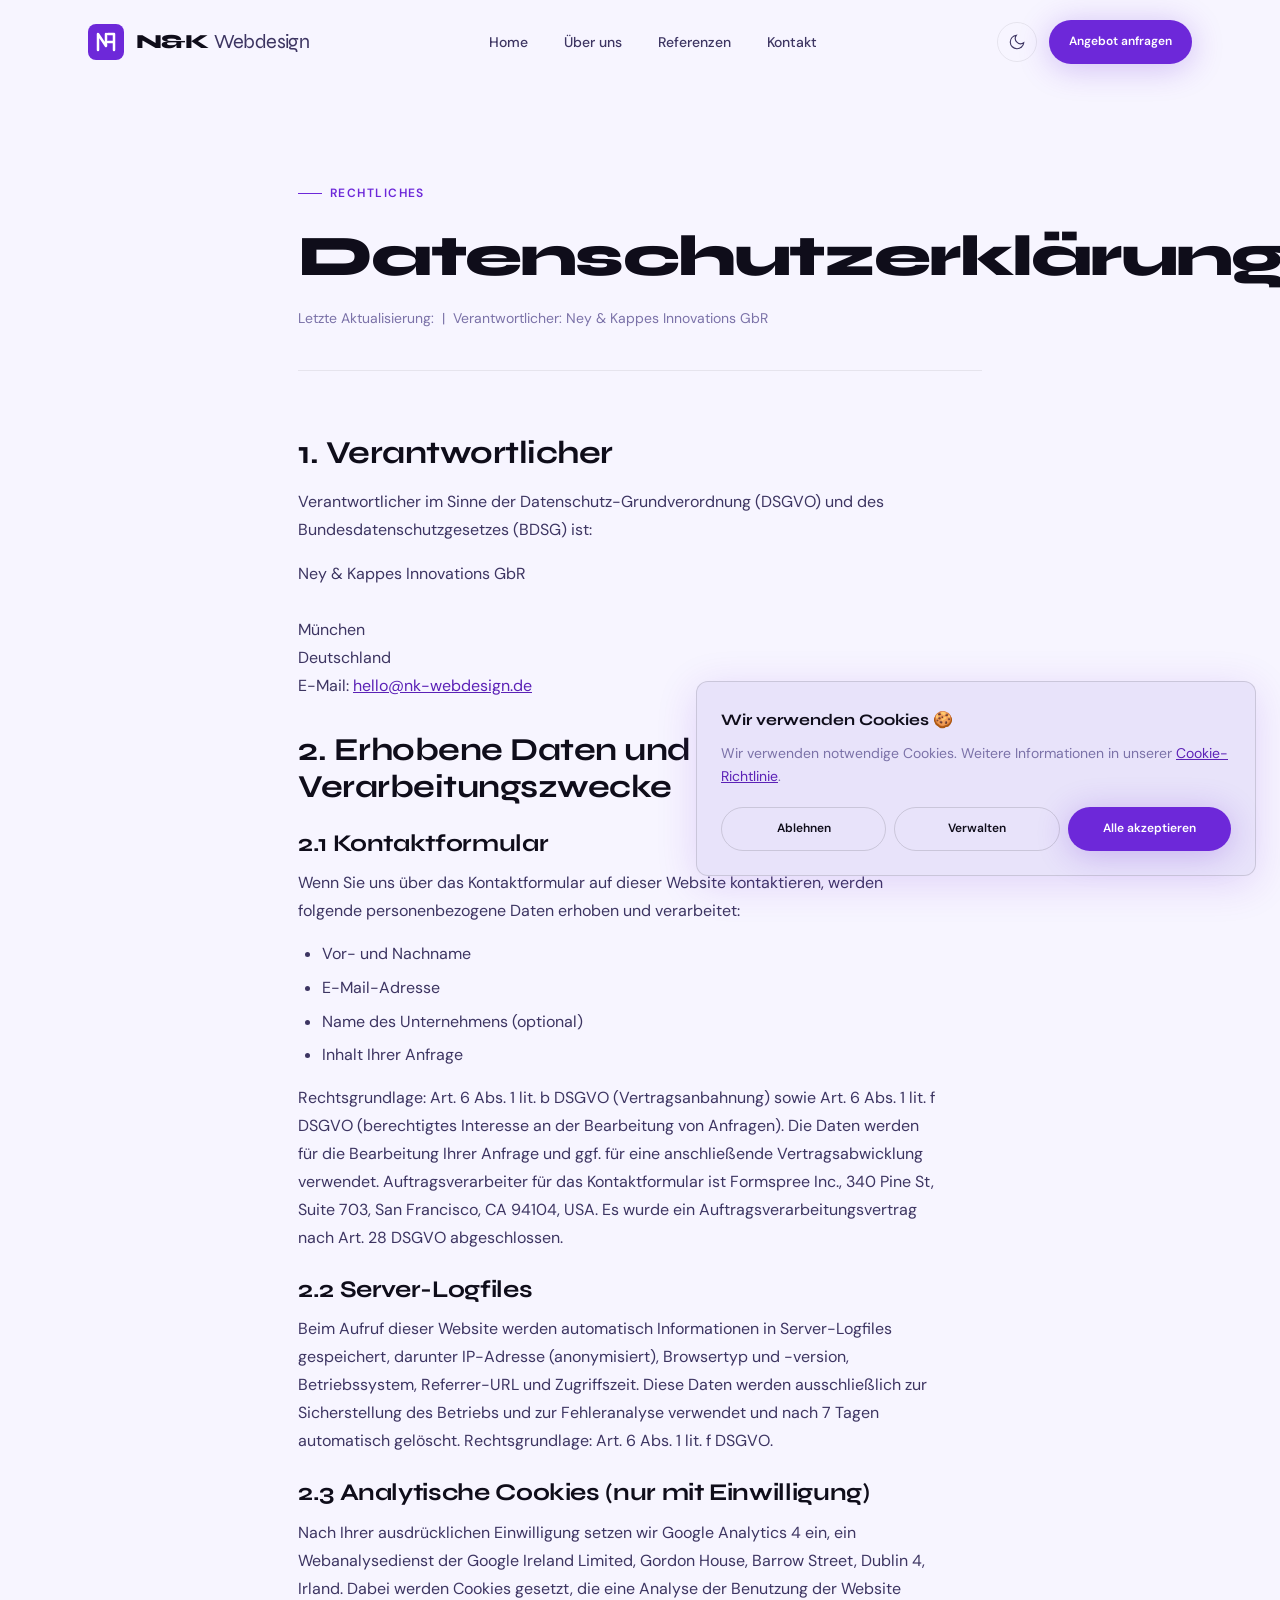
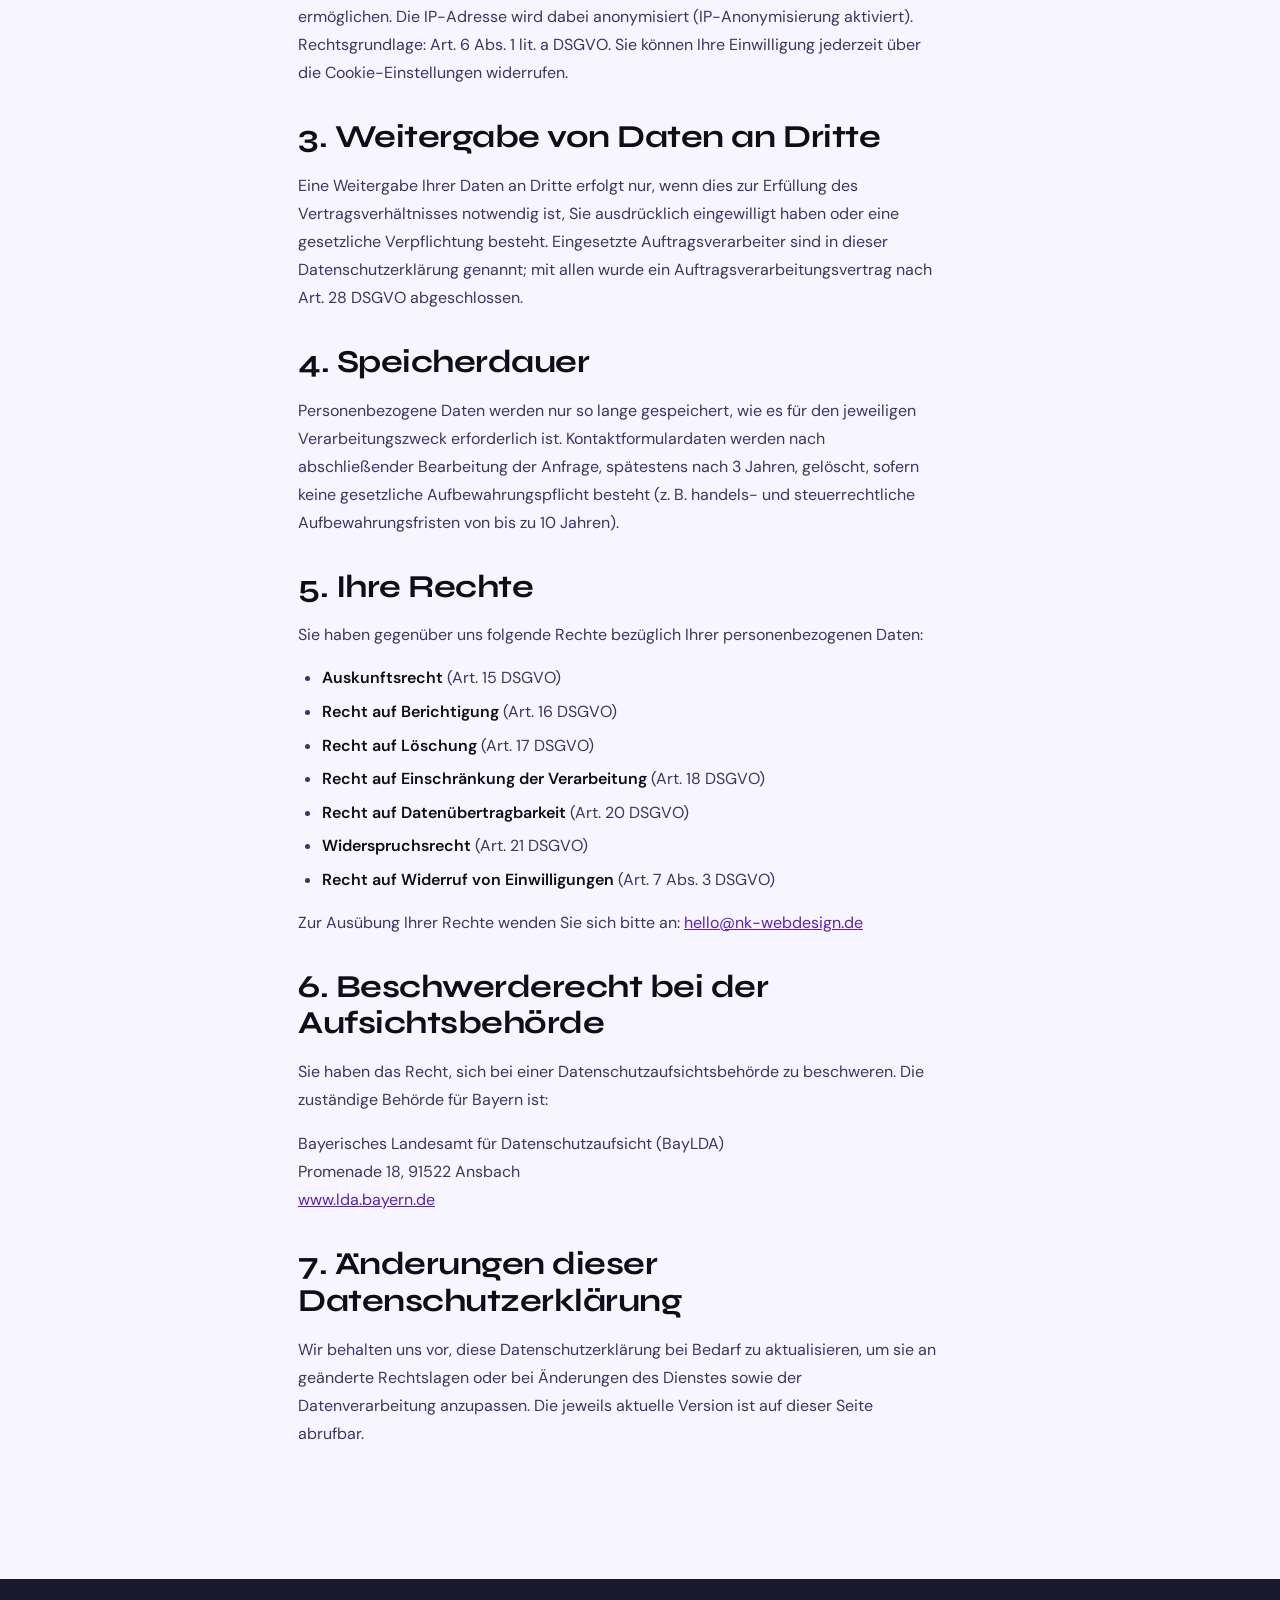
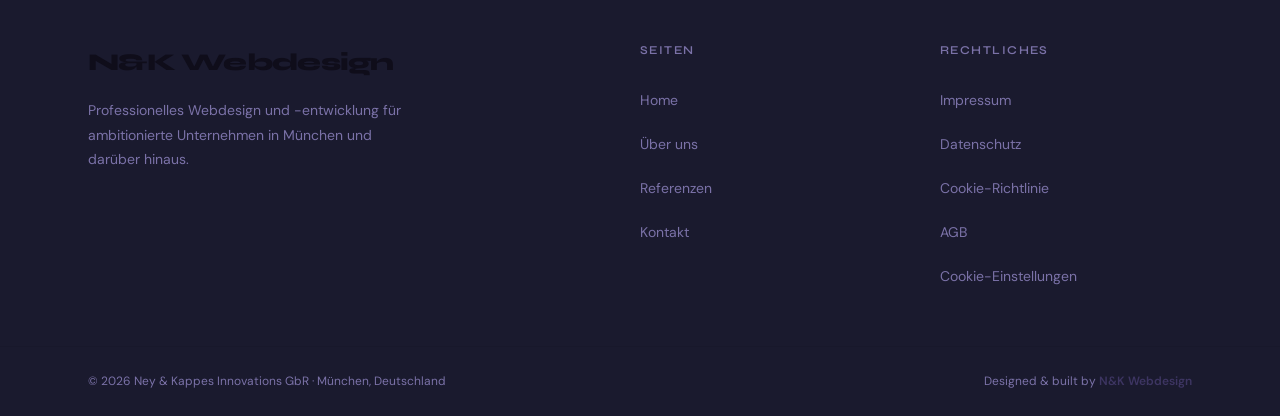
<file: privacy-policy.html>
<!DOCTYPE html>
<html lang="de" dir="ltr">
<head>
  <meta charset="UTF-8">
  <meta name="viewport" content="width=device-width, initial-scale=1.0">
  <script>if(localStorage.theme==='light'||(localStorage.theme!=='dark'&&matchMedia('(prefers-color-scheme:light)').matches))document.documentElement.classList.add('light-mode')</script>
  <title>Datenschutzerklärung | N&K Webdesign Munich</title>
  <meta name="description" content="Datenschutzerklärung der Ney & Kappes Innovations GbR gemäß DSGVO und BDSG.">
  <meta name="robots" content="index, follow">
  <link rel="canonical" href="https://nk-webdesign.de/privacy-policy.html">
  <link rel="icon" href="./favicon.ico" sizes="any">
  <link rel="icon" href="./icon.svg" type="image/svg+xml">
  <meta name="theme-color" content="#7C3AED">
  <link rel="preconnect" href="https://fonts.googleapis.com">
  <link rel="preconnect" href="https://fonts.gstatic.com" crossorigin>
  <link href="https://fonts.googleapis.com/css2?family=Syne:wght@400;600;700;800&family=DM+Sans:ital,wght@0,300;0,400;0,500;0,600;1,400&display=swap" rel="stylesheet">
  <link rel="stylesheet" href="./design-tokens.css">
  <link rel="stylesheet" href="./global.css">
  <link rel="stylesheet" href="./animations.css">
  <link rel="stylesheet" href="./components.css">
  <style>
    .legal-page { padding-top: clamp(8rem, 14vw, 11rem); padding-bottom: var(--section-gap); }
    .legal-page__header { margin-bottom: var(--sp-16); border-bottom: 1px solid var(--c-border); padding-bottom: var(--sp-10); }
    .legal-page__title { font-size: var(--fs-4xl); font-weight: var(--fw-extrabold); letter-spacing: var(--ls-tight); margin-bottom: var(--sp-4); }
    .legal-page__meta { font-size: var(--fs-sm); color: var(--c-text-3); }
    .legal-wrap { max-width: 780px; }
  </style>
</head>
<body>
  <a href="#main-content" class="skip-link">Zum Inhalt springen</a>

  <!-- Cookie banner -->
  <div id="cookie-banner" hidden role="dialog" aria-label="Cookie-Einwilligung">
    <p class="cookie-banner__title">Wir verwenden Cookies 🍪</p>
    <p class="cookie-banner__text">Wir verwenden notwendige Cookies. Weitere Informationen in unserer <a href="./cookies.html">Cookie-Richtlinie</a>.</p>
    <div class="cookie-banner__actions">
      <button id="cookie-reject" class="btn btn-secondary btn--sm">Ablehnen</button>
      <button id="cookie-manage" class="btn btn-secondary btn--sm">Verwalten</button>
      <button id="cookie-accept" class="btn btn-primary  btn--sm">Alle akzeptieren</button>
    </div>
  </div>
  <div id="cookie-modal" hidden role="dialog" aria-modal="true" aria-label="Cookie-Einstellungen" class="cookie-modal">
    <div id="cookie-modal-overlay" class="cookie-modal__overlay"></div>
    <div class="cookie-modal__card">
      <h2 class="cookie-modal__title">Cookie-Einstellungen</h2>
      <div class="cookie-toggle-row"><div class="cookie-toggle-info"><p class="cookie-toggle-name">Notwendig</p><p class="cookie-toggle-desc">Erforderlich. Kann nicht deaktiviert werden.</p></div><label class="toggle-switch"><input type="checkbox" checked disabled><span class="toggle-slider"></span></label></div>
      <div class="cookie-toggle-row"><div class="cookie-toggle-info"><p class="cookie-toggle-name">Analyse</p><p class="cookie-toggle-desc">Google Analytics 4 (anonymisiert).</p></div><label class="toggle-switch"><input id="toggle-analytics" type="checkbox"><span class="toggle-slider"></span></label></div>
      <div class="cookie-toggle-row"><div class="cookie-toggle-info"><p class="cookie-toggle-name">Marketing</p><p class="cookie-toggle-desc">Relevante Werbung auf anderen Websites.</p></div><label class="toggle-switch"><input id="toggle-marketing" type="checkbox"><span class="toggle-slider"></span></label></div>
      <div class="cookie-modal__footer"><button id="cookie-modal-save" class="btn btn-primary" style="width:100%">Einstellungen speichern</button></div>
    </div>
  </div>

  <header id="site-header" class="site-header">
    <nav class="nav wrap" role="navigation" aria-label="Hauptnavigation">
      <a href="./index.html" class="nav__logo" aria-label="N&K Webdesign — Startseite">
        <svg class="nav__logo-icon" width="36" height="36" viewBox="0 0 36 36" fill="none" aria-hidden="true"><rect width="36" height="36" rx="8" fill="var(--c-brand)"/><path d="M10 26V10L18 22V10" stroke="white" stroke-width="2.5" stroke-linecap="round" stroke-linejoin="round"/><path d="M20 10h6v16" stroke="white" stroke-width="2.5" stroke-linecap="round" stroke-linejoin="round"/><path d="M20 18h5" stroke="white" stroke-width="2.5" stroke-linecap="round"/></svg>
        <span class="nav__logo-wordmark">N&K <span class="nav__logo-suffix">Webdesign</span></span>
      </a>
      <ul class="nav__links" role="list">
        <li><a href="./index.html"   class="nav__link">Home</a></li>
        <li><a href="./about.html"   class="nav__link">Über uns</a></li>
        <li><a href="./clients.html" class="nav__link">Referenzen</a></li>
        <li><a href="./contact.html" class="nav__link">Kontakt</a></li>
      </ul>
      <div class="nav__actions">
        <button class="nav__theme" id="theme-toggle" aria-label="Zum hellen Design wechseln">
          <svg class="icon icon-sun" width="18" height="18" viewBox="0 0 24 24" fill="none" stroke="currentColor" stroke-width="1.5" aria-hidden="true"><circle cx="12" cy="12" r="4"/><path d="M12 2v2M12 20v2M4.93 4.93l1.41 1.41M17.66 17.66l1.41 1.41M2 12h2M20 12h2M4.93 19.07l1.41-1.41M17.66 6.34l1.41-1.41"/></svg>
          <svg class="icon icon-moon" width="18" height="18" viewBox="0 0 24 24" fill="none" stroke="currentColor" stroke-width="1.5" aria-hidden="true"><path d="M21 12.79A9 9 0 1 1 11.21 3 7 7 0 0 0 21 12.79z"/></svg>
        </button>
        <a href="./contact.html" class="btn btn-primary btn--sm nav__cta">Angebot anfragen</a>
        <button class="nav__hamburger" id="nav-hamburger" aria-expanded="false" aria-controls="nav-overlay" aria-label="Menü öffnen"><span></span><span></span><span></span></button>
      </div>
    </nav>
    <div class="nav__overlay" id="nav-overlay" hidden role="dialog" aria-modal="true" aria-label="Navigationsmenü">
      <ul class="nav__overlay-links" role="list">
        <li><a href="./index.html"   class="nav__overlay-link">Home</a></li>
        <li><a href="./about.html"   class="nav__overlay-link">Über uns</a></li>
        <li><a href="./clients.html" class="nav__overlay-link">Referenzen</a></li>
        <li><a href="./contact.html" class="nav__overlay-link">Kontakt</a></li>
      </ul>
      <a href="./contact.html" class="btn btn-primary btn--lg">Angebot anfragen</a>
    </div>
  </header>

  <main id="main-content">
    <div class="legal-page bg-default">
      <div class="wrap legal-wrap">
        <div class="legal-page__header">
          <p class="label">Rechtliches</p>
          <h1 class="legal-page__title">Datenschutzerklärung</h1>
          <p class="legal-page__meta">Letzte Aktualisierung: <!-- REPLACE: Datum einfügen --> &nbsp;|&nbsp; Verantwortlicher: Ney &amp; Kappes Innovations GbR</p>
        </div>

        <div class="prose">

          <h2>1. Verantwortlicher</h2>
          <p>Verantwortlicher im Sinne der Datenschutz-Grundverordnung (DSGVO) und des Bundesdatenschutzgesetzes (BDSG) ist:</p>
          <p>
            Ney &amp; Kappes Innovations GbR<br>
            <!-- REPLACE: Straße und Hausnummer --><br>
            <!-- REPLACE: PLZ --> München<br>
            Deutschland<br>
            E-Mail: <a href="mailto:hello@nk-webdesign.de">hello@nk-webdesign.de</a><br>
            <!-- REPLACE: Telefonnummer -->
          </p>

          <h2>2. Erhobene Daten und Verarbeitungszwecke</h2>

          <h3>2.1 Kontaktformular</h3>
          <p>Wenn Sie uns über das Kontaktformular auf dieser Website kontaktieren, werden folgende personenbezogene Daten erhoben und verarbeitet:</p>
          <ul>
            <li>Vor- und Nachname</li>
            <li>E-Mail-Adresse</li>
            <li>Name des Unternehmens (optional)</li>
            <li>Inhalt Ihrer Anfrage</li>
          </ul>
          <p>Rechtsgrundlage: Art. 6 Abs. 1 lit. b DSGVO (Vertragsanbahnung) sowie Art. 6 Abs. 1 lit. f DSGVO (berechtigtes Interesse an der Bearbeitung von Anfragen). Die Daten werden für die Bearbeitung Ihrer Anfrage und ggf. für eine anschließende Vertragsabwicklung verwendet. Auftragsverarbeiter für das Kontaktformular ist Formspree Inc., 340 Pine St, Suite 703, San Francisco, CA 94104, USA. Es wurde ein Auftragsverarbeitungsvertrag nach Art. 28 DSGVO abgeschlossen.</p>

          <h3>2.2 Server-Logfiles</h3>
          <p>Beim Aufruf dieser Website werden automatisch Informationen in Server-Logfiles gespeichert, darunter IP-Adresse (anonymisiert), Browsertyp und -version, Betriebssystem, Referrer-URL und Zugriffszeit. Diese Daten werden ausschließlich zur Sicherstellung des Betriebs und zur Fehleranalyse verwendet und nach 7 Tagen automatisch gelöscht. Rechtsgrundlage: Art. 6 Abs. 1 lit. f DSGVO.</p>

          <h3>2.3 Analytische Cookies (nur mit Einwilligung)</h3>
          <p>Nach Ihrer ausdrücklichen Einwilligung setzen wir Google Analytics 4 ein, ein Webanalysedienst der Google Ireland Limited, Gordon House, Barrow Street, Dublin 4, Irland. Dabei werden Cookies gesetzt, die eine Analyse der Benutzung der Website ermöglichen. Die IP-Adresse wird dabei anonymisiert (IP-Anonymisierung aktiviert). Rechtsgrundlage: Art. 6 Abs. 1 lit. a DSGVO. Sie können Ihre Einwilligung jederzeit über die Cookie-Einstellungen widerrufen.</p>

          <h2>3. Weitergabe von Daten an Dritte</h2>
          <p>Eine Weitergabe Ihrer Daten an Dritte erfolgt nur, wenn dies zur Erfüllung des Vertragsverhältnisses notwendig ist, Sie ausdrücklich eingewilligt haben oder eine gesetzliche Verpflichtung besteht. Eingesetzte Auftragsverarbeiter sind in dieser Datenschutzerklärung genannt; mit allen wurde ein Auftragsverarbeitungsvertrag nach Art. 28 DSGVO abgeschlossen.</p>

          <h2>4. Speicherdauer</h2>
          <p>Personenbezogene Daten werden nur so lange gespeichert, wie es für den jeweiligen Verarbeitungszweck erforderlich ist. Kontaktformulardaten werden nach abschließender Bearbeitung der Anfrage, spätestens nach 3 Jahren, gelöscht, sofern keine gesetzliche Aufbewahrungspflicht besteht (z. B. handels- und steuerrechtliche Aufbewahrungsfristen von bis zu 10 Jahren).</p>

          <h2>5. Ihre Rechte</h2>
          <p>Sie haben gegenüber uns folgende Rechte bezüglich Ihrer personenbezogenen Daten:</p>
          <ul>
            <li><strong>Auskunftsrecht</strong> (Art. 15 DSGVO)</li>
            <li><strong>Recht auf Berichtigung</strong> (Art. 16 DSGVO)</li>
            <li><strong>Recht auf Löschung</strong> (Art. 17 DSGVO)</li>
            <li><strong>Recht auf Einschränkung der Verarbeitung</strong> (Art. 18 DSGVO)</li>
            <li><strong>Recht auf Datenübertragbarkeit</strong> (Art. 20 DSGVO)</li>
            <li><strong>Widerspruchsrecht</strong> (Art. 21 DSGVO)</li>
            <li><strong>Recht auf Widerruf von Einwilligungen</strong> (Art. 7 Abs. 3 DSGVO)</li>
          </ul>
          <p>Zur Ausübung Ihrer Rechte wenden Sie sich bitte an: <a href="mailto:hello@nk-webdesign.de">hello@nk-webdesign.de</a></p>

          <h2>6. Beschwerderecht bei der Aufsichtsbehörde</h2>
          <p>Sie haben das Recht, sich bei einer Datenschutzaufsichtsbehörde zu beschweren. Die zuständige Behörde für Bayern ist:</p>
          <p>
            Bayerisches Landesamt für Datenschutzaufsicht (BayLDA)<br>
            Promenade 18, 91522 Ansbach<br>
            <a href="https://www.lda.bayern.de" target="_blank" rel="noopener noreferrer">www.lda.bayern.de</a>
          </p>

          <h2>7. Änderungen dieser Datenschutzerklärung</h2>
          <p>Wir behalten uns vor, diese Datenschutzerklärung bei Bedarf zu aktualisieren, um sie an geänderte Rechtslagen oder bei Änderungen des Dienstes sowie der Datenverarbeitung anzupassen. Die jeweils aktuelle Version ist auf dieser Seite abrufbar.</p>

        </div>
      </div>
    </div>
  </main>

  <footer class="footer" role="contentinfo">
    <div class="wrap footer__inner">
      <div>
        <a href="./index.html" class="footer__logo">N&K Webdesign</a>
        <p class="footer__tagline">Professionelles Webdesign und -entwicklung für ambitionierte Unternehmen in München und darüber hinaus.</p>
      </div>
      <div>
        <h3 class="footer__col-title">Seiten</h3>
        <ul role="list">
          <li><a href="./index.html"   class="footer__link">Home</a></li>
          <li><a href="./about.html"   class="footer__link">Über uns</a></li>
          <li><a href="./clients.html" class="footer__link">Referenzen</a></li>
          <li><a href="./contact.html" class="footer__link">Kontakt</a></li>
        </ul>
      </div>
      <div>
        <h3 class="footer__col-title">Rechtliches</h3>
        <ul role="list">
          <li><a href="./impressum.html"      class="footer__link">Impressum</a></li>
          <li><a href="./privacy-policy.html" class="footer__link">Datenschutz</a></li>
          <li><a href="./cookies.html"        class="footer__link">Cookie-Richtlinie</a></li>
          <li><a href="./terms.html"          class="footer__link">AGB</a></li>
          <li><button class="footer__link" id="cookie-settings-btn">Cookie-Einstellungen</button></li>
        </ul>
      </div>
    </div>
    <div class="footer__bottom">
      <div class="wrap footer__bottom-inner">
        <p>© <span id="footer-year"></span> Ney &amp; Kappes Innovations GbR · München, Deutschland</p>
        <p>Designed &amp; built by <strong>N&amp;K Webdesign</strong></p>
      </div>
    </div>
  </footer>

  <script src="./theme.js"             defer></script>
  <script src="./main.js"              defer></script>
  <script src="./cookie-consent.js"    defer></script>
</body>
</html>
</file>
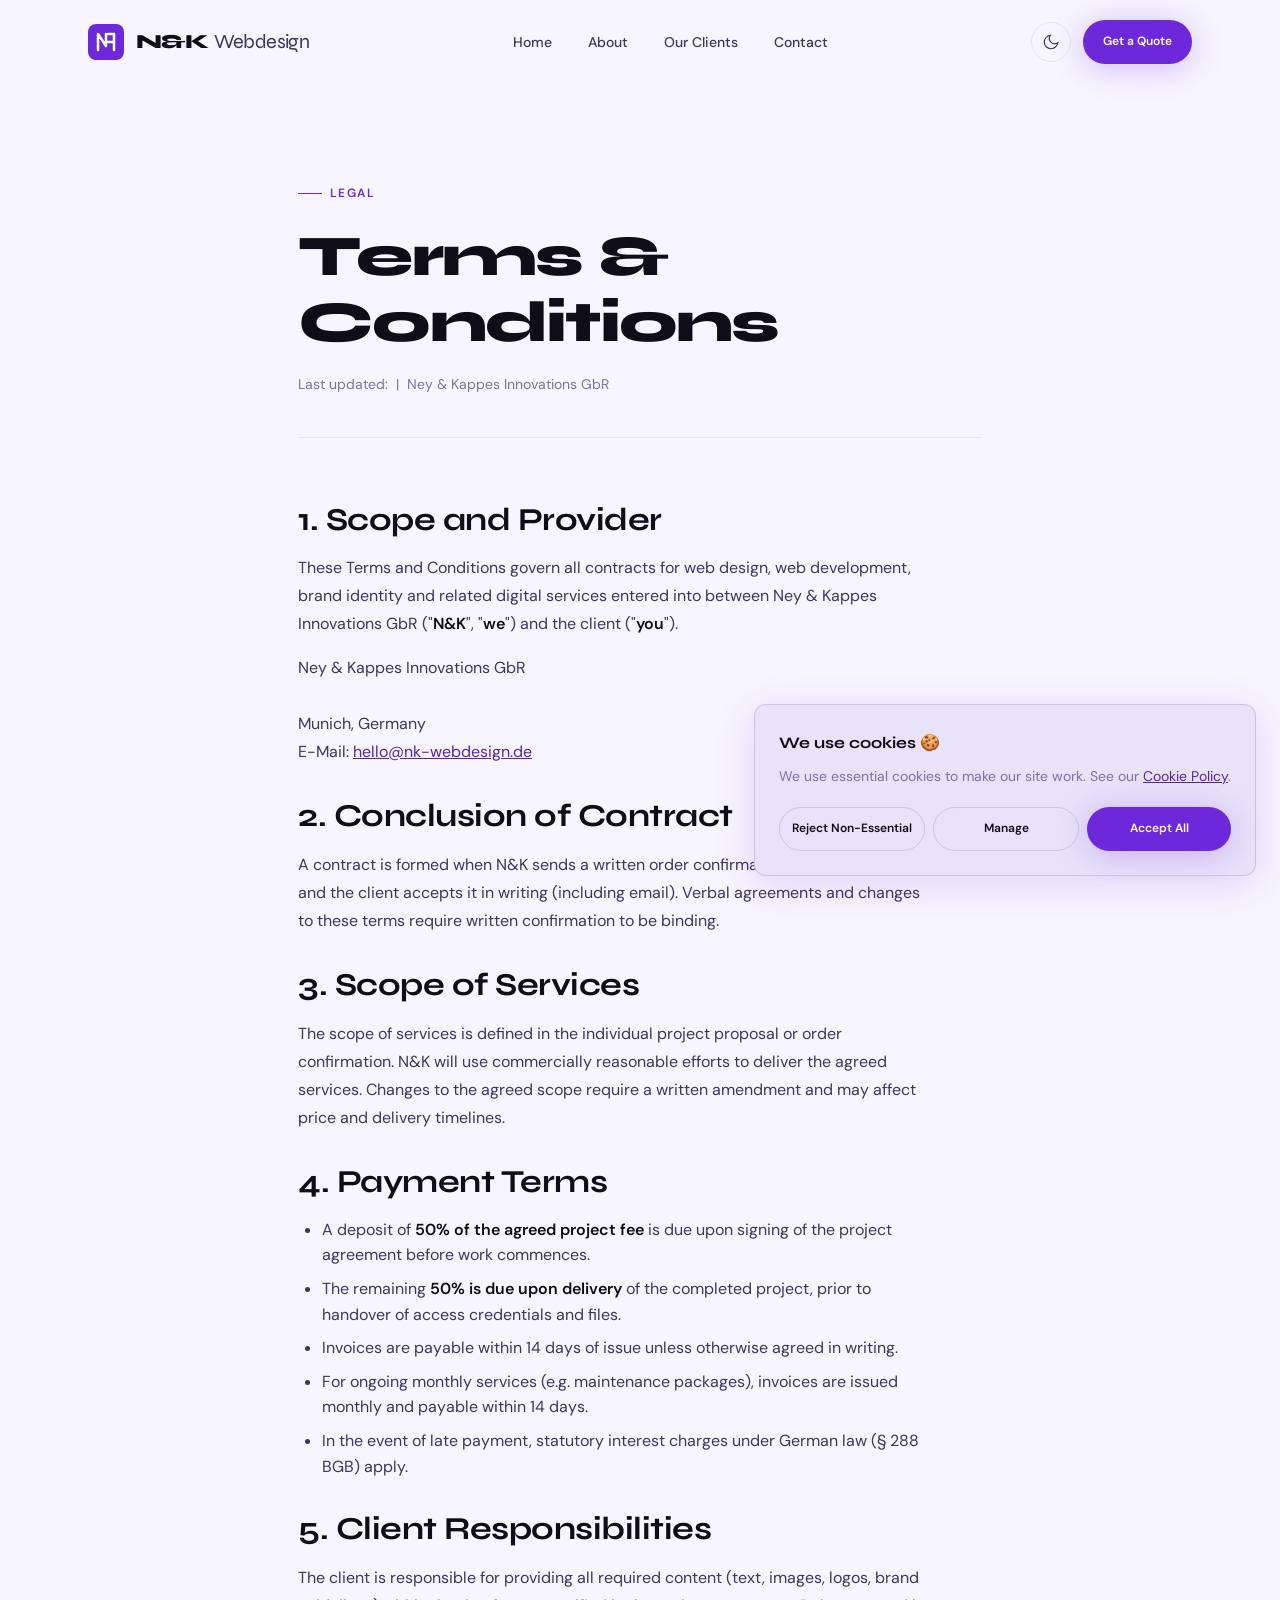
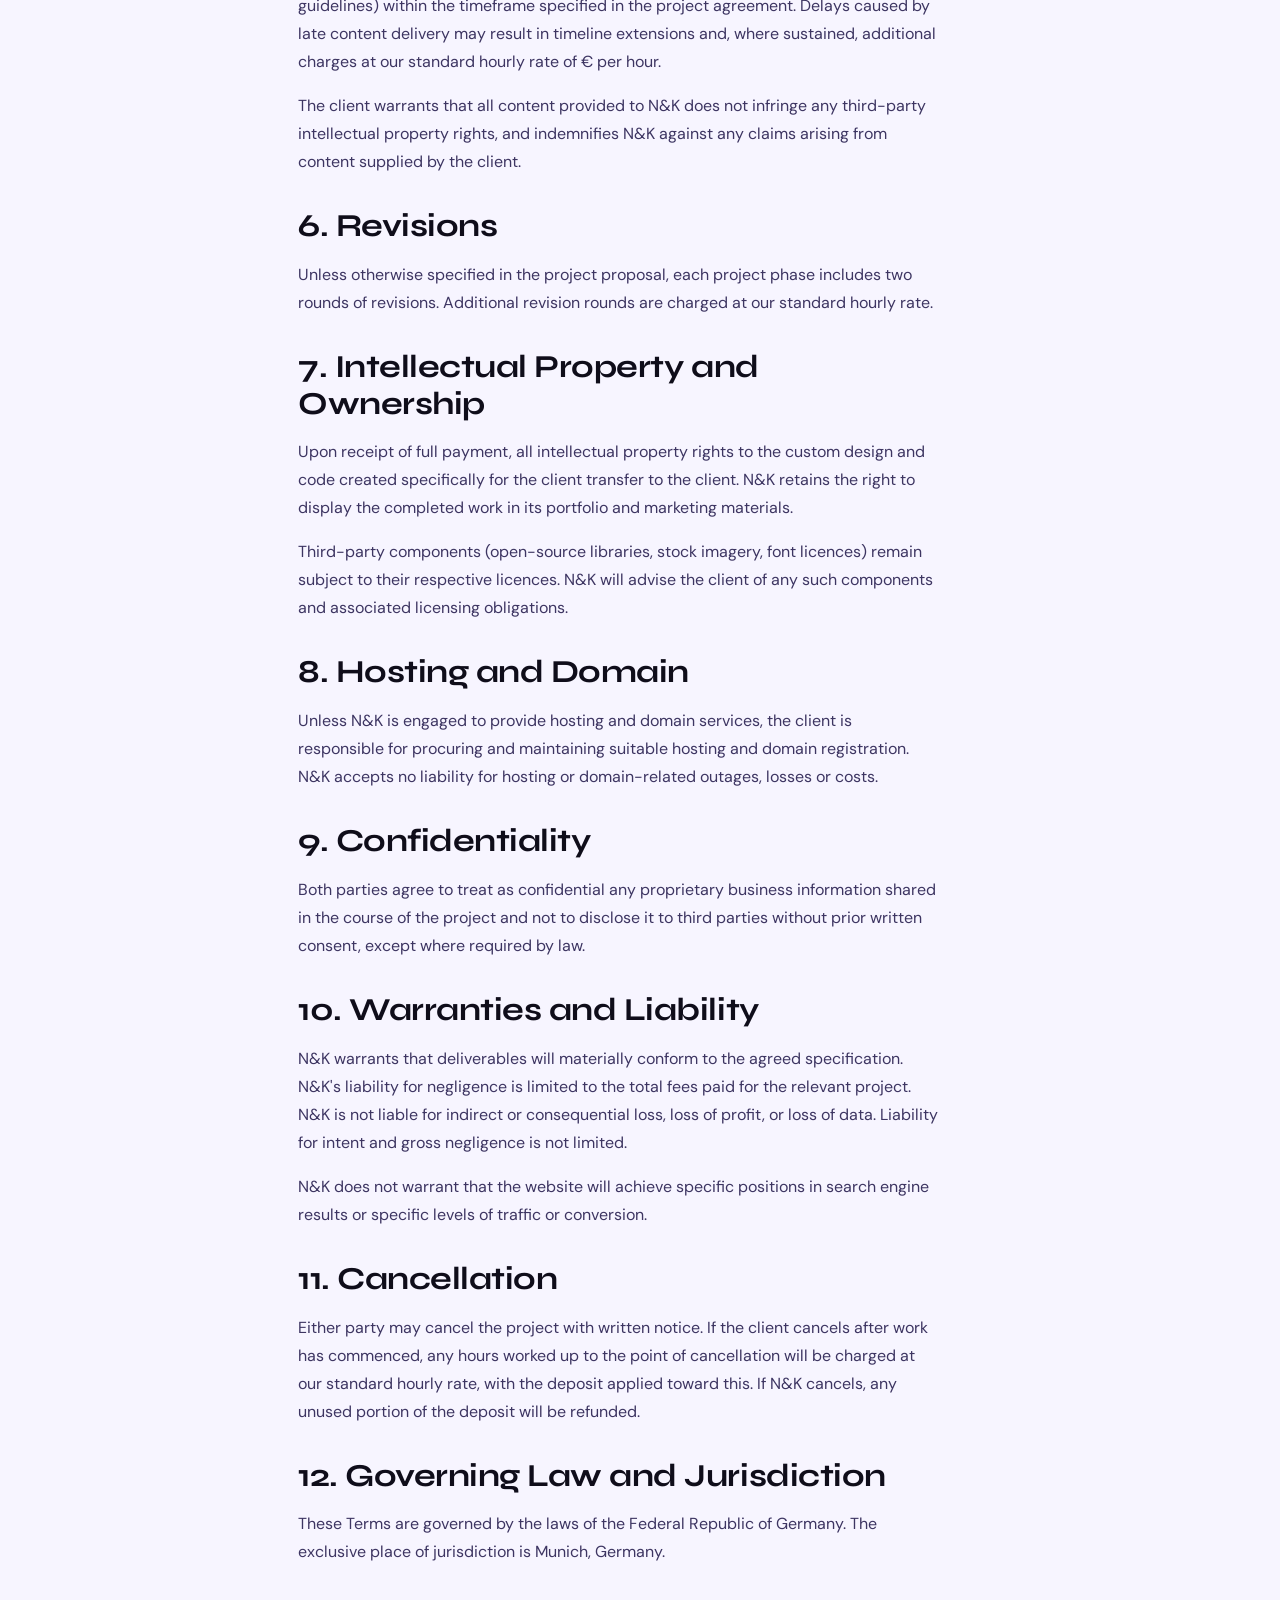
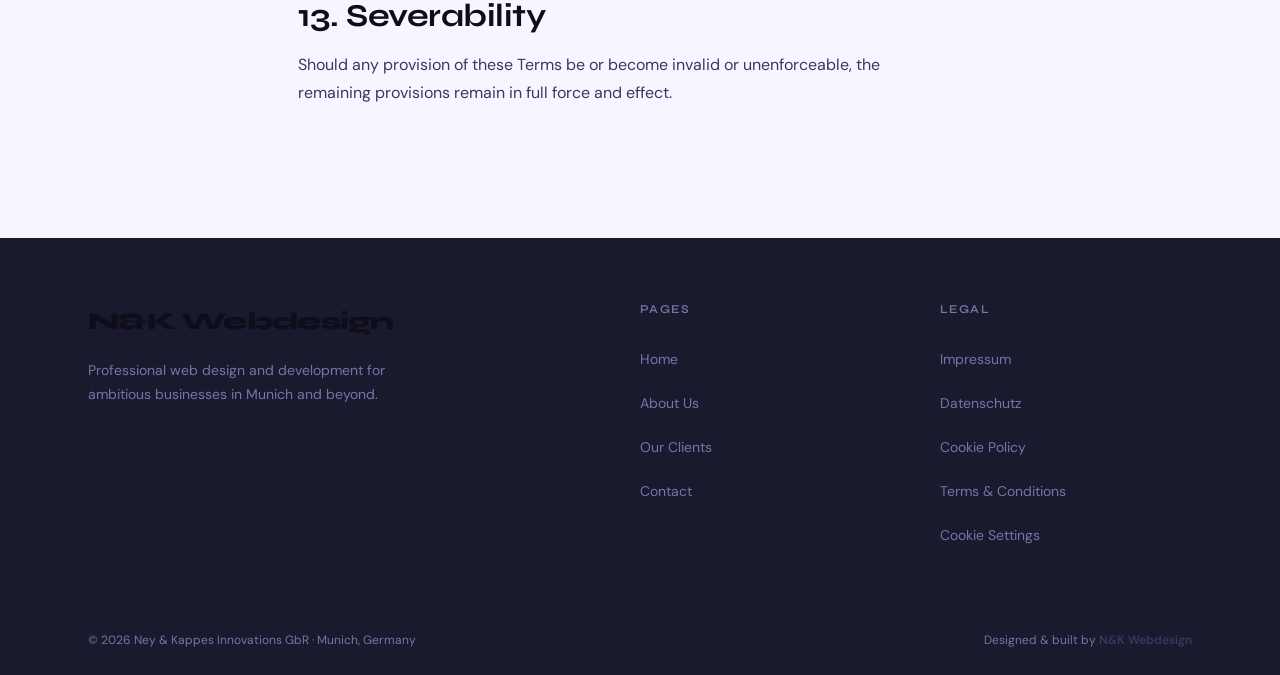
<file: terms.html>
<!DOCTYPE html>
<html lang="en" dir="ltr">
<head>
  <meta charset="UTF-8">
  <meta name="viewport" content="width=device-width, initial-scale=1.0">
  <script>if(localStorage.theme==='light'||(localStorage.theme!=='dark'&&matchMedia('(prefers-color-scheme:light)').matches))document.documentElement.classList.add('light-mode')</script>
  <title>Terms & Conditions | N&K Webdesign Munich</title>
  <meta name="description" content="Terms and conditions for web design and development services provided by Ney & Kappes Innovations GbR.">
  <meta name="robots" content="index, follow">
  <link rel="canonical" href="https://nk-webdesign.de/terms.html">
  <link rel="icon" href="./favicon.ico" sizes="any">
  <link rel="icon" href="./icon.svg" type="image/svg+xml">
  <meta name="theme-color" content="#7C3AED">
  <link rel="preconnect" href="https://fonts.googleapis.com">
  <link rel="preconnect" href="https://fonts.gstatic.com" crossorigin>
  <link href="https://fonts.googleapis.com/css2?family=Syne:wght@400;600;700;800&family=DM+Sans:ital,wght@0,300;0,400;0,500;0,600;1,400&display=swap" rel="stylesheet">
  <link rel="stylesheet" href="./design-tokens.css">
  <link rel="stylesheet" href="./global.css">
  <link rel="stylesheet" href="./animations.css">
  <link rel="stylesheet" href="./components.css">
  <style>
    .legal-page { padding-top: clamp(8rem, 14vw, 11rem); padding-bottom: var(--section-gap); }
    .legal-page__header { margin-bottom: var(--sp-16); border-bottom: 1px solid var(--c-border); padding-bottom: var(--sp-10); }
    .legal-page__title { font-size: var(--fs-4xl); font-weight: var(--fw-extrabold); letter-spacing: var(--ls-tight); margin-bottom: var(--sp-4); }
    .legal-page__meta { font-size: var(--fs-sm); color: var(--c-text-3); }
    .legal-wrap { max-width: 780px; }
  </style>
</head>
<body>
  <a href="#main-content" class="skip-link">Skip to main content</a>

  <!-- Cookie banner -->
  <div id="cookie-banner" hidden role="dialog" aria-label="Cookie consent">
    <p class="cookie-banner__title">We use cookies 🍪</p>
    <p class="cookie-banner__text">We use essential cookies to make our site work. See our <a href="./cookies.html">Cookie Policy</a>.</p>
    <div class="cookie-banner__actions">
      <button id="cookie-reject" class="btn btn-secondary btn--sm">Reject Non-Essential</button>
      <button id="cookie-manage" class="btn btn-secondary btn--sm">Manage</button>
      <button id="cookie-accept" class="btn btn-primary  btn--sm">Accept All</button>
    </div>
  </div>
  <div id="cookie-modal" hidden role="dialog" aria-modal="true" aria-label="Cookie preferences" class="cookie-modal">
    <div id="cookie-modal-overlay" class="cookie-modal__overlay"></div>
    <div class="cookie-modal__card">
      <h2 class="cookie-modal__title">Cookie Preferences</h2>
      <div class="cookie-toggle-row"><div class="cookie-toggle-info"><p class="cookie-toggle-name">Essential</p><p class="cookie-toggle-desc">Required. Cannot be disabled.</p></div><label class="toggle-switch"><input type="checkbox" checked disabled><span class="toggle-slider"></span></label></div>
      <div class="cookie-toggle-row"><div class="cookie-toggle-info"><p class="cookie-toggle-name">Analytics</p><p class="cookie-toggle-desc">Google Analytics 4 (anonymised).</p></div><label class="toggle-switch"><input id="toggle-analytics" type="checkbox"><span class="toggle-slider"></span></label></div>
      <div class="cookie-toggle-row"><div class="cookie-toggle-info"><p class="cookie-toggle-name">Marketing</p><p class="cookie-toggle-desc">Relevant ads on other websites.</p></div><label class="toggle-switch"><input id="toggle-marketing" type="checkbox"><span class="toggle-slider"></span></label></div>
      <div class="cookie-modal__footer"><button id="cookie-modal-save" class="btn btn-primary" style="width:100%">Save Preferences</button></div>
    </div>
  </div>

  <header id="site-header" class="site-header">
    <nav class="nav wrap" role="navigation" aria-label="Main navigation">
      <a href="./index.html" class="nav__logo" aria-label="N&K Webdesign — home">
        <svg class="nav__logo-icon" width="36" height="36" viewBox="0 0 36 36" fill="none" aria-hidden="true"><rect width="36" height="36" rx="8" fill="var(--c-brand)"/><path d="M10 26V10L18 22V10" stroke="white" stroke-width="2.5" stroke-linecap="round" stroke-linejoin="round"/><path d="M20 10h6v16" stroke="white" stroke-width="2.5" stroke-linecap="round" stroke-linejoin="round"/><path d="M20 18h5" stroke="white" stroke-width="2.5" stroke-linecap="round"/></svg>
        <span class="nav__logo-wordmark">N&K <span class="nav__logo-suffix">Webdesign</span></span>
      </a>
      <ul class="nav__links" role="list">
        <li><a href="./index.html"   class="nav__link">Home</a></li>
        <li><a href="./about.html"   class="nav__link">About</a></li>
        <li><a href="./clients.html" class="nav__link">Our Clients</a></li>
        <li><a href="./contact.html" class="nav__link">Contact</a></li>
      </ul>
      <div class="nav__actions">
        <button class="nav__theme" id="theme-toggle" aria-label="Switch to light mode">
          <svg class="icon icon-sun" width="18" height="18" viewBox="0 0 24 24" fill="none" stroke="currentColor" stroke-width="1.5" aria-hidden="true"><circle cx="12" cy="12" r="4"/><path d="M12 2v2M12 20v2M4.93 4.93l1.41 1.41M17.66 17.66l1.41 1.41M2 12h2M20 12h2M4.93 19.07l1.41-1.41M17.66 6.34l1.41-1.41"/></svg>
          <svg class="icon icon-moon" width="18" height="18" viewBox="0 0 24 24" fill="none" stroke="currentColor" stroke-width="1.5" aria-hidden="true"><path d="M21 12.79A9 9 0 1 1 11.21 3 7 7 0 0 0 21 12.79z"/></svg>
        </button>
        <a href="./contact.html" class="btn btn-primary btn--sm nav__cta">Get a Quote</a>
        <button class="nav__hamburger" id="nav-hamburger" aria-expanded="false" aria-controls="nav-overlay" aria-label="Open menu"><span></span><span></span><span></span></button>
      </div>
    </nav>
    <div class="nav__overlay" id="nav-overlay" hidden role="dialog" aria-modal="true" aria-label="Navigation menu">
      <ul class="nav__overlay-links" role="list">
        <li><a href="./index.html"   class="nav__overlay-link">Home</a></li>
        <li><a href="./about.html"   class="nav__overlay-link">About</a></li>
        <li><a href="./clients.html" class="nav__overlay-link">Our Clients</a></li>
        <li><a href="./contact.html" class="nav__overlay-link">Contact</a></li>
      </ul>
      <a href="./contact.html" class="btn btn-primary btn--lg">Get a Quote</a>
    </div>
  </header>

  <main id="main-content">
    <div class="legal-page bg-default">
      <div class="wrap legal-wrap">
        <div class="legal-page__header">
          <p class="label">Legal</p>
          <h1 class="legal-page__title">Terms &amp; Conditions</h1>
          <p class="legal-page__meta">Last updated: <!-- REPLACE: date --> &nbsp;|&nbsp; Ney &amp; Kappes Innovations GbR</p>
        </div>

        <div class="prose">

          <h2>1. Scope and Provider</h2>
          <p>These Terms and Conditions govern all contracts for web design, web development, brand identity and related digital services entered into between Ney &amp; Kappes Innovations GbR ("<strong>N&K</strong>", "<strong>we</strong>") and the client ("<strong>you</strong>").</p>
          <p>
            Ney &amp; Kappes Innovations GbR<br>
            <!-- REPLACE: Adresse --><br>
            Munich, Germany<br>
            E-Mail: <a href="mailto:hello@nk-webdesign.de">hello@nk-webdesign.de</a>
          </p>

          <h2>2. Conclusion of Contract</h2>
          <p>A contract is formed when N&K sends a written order confirmation or project proposal and the client accepts it in writing (including email). Verbal agreements and changes to these terms require written confirmation to be binding.</p>

          <h2>3. Scope of Services</h2>
          <p>The scope of services is defined in the individual project proposal or order confirmation. N&K will use commercially reasonable efforts to deliver the agreed services. Changes to the agreed scope require a written amendment and may affect price and delivery timelines.</p>

          <h2>4. Payment Terms</h2>
          <ul>
            <li>A deposit of <strong>50% of the agreed project fee</strong> is due upon signing of the project agreement before work commences.</li>
            <li>The remaining <strong>50% is due upon delivery</strong> of the completed project, prior to handover of access credentials and files.</li>
            <li>Invoices are payable within 14 days of issue unless otherwise agreed in writing.</li>
            <li>For ongoing monthly services (e.g. maintenance packages), invoices are issued monthly and payable within 14 days.</li>
            <li>In the event of late payment, statutory interest charges under German law (§ 288 BGB) apply.</li>
          </ul>

          <h2>5. Client Responsibilities</h2>
          <p>The client is responsible for providing all required content (text, images, logos, brand guidelines) within the timeframe specified in the project agreement. Delays caused by late content delivery may result in timeline extensions and, where sustained, additional charges at our standard hourly rate of €<!-- REPLACE: Stundensatz --> per hour.</p>
          <p>The client warrants that all content provided to N&K does not infringe any third-party intellectual property rights, and indemnifies N&K against any claims arising from content supplied by the client.</p>

          <h2>6. Revisions</h2>
          <p>Unless otherwise specified in the project proposal, each project phase includes two rounds of revisions. Additional revision rounds are charged at our standard hourly rate.</p>

          <h2>7. Intellectual Property and Ownership</h2>
          <p>Upon receipt of full payment, all intellectual property rights to the custom design and code created specifically for the client transfer to the client. N&K retains the right to display the completed work in its portfolio and marketing materials.</p>
          <p>Third-party components (open-source libraries, stock imagery, font licences) remain subject to their respective licences. N&K will advise the client of any such components and associated licensing obligations.</p>

          <h2>8. Hosting and Domain</h2>
          <p>Unless N&K is engaged to provide hosting and domain services, the client is responsible for procuring and maintaining suitable hosting and domain registration. N&K accepts no liability for hosting or domain-related outages, losses or costs.</p>

          <h2>9. Confidentiality</h2>
          <p>Both parties agree to treat as confidential any proprietary business information shared in the course of the project and not to disclose it to third parties without prior written consent, except where required by law.</p>

          <h2>10. Warranties and Liability</h2>
          <p>N&K warrants that deliverables will materially conform to the agreed specification. N&K's liability for negligence is limited to the total fees paid for the relevant project. N&K is not liable for indirect or consequential loss, loss of profit, or loss of data. Liability for intent and gross negligence is not limited.</p>
          <p>N&K does not warrant that the website will achieve specific positions in search engine results or specific levels of traffic or conversion.</p>

          <h2>11. Cancellation</h2>
          <p>Either party may cancel the project with written notice. If the client cancels after work has commenced, any hours worked up to the point of cancellation will be charged at our standard hourly rate, with the deposit applied toward this. If N&K cancels, any unused portion of the deposit will be refunded.</p>

          <h2>12. Governing Law and Jurisdiction</h2>
          <p>These Terms are governed by the laws of the Federal Republic of Germany. The exclusive place of jurisdiction is Munich, Germany.</p>

          <h2>13. Severability</h2>
          <p>Should any provision of these Terms be or become invalid or unenforceable, the remaining provisions remain in full force and effect.</p>

        </div>
      </div>
    </div>
  </main>

  <footer class="footer" role="contentinfo">
    <div class="wrap footer__inner">
      <div>
        <a href="./index.html" class="footer__logo">N&K Webdesign</a>
        <p class="footer__tagline">Professional web design and development for ambitious businesses in Munich and beyond.</p>
      </div>
      <div>
        <h3 class="footer__col-title">Pages</h3>
        <ul role="list">
          <li><a href="./index.html"   class="footer__link">Home</a></li>
          <li><a href="./about.html"   class="footer__link">About Us</a></li>
          <li><a href="./clients.html" class="footer__link">Our Clients</a></li>
          <li><a href="./contact.html" class="footer__link">Contact</a></li>
        </ul>
      </div>
      <div>
        <h3 class="footer__col-title">Legal</h3>
        <ul role="list">
          <li><a href="./impressum.html"      class="footer__link">Impressum</a></li>
          <li><a href="./privacy-policy.html" class="footer__link">Datenschutz</a></li>
          <li><a href="./cookies.html"        class="footer__link">Cookie Policy</a></li>
          <li><a href="./terms.html"          class="footer__link">Terms &amp; Conditions</a></li>
          <li><button class="footer__link" id="cookie-settings-btn">Cookie Settings</button></li>
        </ul>
      </div>
    </div>
    <div class="footer__bottom">
      <div class="wrap footer__bottom-inner">
        <p>© <span id="footer-year"></span> Ney &amp; Kappes Innovations GbR · Munich, Germany</p>
        <p>Designed &amp; built by <strong>N&amp;K Webdesign</strong></p>
      </div>
    </div>
  </footer>

  <script src="./theme.js"          defer></script>
  <script src="./main.js"           defer></script>
  <script src="./cookie-consent.js" defer></script>
</body>
</html>
</file>
<file: design-tokens.css>
/* ============================================================
   DESIGN TOKENS — N&K Webdesign
   Bold/Editorial, Dark-first luxury agency
   Cloudflare Pages deployment — flat structure
   ============================================================ */

:root {
  /* ──────────────────────────────────────────
     TYPOGRAPHY
     Display: Syne (geometric, architectural)
     Body:    DM Sans (warm, legible)
     ────────────────────────────────────────── */
  --font-display: 'Syne', sans-serif;
  --font-body:    'DM Sans', sans-serif;

  /* Type scale */
  --fs-xs:   0.75rem;
  --fs-sm:   0.875rem;
  --fs-base: 1rem;
  --fs-md:   1.125rem;
  --fs-lg:   1.25rem;
  --fs-xl:   1.5rem;
  --fs-2xl:  2rem;
  --fs-3xl:  clamp(1.75rem, 3.5vw, 2.75rem);
  --fs-4xl:  clamp(2.25rem, 4.5vw, 3.75rem);
  --fs-hero: clamp(2.75rem, 5.5vw, 5rem); /* absolute maximum */

  /* Font weights */
  --fw-light:     300;
  --fw-regular:   400;
  --fw-medium:    500;
  --fw-semibold:  600;
  --fw-bold:      700;
  --fw-extrabold: 800;

  /* Line heights */
  --lh-tight:   1.15;
  --lh-snug:    1.3;
  --lh-base:    1.6;
  --lh-relaxed: 1.75;

  /* Letter spacing */
  --ls-tight:  -0.03em;
  --ls-snug:   -0.015em;
  --ls-normal: 0;
  --ls-wide:   0.06em;
  --ls-wider:  0.12em;

  /* ──────────────────────────────────────────
     SPACING
     ────────────────────────────────────────── */
  --sp-1:  0.25rem;
  --sp-2:  0.5rem;
  --sp-3:  0.75rem;
  --sp-4:  1rem;
  --sp-5:  1.25rem;
  --sp-6:  1.5rem;
  --sp-8:  2rem;
  --sp-10: 2.5rem;
  --sp-12: 3rem;
  --sp-16: 4rem;
  --sp-20: 5rem;
  --sp-24: 6rem;
  --sp-32: 8rem;
  --section-gap: clamp(4.5rem, 9vw, 8rem);

  /* ──────────────────────────────────────────
     LAYOUT
     ────────────────────────────────────────── */
  --max-w:      1200px;
  --max-w-text: 640px;
  --max-w-sm:   480px;
  --gutter:     clamp(1.25rem, 5vw, 3rem);

  /* ──────────────────────────────────────────
     BORDER RADIUS — Editorial / Luxury
     Near-sharp edges, intentional restraint
     ────────────────────────────────────────── */
  --r-sm:   2px;
  --r-md:   4px;
  --r-lg:   8px;
  --r-xl:   12px;
  --r-full: 9999px;

  /* ──────────────────────────────────────────
     SHADOWS — Luxury
     Near-zero. Color contrast does the work.
     Brand glow used sparingly as special accent.
     ────────────────────────────────────────── */
  --shadow-sm:    0 1px 4px  rgba(0, 0, 0, 0.50);
  --shadow-md:    0 4px 20px rgba(0, 0, 0, 0.60);
  --shadow-lg:    0 8px 40px rgba(0, 0, 0, 0.70);
  --shadow-brand: 0 4px 32px rgba(124, 58, 237, 0.40);
  --shadow-glow:  0 0  60px  rgba(124, 58, 237, 0.18);

  /* ──────────────────────────────────────────
     TRANSITIONS
     ────────────────────────────────────────── */
  --ease-out:    cubic-bezier(0.16, 1, 0.3, 1);
  --ease-spring: cubic-bezier(0.34, 1.56, 0.64, 1);
  --t-fast: 160ms cubic-bezier(0.16, 1, 0.3, 1);
  --t-base: 280ms cubic-bezier(0.16, 1, 0.3, 1);
  --t-slow: 480ms cubic-bezier(0.16, 1, 0.3, 1);

  /* ──────────────────────────────────────────
     COLORS — Dark-first (default)

     Background temperature: cool near-black
     Brand:  Electric Violet #7C3AED
     Accent: Hot Coral       #FF4D6D
     ────────────────────────────────────────── */

  /* Backgrounds */
  --c-bg:      #0C0C14;   /* primary page bg — deep cool charcoal */
  --c-bg-2:    #121220;   /* alt section bg */
  --c-bg-3:    #1A1A2E;   /* card / elevated surface */
  --c-surface: #1E1E34;   /* highest elevated surface */
  --c-dark:    #080810;   /* darkest — footer, deep sections */
  --c-dark-2:  #040408;   /* near-black — hero overlay depths */

  /* Brand — Electric Violet */
  --c-brand:      #7C3AED;
  --c-brand-2:    #6D28D9;
  --c-brand-3:    #5B21B6;
  --c-brand-soft: rgba(124, 58, 237, 0.12);
  --c-brand-mid:  rgba(124, 58, 237, 0.38);

  /* Accent — Hot Coral */
  --c-accent:   #FF4D6D;
  --c-accent-2: #FF2D55;

  /* Text */
  --c-text:       #F0EDFF;   /* slightly violet-tinted off-white */
  --c-text-2:     #A8A0C8;   /* secondary — muted purple-grey */
  --c-text-3:     #6B6391;   /* tertiary — very muted */
  --c-text-inv:   #0C0C14;   /* inverted — for light bg contexts */
  --c-text-brand: #A78BFA;   /* brand text variant — lighter violet */

  /* Borders (light-on-dark) */
  --c-border:   rgba(255, 255, 255, 0.07);
  --c-border-2: rgba(255, 255, 255, 0.13);

  /* Status */
  --c-success:    #34D399;
  --c-success-bg: rgba(52, 211, 153, 0.10);
  --c-error:      #F87171;
  --c-error-bg:   rgba(248, 113, 113, 0.10);
}

/* ──────────────────────────────────────────
   LIGHT MODE OVERRIDE
   Triggered by: html.light-mode (manual toggle)
   ────────────────────────────────────────── */
html.light-mode {
  /* Backgrounds — warm violet-tinted white */
  --c-bg:      #F7F5FF;
  --c-bg-2:    #EFEBFF;
  --c-bg-3:    #E8E3FA;
  --c-surface: #FFFFFF;
  --c-dark:    #1A1A2E;
  --c-dark-2:  #0C0C14;

  /* Brand — slightly deeper violet for light bg contrast */
  --c-brand:      #6D28D9;
  --c-brand-2:    #5B21B6;
  --c-brand-3:    #4C1D95;
  --c-brand-soft: rgba(109, 40, 217, 0.08);
  --c-brand-mid:  rgba(109, 40, 217, 0.22);

  /* Accent — slightly deeper coral for AA contrast on light */
  --c-accent:   #D9003A;
  --c-accent-2: #B80030;

  /* Text */
  --c-text:       #0F0D1A;
  --c-text-2:     #3D3562;
  --c-text-3:     #7B72A8;
  --c-text-inv:   #F0EDFF;
  --c-text-brand: #5B21B6;

  /* Borders (dark-on-light) */
  --c-border:   rgba(0, 0, 0, 0.07);
  --c-border-2: rgba(0, 0, 0, 0.13);

  /* Shadows — adjusted for light bg */
  --shadow-sm:    0 1px 4px  rgba(109, 40, 217, 0.07);
  --shadow-md:    0 4px 20px rgba(109, 40, 217, 0.11);
  --shadow-lg:    0 8px 40px rgba(109, 40, 217, 0.16);
  --shadow-brand: 0 4px 32px rgba(109, 40, 217, 0.28);
  --shadow-glow:  0 0  60px  rgba(109, 40, 217, 0.12);

  /* Status */
  --c-success:    #059669;
  --c-success-bg: rgba(5, 150, 105, 0.08);
  --c-error:      #DC2626;
  --c-error-bg:   rgba(220, 38, 38, 0.08);
}

/* ──────────────────────────────────────────
   SYSTEM PREFERENCE — Light
   Applies when user hasn't manually toggled.
   Respects prefers-color-scheme: light while
   the site defaults to dark.
   ────────────────────────────────────────── */
@media (prefers-color-scheme: light) {
  :root:not(.dark-mode) {
    --c-bg:      #F7F5FF;
    --c-bg-2:    #EFEBFF;
    --c-bg-3:    #E8E3FA;
    --c-surface: #FFFFFF;
    --c-dark:    #1A1A2E;
    --c-dark-2:  #0C0C14;

    --c-brand:      #6D28D9;
    --c-brand-2:    #5B21B6;
    --c-brand-3:    #4C1D95;
    --c-brand-soft: rgba(109, 40, 217, 0.08);
    --c-brand-mid:  rgba(109, 40, 217, 0.22);

    --c-accent:   #D9003A;
    --c-accent-2: #B80030;

    --c-text:       #0F0D1A;
    --c-text-2:     #3D3562;
    --c-text-3:     #7B72A8;
    --c-text-inv:   #F0EDFF;
    --c-text-brand: #5B21B6;

    --c-border:   rgba(0, 0, 0, 0.07);
    --c-border-2: rgba(0, 0, 0, 0.13);

    --shadow-sm:    0 1px 4px  rgba(109, 40, 217, 0.07);
    --shadow-md:    0 4px 20px rgba(109, 40, 217, 0.11);
    --shadow-lg:    0 8px 40px rgba(109, 40, 217, 0.16);
    --shadow-brand: 0 4px 32px rgba(109, 40, 217, 0.28);
    --shadow-glow:  0 0  60px  rgba(109, 40, 217, 0.12);

    --c-success:    #059669;
    --c-success-bg: rgba(5, 150, 105, 0.08);
    --c-error:      #DC2626;
    --c-error-bg:   rgba(220, 38, 38, 0.08);
  }
}
</file>
<file: global.css>
/* ==========================================================
   GLOBAL.CSS — N&K Webdesign
   Reset · Container · Typography · Buttons · Utilities
   ========================================================== */

/* ── RESET ─────────────────────────────────────────── */
*, *::before, *::after {
  box-sizing: border-box;
  margin: 0;
  padding: 0;
}

html {
  scroll-behavior: smooth;
  -webkit-text-size-adjust: 100%;
  overflow-x: hidden;
}

body {
  overflow-x: hidden;
  -webkit-font-smoothing: antialiased;
  -moz-osx-font-smoothing: grayscale;
  font-family: var(--font-body);
  font-size: var(--fs-base);
  line-height: var(--lh-base);
  color: var(--c-text);
  background-color: var(--c-bg);
  transition: background-color 0.3s ease, color 0.3s ease;
}

img, video, svg { display: block; max-width: 100%; }
button { cursor: pointer; border: none; background: none; font: inherit; color: inherit; }
a { color: inherit; text-decoration: none; }
ul, ol { list-style: none; }
input, textarea, select { font: inherit; color: inherit; }

/* ── SKIP LINK ─────────────────────────────────────── */
.skip-link {
  position: absolute;
  top: var(--sp-4);
  left: var(--sp-4);
  z-index: 9999;
  padding: var(--sp-3) var(--sp-6);
  background: var(--c-brand);
  color: #fff;
  border-radius: var(--r-md);
  font-size: var(--fs-sm);
  font-weight: var(--fw-semibold);
  transform: translateY(-200%);
  transition: transform var(--t-base);
}
.skip-link:focus { transform: translateY(0); }

/* ── CONTAINER ─────────────────────────────────────── */
.wrap {
  width: 100%;
  max-width: var(--max-w);
  margin-inline: auto;
  padding-inline: var(--gutter);
}

/* ── SECTION ───────────────────────────────────────── */
.section {
  padding-block: var(--section-gap);
  position: relative;
}

.section__header {
  margin-bottom: clamp(2.5rem, 5vw, 4rem);
}

.section__title {
  font-family: var(--font-display);
  font-size: var(--fs-4xl);
  font-weight: var(--fw-extrabold);
  letter-spacing: var(--ls-tight);
  line-height: var(--lh-tight);
  margin-bottom: var(--sp-5);
  color: var(--c-text);
}

.section__lead {
  font-size: var(--fs-md);
  max-width: var(--max-w-text);
  line-height: var(--lh-relaxed);
  color: var(--c-text-2);
}

/* ── TYPOGRAPHY ────────────────────────────────────── */
h1, h2, h3, h4, h5, h6 {
  font-family: var(--font-display);
  font-weight: var(--fw-bold);
  line-height: var(--lh-tight);
  letter-spacing: var(--ls-snug);
  color: var(--c-text);
}

p { color: var(--c-text-2); line-height: var(--lh-relaxed); }
strong { font-weight: var(--fw-semibold); color: var(--c-text); }

.text-accent { color: var(--c-accent); }
.text-brand  { color: var(--c-text-brand); }
.text-muted  { color: var(--c-text-3); }

/* ── LABEL ─────────────────────────────────────────── */
.label {
  display: inline-flex;
  align-items: center;
  gap: var(--sp-2);
  font-family: var(--font-body);
  font-size: var(--fs-xs);
  font-weight: var(--fw-semibold);
  letter-spacing: var(--ls-wider);
  text-transform: uppercase;
  color: var(--c-brand);
  margin-bottom: var(--sp-5);
}
.label::before {
  content: '';
  display: block;
  width: 24px;
  height: 1.5px;
  background: var(--c-brand);
  flex-shrink: 0;
}

/* ── BUTTONS ───────────────────────────────────────── */
.btn {
  display: inline-flex;
  align-items: center;
  justify-content: center;
  gap: var(--sp-2);
  padding: 0.75rem 1.75rem;
  border-radius: var(--r-full);
  font-family: var(--font-body);
  font-size: var(--fs-sm);
  font-weight: var(--fw-semibold);
  border: none;
  cursor: pointer;
  white-space: nowrap;
  overflow: hidden;
  position: relative;
  text-decoration: none;
  min-height: 44px;
  min-width: 44px;
  transition: transform var(--t-base), box-shadow var(--t-base),
              background var(--t-fast), color var(--t-fast), border-color var(--t-fast);
}
.btn:active { transform: scale(0.97); }
.btn:focus-visible { outline: 2px solid var(--c-brand); outline-offset: 3px; }

.btn-primary { background: var(--c-brand); color: #fff; box-shadow: var(--shadow-brand); }
.btn-primary:hover {
  background: var(--c-brand-2);
  transform: translateY(-2px);
  box-shadow: 0 8px 40px rgba(124, 58, 237, 0.50);
}

.btn-secondary { background: transparent; border: 1.5px solid var(--c-border-2); color: var(--c-text); }
.btn-secondary:hover { border-color: var(--c-brand); color: var(--c-text-brand); transform: translateY(-2px); }

.btn-ghost { background: transparent; color: var(--c-text-2); }
.btn-ghost:hover { color: var(--c-text); }

.btn--lg { padding: 1rem 2.25rem; font-size: var(--fs-base); }
.btn--sm { padding: 0.5rem 1.25rem; font-size: var(--fs-xs); }

/* Ripple */
.btn .ripple {
  position: absolute;
  border-radius: 50%;
  background: rgba(255, 255, 255, 0.16);
  transform: scale(0);
  animation: ripple-anim 0.6s var(--ease-out);
  pointer-events: none;
}
@keyframes ripple-anim { to { transform: scale(4); opacity: 0; } }

/* ── BADGE ─────────────────────────────────────────── */
.badge {
  display: inline-flex;
  align-items: center;
  gap: var(--sp-1);
  padding: var(--sp-1) var(--sp-3);
  border-radius: var(--r-full);
  font-size: var(--fs-xs);
  font-weight: var(--fw-semibold);
  letter-spacing: var(--ls-wide);
  white-space: nowrap;
}
.badge--success { background: var(--c-success-bg); color: var(--c-success); }
.badge--brand   { background: var(--c-brand-soft); color: var(--c-text-brand); }
.badge--accent  { background: rgba(255, 77, 109, 0.12); color: var(--c-accent); }

/* ── AVATAR STACK ──────────────────────────────────── */
.avatar-stack { display: flex; align-items: center; }
.avatar-stack .avatar {
  width: 36px;
  height: 36px;
  border-radius: 50%;
  border: 2.5px solid var(--c-dark);
  background: var(--c-bg-3);
  display: flex;
  align-items: center;
  justify-content: center;
  font-size: 0.6rem;
  font-weight: var(--fw-bold);
  font-family: var(--font-display);
  color: var(--c-text-brand);
  margin-left: -10px;
  flex-shrink: 0;
  overflow: hidden;
}
.avatar-stack .avatar:first-child { margin-left: 0; }
.avatar-stack .avatar img { width: 100%; height: 100%; object-fit: cover; }

/* ── BACKGROUND HELPERS ────────────────────────────── */
.bg-default { background-color: var(--c-bg); }
.bg-alt     { background-color: var(--c-bg-2); }
.bg-surface { background-color: var(--c-bg-3); }
.bg-dark    { background-color: var(--c-dark); }
.bg-darker  { background-color: var(--c-dark-2); }
.bg-brand   { background-color: var(--c-brand); }

/* ── DIVIDER ───────────────────────────────────────── */
.divider { width: 100%; height: 1px; background: var(--c-border); }

/* ── GRIDS ─────────────────────────────────────────── */
.grid-2 { display: grid; grid-template-columns: 1fr; gap: var(--sp-8); }
.grid-3 { display: grid; grid-template-columns: 1fr; gap: var(--sp-8); }
@media (min-width: 640px)  { .grid-2 { grid-template-columns: 1fr 1fr; } }
@media (min-width: 1024px) { .grid-3 { grid-template-columns: repeat(3, 1fr); } }

/* ── PROSE ─────────────────────────────────────────── */
.prose { max-width: var(--max-w-text); }
.prose h2 { font-size: var(--fs-2xl); margin-block: var(--sp-8) var(--sp-4); }
.prose h3 { font-size: var(--fs-xl); margin-block: var(--sp-6) var(--sp-3); }
.prose p  { margin-bottom: var(--sp-4); }
.prose ul { margin-bottom: var(--sp-4); padding-left: var(--sp-6); list-style: disc; }
.prose li { margin-bottom: var(--sp-2); color: var(--c-text-2); }
.prose a  { color: var(--c-text-brand); text-decoration: underline; }
.prose a:hover { color: var(--c-brand); }
.prose table { width: 100%; border-collapse: collapse; margin-bottom: var(--sp-6); font-size: var(--fs-sm); }
.prose th, .prose td { 
  text-align: left; padding: var(--sp-3) var(--sp-4);
  border-bottom: 1px solid var(--c-border);
  color: var(--c-text-2);
}
.prose th { font-weight: var(--fw-semibold); color: var(--c-text); background: var(--c-bg-2); }

/* ── PRINT ─────────────────────────────────────────── */
@media print {
  #site-header, footer, .btn, #cookie-banner,
  .nav__hamburger, .nav__overlay, .cta-band { display: none !important; }
  body { font-size: 12pt; color: #000; background: #fff; }
  a { color: #000; text-decoration: underline; }
  h1, h2, h3, h4 { color: #000; page-break-after: avoid; }
  p, li { orphans: 3; widows: 3; }
}
</file>
<file: animations.css>
/* ==========================================================
   ANIMATIONS.CSS — N&K Webdesign
   Reveal system · Hero entrance · Marquee · Floats
   ========================================================== */

/* ── REVEAL CLASSES ────────────────────────────────── */
.reveal {
  opacity: 0;
  transform: translateY(28px);
  transition: opacity var(--t-slow), transform var(--t-slow);
}
.reveal-fade {
  opacity: 0;
  transition: opacity var(--t-slow);
}
.reveal-left {
  opacity: 0;
  transform: translateX(-24px);
  transition: opacity var(--t-slow), transform var(--t-slow);
}
.reveal-right {
  opacity: 0;
  transform: translateX(24px);
  transition: opacity var(--t-slow), transform var(--t-slow);
}

.reveal.visible,
.reveal-fade.visible,
.reveal-left.visible,
.reveal-right.visible {
  opacity: 1;
  transform: none;
}

/* ── STAGGER ───────────────────────────────────────── */
.reveal-stagger > * {
  opacity: 0;
  transform: translateY(20px);
  transition: opacity 0.5s var(--ease-out), transform 0.5s var(--ease-out);
}
.reveal-stagger.visible > *:nth-child(1) { opacity:1;transform:none;transition-delay:  0ms; }
.reveal-stagger.visible > *:nth-child(2) { opacity:1;transform:none;transition-delay: 80ms; }
.reveal-stagger.visible > *:nth-child(3) { opacity:1;transform:none;transition-delay:160ms; }
.reveal-stagger.visible > *:nth-child(4) { opacity:1;transform:none;transition-delay:240ms; }
.reveal-stagger.visible > *:nth-child(5) { opacity:1;transform:none;transition-delay:320ms; }
.reveal-stagger.visible > *:nth-child(6) { opacity:1;transform:none;transition-delay:400ms; }

/* ── HERO ENTRANCE ─────────────────────────────────── */
@keyframes heroIn {
  from { opacity: 0; transform: translateY(20px); }
  to   { opacity: 1; transform: none; }
}
.hero-animate {
  opacity: 0;
  animation: heroIn 0.8s var(--ease-out) forwards;
}
.hero-animate:nth-child(1) { animation-delay: 0.10s; }
.hero-animate:nth-child(2) { animation-delay: 0.22s; }
.hero-animate:nth-child(3) { animation-delay: 0.34s; }
.hero-animate:nth-child(4) { animation-delay: 0.46s; }
.hero-animate:nth-child(5) { animation-delay: 0.58s; }
.hero-animate:nth-child(6) { animation-delay: 0.70s; }

/* ── MARQUEE ───────────────────────────────────────── */
@keyframes marquee {
  from { transform: translateX(0); }
  to   { transform: translateX(-50%); }
}
.marquee-track {
  display: flex;
  width: max-content;
  animation: marquee 32s linear infinite;
}
.marquee-wrap {
  overflow: hidden;
  mask-image: linear-gradient(to right, transparent, black 10%, black 90%, transparent);
  -webkit-mask-image: linear-gradient(to right, transparent, black 10%, black 90%, transparent);
}

/* ── FLOAT KEYFRAMES (hero browser cards) ──────────── */
@keyframes floatA {
  0%, 100% { transform: rotate(-4deg) translateY(0px); }
  50%       { transform: rotate(-4deg) translateY(-12px); }
}
@keyframes floatB {
  0%, 100% { transform: translateY(0px); }
  50%       { transform: translateY(-8px); }
}
@keyframes floatC {
  0%, 100% { transform: rotate(3deg) translateY(0px); }
  50%       { transform: rotate(3deg) translateY(-14px); }
}

/* ── PULSE GLOW (hero ambient light) ───────────────── */
@keyframes pulseGlow {
  0%, 100% { opacity: 0.5; }
  50%       { opacity: 0.9; }
}

/* ── COUNTER TICK ──────────────────────────────────── */
@keyframes countIn {
  from { opacity: 0; transform: translateY(8px); }
  to   { opacity: 1; transform: none; }
}

/* ── REDUCED MOTION — always last ──────────────────── */
@media (prefers-reduced-motion: reduce) {
  *, *::before, *::after {
    animation-duration:  0.01ms !important;
    transition-duration: 0.01ms !important;
  }
  .reveal,
  .reveal-fade,
  .reveal-left,
  .reveal-right,
  .reveal-stagger > * {
    opacity: 1 !important;
    transform: none !important;
  }
  .hero-animate { opacity: 1 !important; }
  .marquee-track { animation: none; }
}
</file>
<file: components.css>
/* ==========================================================
   COMPONENTS.CSS — N&K Webdesign
   Nav · Footer · Hero · Mockup · Cards · FAQ · CTA · Form
   ========================================================== */

/* ════════════════════════════════════════════════════
   SITE HEADER & NAVIGATION
   ════════════════════════════════════════════════════ */
.site-header {
  position: fixed;
  top: 0;
  left: 0;
  right: 0;
  z-index: 100;
  transition: transform var(--t-base), background var(--t-base);
}

.site-header.nav-hidden {
  transform: translateY(-100%);
}

.nav {
  display: flex;
  align-items: center;
  justify-content: space-between;
  padding-block: var(--sp-5);
}

.site-header.scrolled .nav {
  padding-block: var(--sp-4);
}
.site-header.scrolled {
  background: rgba(12, 12, 20, 0.85);
  backdrop-filter: blur(16px) saturate(180%);
  -webkit-backdrop-filter: blur(16px) saturate(180%);
  border-bottom: 1px solid var(--c-border);
}
html.light-mode .site-header.scrolled,
@media (prefers-color-scheme: light) {
  :root:not(.dark-mode) .site-header.scrolled {
    background: rgba(247, 245, 255, 0.88);
  }
}

/* Logo */
.nav__logo {
  display: flex;
  align-items: center;
  gap: var(--sp-3);
  flex-shrink: 0;
}
.nav__logo-icon {
  width: 36px;
  height: 36px;
  flex-shrink: 0;
}
.nav__logo-wordmark {
  font-family: var(--font-display);
  font-weight: var(--fw-extrabold);
  font-size: var(--fs-lg);
  letter-spacing: var(--ls-tight);
  color: var(--c-text);
  line-height: 1;
}
.nav__logo-suffix {
  font-weight: var(--fw-regular);
  color: var(--c-text-2);
}

/* Desktop links */
.nav__links {
  display: none;
}
@media (min-width: 768px) {
  .nav__links {
    display: flex;
    align-items: center;
    gap: var(--sp-1);
  }
}
.nav__link {
  position: relative;
  padding: var(--sp-2) var(--sp-4);
  font-size: var(--fs-sm);
  font-weight: var(--fw-medium);
  color: var(--c-text-2);
  border-radius: var(--r-md);
  transition: color var(--t-fast);
  min-height: 44px;
  display: flex;
  align-items: center;
}
.nav__link::after {
  content: '';
  position: absolute;
  bottom: 6px;
  left: var(--sp-4);
  right: var(--sp-4);
  height: 1.5px;
  background: var(--c-brand);
  transform: scaleX(0);
  transform-origin: left;
  transition: transform var(--t-base);
}
.nav__link:hover,
.nav__link[aria-current="page"] {
  color: var(--c-text);
}
.nav__link:hover::after,
.nav__link[aria-current="page"]::after {
  transform: scaleX(1);
}

/* Actions */
.nav__actions {
  display: flex;
  align-items: center;
  gap: var(--sp-3);
}
.nav__cta { display: none; }
@media (min-width: 640px) { .nav__cta { display: inline-flex; } }

/* Theme toggle */
.nav__theme {
  width: 40px;
  height: 40px;
  border-radius: var(--r-full);
  display: flex;
  align-items: center;
  justify-content: center;
  color: var(--c-text-2);
  border: 1px solid var(--c-border);
  transition: color var(--t-fast), border-color var(--t-fast), background var(--t-fast);
}
.nav__theme:hover { color: var(--c-text); border-color: var(--c-border-2); background: var(--c-bg-3); }
.nav__theme .icon-moon { display: none; }
html.light-mode .nav__theme .icon-sun  { display: none; }
html.light-mode .nav__theme .icon-moon { display: block; }

/* Hamburger */
.nav__hamburger {
  display: flex;
  flex-direction: column;
  justify-content: space-between;
  width: 40px;
  height: 40px;
  padding: 12px 10px;
  border-radius: var(--r-md);
  border: 1px solid var(--c-border);
}
@media (min-width: 768px) { .nav__hamburger { display: none; } }
.nav__hamburger span {
  display: block;
  width: 100%;
  height: 1.5px;
  background: var(--c-text);
  border-radius: var(--r-full);
  transition: transform var(--t-base), opacity var(--t-base);
}
.nav__hamburger[aria-expanded="true"] span:nth-child(1) { transform: translateY(5.5px) rotate(45deg); }
.nav__hamburger[aria-expanded="true"] span:nth-child(2) { opacity: 0; }
.nav__hamburger[aria-expanded="true"] span:nth-child(3) { transform: translateY(-5.5px) rotate(-45deg); }

/* Mobile overlay */
.nav__overlay {
  position: fixed;
  inset: 0;
  z-index: 200;
  background: var(--c-dark-2);
  display: flex;
  flex-direction: column;
  align-items: flex-start;
  justify-content: center;
  padding: var(--sp-12) var(--gutter);
}
.nav__overlay[hidden] { display: none; }

.nav__overlay-links { margin-bottom: var(--sp-10); width: 100%; }
.nav__overlay-link {
  display: block;
  font-family: var(--font-display);
  font-size: var(--fs-4xl);
  font-weight: var(--fw-extrabold);
  letter-spacing: var(--ls-tight);
  color: var(--c-text);
  padding-block: var(--sp-3);
  border-bottom: 1px solid var(--c-border);
  transition: color var(--t-fast), padding-left var(--t-base);
}
.nav__overlay-link:hover { color: var(--c-text-brand); padding-left: var(--sp-4); }


/* ════════════════════════════════════════════════════
   HERO
   ════════════════════════════════════════════════════ */
.hero {
  min-height: 100vh;
  display: flex;
  align-items: center;
  background-color: var(--c-dark-2);
  position: relative;
  overflow: hidden;
  padding-top: clamp(7rem, 12vw, 10rem);
  padding-bottom: clamp(4rem, 8vw, 7rem);
}

.hero__glow {
  position: absolute;
  top: -25%;
  left: -15%;
  width: 65%;
  height: 70%;
  background: radial-gradient(ellipse, rgba(124, 58, 237, 0.20) 0%, transparent 68%);
  pointer-events: none;
  animation: pulseGlow 7s ease-in-out infinite;
}

.hero__glow-r {
  position: absolute;
  bottom: -20%;
  right: -10%;
  width: 50%;
  height: 60%;
  background: radial-gradient(ellipse, rgba(255, 77, 109, 0.07) 0%, transparent 70%);
  pointer-events: none;
}

.hero__grid {
  position: absolute;
  inset: 0;
  background-image:
    linear-gradient(rgba(255,255,255,0.025) 1px, transparent 1px),
    linear-gradient(90deg, rgba(255,255,255,0.025) 1px, transparent 1px);
  background-size: 56px 56px;
  pointer-events: none;
}

.hero__inner {
  display: grid;
  grid-template-columns: 1fr;
  gap: var(--sp-16);
  align-items: center;
  position: relative;
  z-index: 1;
}
@media (min-width: 1024px) {
  .hero__inner { grid-template-columns: 56% 44%; gap: var(--sp-12); }
}

.hero__title {
  font-size: var(--fs-hero);
  font-weight: var(--fw-extrabold);
  letter-spacing: var(--ls-tight);
  line-height: 1.04;
  color: var(--c-text);
  margin-bottom: var(--sp-6);
}
.hero__accent { color: var(--c-accent); font-style: italic; }

.hero__sub {
  font-size: var(--fs-lg);
  max-width: 50ch;
  margin-bottom: var(--sp-10);
  color: var(--c-text-2);
  line-height: var(--lh-relaxed);
}
.hero__actions {
  display: flex;
  flex-wrap: wrap;
  gap: var(--sp-4);
  margin-bottom: var(--sp-10);
}
.hero__proof {
  display: flex;
  align-items: center;
  gap: var(--sp-4);
}
.hero__proof-text {
  font-size: var(--fs-sm);
  color: var(--c-text-3);
}

/* Hero Visual — mockup stack */
.hero__visual {
  display: none;
  align-items: center;
  justify-content: center;
  position: relative;
  height: 460px;
}
@media (min-width: 1024px) { .hero__visual { display: flex; } }

.mockup-stack {
  position: relative;
  width: 100%;
  height: 100%;
}

/* Browser mockup card */
.mockup-card {
  position: absolute;
  width: 260px;
  background: var(--c-bg-3);
  border: 1px solid var(--c-border-2);
  border-radius: var(--r-lg);
  overflow: hidden;
  box-shadow: var(--shadow-lg);
}
.mockup-card--a {
  top: 5%;
  left: -5%;
  animation: floatA 6.5s ease-in-out 0.6s infinite;
  z-index: 1;
}
.mockup-card--b {
  top: 0%;
  left: 20%;
  animation: floatB 6s ease-in-out 0s infinite;
  z-index: 3;
}
.mockup-card--c {
  top: 18%;
  left: 42%;
  animation: floatC 7s ease-in-out 0.3s infinite;
  z-index: 2;
}

.mockup-bar {
  display: flex;
  align-items: center;
  gap: var(--sp-2);
  padding: var(--sp-2) var(--sp-3);
  background: var(--c-bg-2);
  border-bottom: 1px solid var(--c-border);
}
.mockup-dot {
  width: 9px;
  height: 9px;
  border-radius: 50%;
  flex-shrink: 0;
}
.mockup-dot--r { background: #FF5F57; }
.mockup-dot--y { background: #FFBD2E; }
.mockup-dot--g { background: #28C840; }
.mockup-url {
  flex: 1;
  height: 16px;
  background: var(--c-bg);
  border-radius: var(--r-full);
  margin-left: var(--sp-2);
  display: flex;
  align-items: center;
  padding-inline: var(--sp-3);
  font-size: 9px;
  color: var(--c-text-3);
}
.mockup-body { padding: var(--sp-3); }
.m-nav {
  height: 7px;
  background: var(--c-bg);
  border-radius: var(--r-full);
  margin-bottom: var(--sp-2);
  opacity: 0.6;
}
.m-hero {
  height: 64px;
  border-radius: var(--r-md);
  margin-bottom: var(--sp-2);
}
.m-grid {
  display: grid;
  grid-template-columns: 1fr 1fr 1fr;
  gap: 4px;
  margin-bottom: var(--sp-2);
}
.m-grid-item {
  height: 28px;
  background: var(--c-bg);
  border-radius: var(--r-sm);
  opacity: 0.7;
}
.m-line {
  height: 5px;
  background: var(--c-bg);
  border-radius: var(--r-full);
  margin-bottom: 4px;
  opacity: 0.5;
}
.m-line--short { width: 60%; }
.m-line--med   { width: 80%; }


/* ════════════════════════════════════════════════════
   CLIENTS STRIP (MARQUEE)
   ════════════════════════════════════════════════════ */
.clients-strip {
  padding-block: var(--sp-8);
  border-block: 1px solid var(--c-border);
  overflow: hidden;
}
.clients-strip__label {
  text-align: center;
  font-size: var(--fs-xs);
  letter-spacing: var(--ls-wider);
  text-transform: uppercase;
  color: var(--c-text-3);
  margin-bottom: var(--sp-6);
}
.client-logo-item {
  display: flex;
  align-items: center;
  justify-content: center;
  padding-inline: var(--sp-12);
  opacity: 0.45;
  filter: grayscale(1);
  transition: opacity var(--t-base), filter var(--t-base);
  white-space: nowrap;
  font-family: var(--font-display);
  font-weight: var(--fw-bold);
  font-size: var(--fs-lg);
  letter-spacing: var(--ls-tight);
  color: var(--c-text);
}
.client-logo-item:hover { opacity: 0.8; filter: grayscale(0); }


/* ════════════════════════════════════════════════════
   STATS STRIP
   ════════════════════════════════════════════════════ */
.stats-strip {
  display: grid;
  grid-template-columns: repeat(2, 1fr);
  gap: var(--sp-8);
  padding: var(--sp-12) 0;
  border-top: 1px solid var(--c-border);
  border-bottom: 1px solid var(--c-border);
}
@media (min-width: 768px) {
  .stats-strip { grid-template-columns: repeat(4, 1fr); }
}

.stat { text-align: center; }
.stat__num {
  font-family: var(--font-display);
  font-size: var(--fs-4xl);
  font-weight: var(--fw-extrabold);
  letter-spacing: var(--ls-tight);
  color: var(--c-text);
  line-height: 1;
  margin-bottom: var(--sp-2);
}
.stat__suffix { color: var(--c-accent); }
.stat__label {
  font-size: var(--fs-sm);
  color: var(--c-text-3);
  letter-spacing: var(--ls-wide);
  text-transform: uppercase;
}


/* ════════════════════════════════════════════════════
   SERVICES
   ════════════════════════════════════════════════════ */
.services__grid {
  display: grid;
  grid-template-columns: 1fr;
  gap: 0;
}

.service-item {
  display: grid;
  grid-template-columns: 1fr;
  gap: var(--sp-4);
  padding: var(--sp-10) 0;
  border-top: 1px solid var(--c-border);
  position: relative;
  transition: background var(--t-fast);
}
@media (min-width: 768px) {
  .service-item {
    grid-template-columns: 80px 1fr auto;
    align-items: start;
    gap: var(--sp-6);
    padding-inline: var(--sp-4);
  }
  .service-item:hover { background: var(--c-bg-3); margin-inline: calc(-1 * var(--sp-4)); padding-inline: var(--sp-4); border-radius: var(--r-md); }
}

.service-item__num {
  font-family: var(--font-display);
  font-size: var(--fs-sm);
  font-weight: var(--fw-bold);
  color: var(--c-text-3);
  letter-spacing: var(--ls-wider);
  padding-top: var(--sp-1);
}

.service-item__body { flex: 1; }
.service-item__icon {
  width: 40px;
  height: 40px;
  color: var(--c-brand);
  margin-bottom: var(--sp-3);
}
@media (min-width: 768px) { .service-item__icon { display: none; } }

.service-item__title {
  font-family: var(--font-display);
  font-size: var(--fs-xl);
  font-weight: var(--fw-bold);
  color: var(--c-text);
  margin-bottom: var(--sp-3);
}
.service-item__desc {
  font-size: var(--fs-base);
  color: var(--c-text-2);
  max-width: 60ch;
  line-height: var(--lh-relaxed);
}

.service-item__arrow {
  color: var(--c-text-3);
  transition: color var(--t-fast), transform var(--t-base);
  padding-top: var(--sp-1);
}
.service-item:hover .service-item__arrow {
  color: var(--c-brand);
  transform: translate(4px, -4px);
}


/* ════════════════════════════════════════════════════
   PROJECT CARDS
   ════════════════════════════════════════════════════ */
.projects__filter {
  display: flex;
  flex-wrap: wrap;
  gap: var(--sp-2);
  margin-bottom: var(--sp-10);
}
.project-filter-btn {
  padding: var(--sp-2) var(--sp-5);
  border-radius: var(--r-full);
  font-size: var(--fs-xs);
  font-weight: var(--fw-semibold);
  letter-spacing: var(--ls-wide);
  text-transform: uppercase;
  border: 1px solid var(--c-border-2);
  color: var(--c-text-3);
  background: transparent;
  cursor: pointer;
  transition: all var(--t-fast);
  min-height: 36px;
}
.project-filter-btn:hover { color: var(--c-text); border-color: var(--c-brand); }
.project-filter-btn.active { background: var(--c-brand); border-color: var(--c-brand); color: #fff; }

.projects__grid {
  display: grid;
  grid-template-columns: 1fr;
  gap: var(--sp-6);
}
@media (min-width: 640px)  { .projects__grid { grid-template-columns: 1fr 1fr; } }
@media (min-width: 1024px) { .projects__grid { grid-template-columns: 1fr 1fr 1fr; } }

.project-card {
  position: relative;
  border-radius: var(--r-lg);
  overflow: hidden;
  aspect-ratio: 4/3;
  cursor: pointer;
  border: 1px solid var(--c-border);
}
.project-card--featured {
  grid-column: 1 / -1;
  aspect-ratio: 16/7;
}
.project-card[data-hidden="true"] { display: none; }

.project-card__bg {
  position: absolute;
  inset: 0;
  transition: transform var(--t-slow);
}
.project-card:hover .project-card__bg { transform: scale(1.04); }

.project-card__overlay {
  position: absolute;
  inset: 0;
  background: linear-gradient(to top, rgba(8,8,16,0.9) 0%, rgba(8,8,16,0.2) 60%, transparent 100%);
}
.project-card__inner {
  position: absolute;
  inset: 0;
  padding: var(--sp-6);
  display: flex;
  flex-direction: column;
  justify-content: flex-end;
}
.project-card__cat {
  font-size: var(--fs-xs);
  letter-spacing: var(--ls-wider);
  text-transform: uppercase;
  color: var(--c-text-brand);
  margin-bottom: var(--sp-2);
}
.project-card__title {
  font-family: var(--font-display);
  font-size: var(--fs-xl);
  font-weight: var(--fw-bold);
  color: #fff;
  margin-bottom: var(--sp-3);
  line-height: var(--lh-snug);
}
.project-card__footer {
  display: flex;
  align-items: center;
  justify-content: space-between;
  gap: var(--sp-3);
}
.project-card__arrow {
  width: 36px;
  height: 36px;
  border-radius: 50%;
  border: 1px solid rgba(255,255,255,0.2);
  display: flex;
  align-items: center;
  justify-content: center;
  color: #fff;
  transition: background var(--t-fast), border-color var(--t-fast);
  flex-shrink: 0;
}
.project-card:hover .project-card__arrow { background: var(--c-brand); border-color: var(--c-brand); }


/* ════════════════════════════════════════════════════
   PROCESS
   ════════════════════════════════════════════════════ */
.process__grid {
  display: grid;
  grid-template-columns: 1fr;
  gap: 0;
}
@media (min-width: 1024px) {
  .process__grid { grid-template-columns: 36% 1fr; gap: var(--sp-16); }
}

.process__sticky {
  padding-top: var(--sp-10);
}
@media (min-width: 1024px) {
  .process__sticky {
    position: sticky;
    top: 120px;
    align-self: start;
  }
}

.process-steps { flex: 1; }
.process-step {
  padding: var(--sp-10) 0;
  border-top: 1px solid var(--c-border);
}
.process-step__header {
  display: flex;
  align-items: baseline;
  gap: var(--sp-4);
  margin-bottom: var(--sp-4);
}
.process-step__num {
  font-family: var(--font-display);
  font-size: var(--fs-4xl);
  font-weight: var(--fw-extrabold);
  color: var(--c-brand-soft);
  line-height: 1;
  letter-spacing: var(--ls-tight);
  min-width: 3rem;
  /* Visible number overlaid by border-color brand on hover */
  transition: color var(--t-base);
}
.process-step:hover .process-step__num { color: var(--c-brand-mid); }
.process-step__title {
  font-family: var(--font-display);
  font-size: var(--fs-2xl);
  font-weight: var(--fw-bold);
  color: var(--c-text);
}
.process-step__desc {
  font-size: var(--fs-base);
  color: var(--c-text-2);
  max-width: 56ch;
  line-height: var(--lh-relaxed);
}


/* ════════════════════════════════════════════════════
   TESTIMONIALS
   ════════════════════════════════════════════════════ */
.testimonials__grid {
  display: grid;
  grid-template-columns: 1fr;
  gap: var(--sp-6);
}
@media (min-width: 1024px) {
  .testimonials__grid { grid-template-columns: repeat(3, 1fr); }
}

.testimonial-card {
  background: var(--c-bg-3);
  border: 1px solid var(--c-border);
  border-radius: var(--r-lg);
  padding: var(--sp-8);
  display: flex;
  flex-direction: column;
  transition: border-color var(--t-base), box-shadow var(--t-base);
}
.testimonial-card:hover {
  border-color: var(--c-border-2);
  box-shadow: var(--shadow-md);
}

.testimonial-card__quote {
  font-family: var(--font-display);
  font-style: italic;
  font-size: var(--fs-lg);
  line-height: var(--lh-snug);
  color: var(--c-text);
  margin-bottom: var(--sp-6);
  flex: 1;
}
.testimonial-card__quote::before {
  content: '"';
  color: var(--c-brand);
  font-size: var(--fs-4xl);
  line-height: 0.6;
  display: block;
  margin-bottom: var(--sp-3);
}

.testimonial-card__author {
  display: flex;
  align-items: center;
  gap: var(--sp-4);
}
.testimonial-card__avatar {
  width: 44px;
  height: 44px;
  border-radius: 50%;
  background: var(--c-brand-soft);
  border: 1px solid var(--c-brand-mid);
  display: flex;
  align-items: center;
  justify-content: center;
  font-family: var(--font-display);
  font-weight: var(--fw-bold);
  font-size: var(--fs-sm);
  color: var(--c-text-brand);
  flex-shrink: 0;
}
.testimonial-card__name {
  font-family: var(--font-display);
  font-weight: var(--fw-semibold);
  font-size: var(--fs-sm);
  color: var(--c-text);
}
.testimonial-card__role {
  font-size: var(--fs-xs);
  color: var(--c-text-3);
  margin-top: 2px;
}


/* ════════════════════════════════════════════════════
   FAQ ACCORDION
   ════════════════════════════════════════════════════ */
.faq__inner {
  display: grid;
  grid-template-columns: 1fr;
  gap: var(--sp-12);
}
@media (min-width: 1024px) {
  .faq__inner { grid-template-columns: 36% 1fr; gap: var(--sp-16); align-items: start; }
}

.faq__sticky {
  /* Mobile: normal flow; Desktop: sticky */
}
@media (min-width: 1024px) {
  .faq__sticky { position: sticky; top: 120px; }
}

.faq__list { border-top: 1px solid var(--c-border); }

.faq-item { border-bottom: 1px solid var(--c-border); }

.faq-item__trigger {
  width: 100%;
  display: flex;
  align-items: center;
  justify-content: space-between;
  gap: var(--sp-4);
  padding: var(--sp-6) 0;
  text-align: left;
  font-family: var(--font-display);
  font-size: var(--fs-lg);
  font-weight: var(--fw-semibold);
  color: var(--c-text);
  cursor: pointer;
  min-height: 44px;
  transition: color var(--t-fast);
}
.faq-item__trigger:hover { color: var(--c-text-brand); }

.faq-item__icon {
  width: 24px;
  height: 24px;
  flex-shrink: 0;
  display: flex;
  align-items: center;
  justify-content: center;
  border-radius: 50%;
  border: 1px solid var(--c-border-2);
  color: var(--c-text-3);
  font-size: var(--fs-lg);
  transition: transform var(--t-base), background var(--t-fast), color var(--t-fast);
}
.faq-item__trigger[aria-expanded="true"] .faq-item__icon {
  transform: rotate(45deg);
  background: var(--c-brand-soft);
  color: var(--c-text-brand);
  border-color: var(--c-brand);
}

.faq-item__answer {
  padding-bottom: var(--sp-6);
  max-width: 68ch;
}
.faq-item__answer[hidden] { display: none; }
.faq-item__answer p {
  font-size: var(--fs-base);
  color: var(--c-text-2);
  line-height: var(--lh-relaxed);
}


/* ════════════════════════════════════════════════════
   CTA BAND
   ════════════════════════════════════════════════════ */
.cta-band {
  background: var(--c-brand);
  position: relative;
  overflow: hidden;
  padding-block: var(--section-gap);
}
.cta-band__blob {
  position: absolute;
  top: -50%;
  right: -20%;
  width: 70%;
  height: 200%;
  background: radial-gradient(ellipse, rgba(255,255,255,0.10) 0%, transparent 60%);
  pointer-events: none;
}
.cta-band__inner {
  position: relative;
  z-index: 1;
  text-align: center;
  max-width: 700px;
  margin-inline: auto;
}
.cta-band__label {
  display: inline-flex;
  align-items: center;
  gap: var(--sp-2);
  font-size: var(--fs-xs);
  font-weight: var(--fw-semibold);
  letter-spacing: var(--ls-wider);
  text-transform: uppercase;
  color: rgba(255,255,255,0.7);
  margin-bottom: var(--sp-5);
}
.cta-band__label::before {
  content: '';
  width: 24px;
  height: 1.5px;
  background: rgba(255,255,255,0.7);
}
.cta-band__title {
  font-size: var(--fs-4xl);
  font-weight: var(--fw-extrabold);
  font-style: italic;
  letter-spacing: var(--ls-tight);
  color: #fff;
  margin-bottom: var(--sp-6);
  line-height: var(--lh-tight);
}
.cta-band__sub {
  font-size: var(--fs-lg);
  color: rgba(255,255,255,0.75);
  margin-bottom: var(--sp-10);
}
.cta-band .btn-secondary {
  border-color: rgba(255,255,255,0.35);
  color: #fff;
}
.cta-band .btn-secondary:hover {
  border-color: #fff;
  background: rgba(255,255,255,0.1);
  color: #fff;
}
.cta-band .btn-primary {
  background: #fff;
  color: var(--c-brand);
  box-shadow: none;
}
.cta-band .btn-primary:hover {
  background: rgba(255,255,255,0.9);
  color: var(--c-brand-2);
  transform: translateY(-2px);
}
.cta-band__actions {
  display: flex;
  flex-wrap: wrap;
  gap: var(--sp-4);
  justify-content: center;
}


/* ════════════════════════════════════════════════════
   FOOTER
   ════════════════════════════════════════════════════ */
.footer {
  background-color: var(--c-dark);
  border-top: 1px solid var(--c-border);
}

.footer__inner {
  display: grid;
  grid-template-columns: 1fr;
  gap: var(--sp-12);
  padding-top: var(--sp-16);
  padding-bottom: var(--sp-12);
}
@media (min-width: 640px)  { .footer__inner { grid-template-columns: 1fr 1fr; } }
@media (min-width: 1024px) { .footer__inner { grid-template-columns: 2fr 1fr 1fr; } }

.footer__logo {
  font-family: var(--font-display);
  font-size: var(--fs-xl);
  font-weight: var(--fw-extrabold);
  letter-spacing: var(--ls-tight);
  color: var(--c-text);
  display: block;
  margin-bottom: var(--sp-4);
}
.footer__tagline {
  font-size: var(--fs-sm);
  color: var(--c-text-3);
  line-height: var(--lh-relaxed);
  max-width: 32ch;
}

.footer__col-title {
  font-family: var(--font-display);
  font-size: var(--fs-xs);
  font-weight: var(--fw-semibold);
  letter-spacing: var(--ls-wider);
  text-transform: uppercase;
  color: var(--c-text-3);
  margin-bottom: var(--sp-5);
}
.footer__link {
  display: block;
  font-size: var(--fs-sm);
  color: var(--c-text-3);
  padding-block: var(--sp-2);
  transition: color var(--t-fast);
  background: none;
  text-align: left;
  cursor: pointer;
  min-height: 44px;
  display: flex;
  align-items: center;
}
.footer__link:hover { color: var(--c-text); }

.footer__bottom {
  border-top: 1px solid var(--c-border);
  padding-block: var(--sp-6);
}
.footer__bottom-inner {
  display: flex;
  flex-wrap: wrap;
  align-items: center;
  justify-content: space-between;
  gap: var(--sp-4);
}
.footer__bottom p {
  font-size: var(--fs-xs);
  color: var(--c-text-3);
}
.footer__bottom strong { color: var(--c-text-2); }


/* ════════════════════════════════════════════════════
   CONTACT FORM
   ════════════════════════════════════════════════════ */
.contact__grid {
  display: grid;
  grid-template-columns: 1fr;
  gap: var(--sp-12);
}
@media (min-width: 1024px) {
  .contact__grid { grid-template-columns: 42% 1fr; gap: var(--sp-16); align-items: start; }
}

.contact__info { padding-top: var(--sp-4); }
.contact__info-item {
  display: flex;
  gap: var(--sp-4);
  padding: var(--sp-5) 0;
  border-bottom: 1px solid var(--c-border);
}
.contact__info-icon {
  width: 44px;
  height: 44px;
  border-radius: var(--r-lg);
  background: var(--c-brand-soft);
  border: 1px solid var(--c-brand-mid);
  display: flex;
  align-items: center;
  justify-content: center;
  color: var(--c-text-brand);
  flex-shrink: 0;
}
.contact__info-label {
  font-size: var(--fs-xs);
  text-transform: uppercase;
  letter-spacing: var(--ls-wider);
  color: var(--c-text-3);
  margin-bottom: var(--sp-1);
  font-weight: var(--fw-semibold);
}
.contact__info-value {
  font-size: var(--fs-base);
  color: var(--c-text);
  font-weight: var(--fw-medium);
}

/* Form card */
.form-card {
  background: var(--c-bg-3);
  border: 1px solid var(--c-border);
  border-radius: var(--r-xl);
  padding: var(--sp-10);
}
.form-group {
  margin-bottom: var(--sp-6);
}
.form-label {
  display: block;
  font-size: var(--fs-xs);
  font-weight: var(--fw-semibold);
  letter-spacing: var(--ls-wide);
  text-transform: uppercase;
  color: var(--c-text-2);
  margin-bottom: var(--sp-2);
}
.form-input {
  width: 100%;
  padding: var(--sp-4) var(--sp-5);
  background: var(--c-bg-2);
  border: 1px solid var(--c-border-2);
  border-radius: var(--r-md);
  font-size: var(--fs-base);
  color: var(--c-text);
  transition: border-color var(--t-fast), box-shadow var(--t-fast);
  appearance: none;
  min-height: 44px;
}
.form-input:focus {
  outline: none;
  border-color: var(--c-brand);
  box-shadow: 0 0 0 3px var(--c-brand-soft);
}
.form-input::placeholder { color: var(--c-text-3); }
.form-input.error { border-color: var(--c-error); }

textarea.form-input {
  resize: vertical;
  min-height: 140px;
  line-height: var(--lh-relaxed);
}

select.form-input {
  background-image: url("data:image/svg+xml,%3Csvg xmlns='http://www.w3.org/2000/svg' width='16' height='16' viewBox='0 0 24 24' fill='none' stroke='%236B6391' stroke-width='1.5'%3E%3Cpath d='m6 9 6 6 6-6'/%3E%3C/svg%3E");
  background-repeat: no-repeat;
  background-position: right var(--sp-4) center;
  padding-right: var(--sp-10);
}

/* Honeypot */
.form-honeypot {
  position: absolute;
  left: -9999px;
  width: 1px;
  height: 1px;
  overflow: hidden;
}

/* Privacy checkbox */
.form-checkbox-row {
  display: flex;
  align-items: flex-start;
  gap: var(--sp-3);
  margin-bottom: var(--sp-6);
}
.form-checkbox-row input[type="checkbox"] {
  width: 18px;
  height: 18px;
  flex-shrink: 0;
  accent-color: var(--c-brand);
  margin-top: 2px;
  cursor: pointer;
}
.form-checkbox-row label {
  font-size: var(--fs-sm);
  color: var(--c-text-3);
  cursor: pointer;
  line-height: var(--lh-base);
}
.form-checkbox-row a { color: var(--c-text-brand); text-decoration: underline; }

/* Form status */
.form-status {
  display: none;
  padding: var(--sp-4) var(--sp-5);
  border-radius: var(--r-md);
  font-size: var(--fs-sm);
  font-weight: var(--fw-medium);
  margin-top: var(--sp-4);
}
.form-status.success { display: block; background: var(--c-success-bg); color: var(--c-success); border: 1px solid rgba(52,211,153,0.2); }
.form-status.error   { display: block; background: var(--c-error-bg); color: var(--c-error); border: 1px solid rgba(248,113,113,0.2); }


/* ════════════════════════════════════════════════════
   PAGE HERO (inner pages)
   ════════════════════════════════════════════════════ */
.page-hero {
  padding-top: clamp(8rem, 14vw, 11rem);
  padding-bottom: var(--section-gap);
  background: var(--c-dark-2);
  position: relative;
  overflow: hidden;
}
.page-hero__glow {
  position: absolute;
  top: -30%;
  left: -10%;
  width: 60%;
  height: 80%;
  background: radial-gradient(ellipse, rgba(124,58,237,0.12) 0%, transparent 70%);
  pointer-events: none;
}
.page-hero__title {
  font-size: var(--fs-4xl);
  font-weight: var(--fw-extrabold);
  letter-spacing: var(--ls-tight);
  line-height: var(--lh-tight);
  margin-bottom: var(--sp-5);
}
.page-hero__sub {
  font-size: var(--fs-lg);
  max-width: 56ch;
  color: var(--c-text-2);
}


/* ════════════════════════════════════════════════════
   COOKIE BANNER
   ════════════════════════════════════════════════════ */
#cookie-banner {
  position: fixed;
  bottom: var(--sp-6);
  left: var(--sp-6);
  right: var(--sp-6);
  max-width: 560px;
  z-index: 300;
  background: var(--c-bg-3);
  border: 1px solid var(--c-border-2);
  border-radius: var(--r-xl);
  padding: var(--sp-6);
  box-shadow: var(--shadow-lg);
}
@media (min-width: 640px) { #cookie-banner { left: auto; right: var(--sp-6); } }

.cookie-banner__title {
  font-family: var(--font-display);
  font-size: var(--fs-base);
  font-weight: var(--fw-bold);
  color: var(--c-text);
  margin-bottom: var(--sp-2);
}
.cookie-banner__text {
  font-size: var(--fs-sm);
  color: var(--c-text-3);
  line-height: var(--lh-base);
  margin-bottom: var(--sp-5);
}
.cookie-banner__text a { color: var(--c-text-brand); text-decoration: underline; }

.cookie-banner__actions {
  display: flex;
  flex-wrap: wrap;
  gap: var(--sp-2);
}
.cookie-banner__actions .btn { flex: 1; min-width: 120px; font-size: var(--fs-xs); padding: 0.5rem 1rem; }

/* Cookie modal */
.cookie-modal {
  position: fixed;
  inset: 0;
  z-index: 400;
  display: flex;
  align-items: center;
  justify-content: center;
  padding: var(--gutter);
}
.cookie-modal[hidden] { display: none; }
.cookie-modal__overlay {
  position: absolute;
  inset: 0;
  background: rgba(8, 8, 16, 0.8);
  backdrop-filter: blur(4px);
}
.cookie-modal__card {
  position: relative;
  z-index: 1;
  background: var(--c-bg-3);
  border: 1px solid var(--c-border-2);
  border-radius: var(--r-xl);
  padding: var(--sp-8);
  max-width: 480px;
  width: 100%;
  max-height: 90vh;
  overflow-y: auto;
}
.cookie-modal__title {
  font-family: var(--font-display);
  font-size: var(--fs-xl);
  font-weight: var(--fw-bold);
  color: var(--c-text);
  margin-bottom: var(--sp-6);
}
.cookie-toggle-row {
  display: flex;
  align-items: center;
  justify-content: space-between;
  padding-block: var(--sp-4);
  border-bottom: 1px solid var(--c-border);
  gap: var(--sp-4);
}
.cookie-toggle-info { flex: 1; }
.cookie-toggle-name {
  font-size: var(--fs-sm);
  font-weight: var(--fw-semibold);
  color: var(--c-text);
  margin-bottom: 2px;
}
.cookie-toggle-desc { font-size: var(--fs-xs); color: var(--c-text-3); }

/* Toggle switch */
.toggle-switch { position: relative; display: inline-block; width: 44px; height: 24px; flex-shrink: 0; }
.toggle-switch input { opacity: 0; width: 0; height: 0; }
.toggle-slider {
  position: absolute;
  inset: 0;
  background: var(--c-bg);
  border: 1px solid var(--c-border-2);
  border-radius: var(--r-full);
  cursor: pointer;
  transition: background var(--t-fast);
}
.toggle-slider::before {
  content: '';
  position: absolute;
  height: 16px;
  width: 16px;
  left: 3px;
  bottom: 3px;
  background: var(--c-text-3);
  border-radius: 50%;
  transition: transform var(--t-base), background var(--t-fast);
}
.toggle-switch input:checked + .toggle-slider { background: var(--c-brand); border-color: var(--c-brand); }
.toggle-switch input:checked + .toggle-slider::before { transform: translateX(20px); background: #fff; }
.toggle-switch input:disabled + .toggle-slider { opacity: 0.5; cursor: not-allowed; }
.toggle-switch input:focus-visible + .toggle-slider { outline: 2px solid var(--c-brand); outline-offset: 2px; }

.cookie-modal__footer { margin-top: var(--sp-6); }


/* ════════════════════════════════════════════════════
   ABOUT PAGE SPECIFICS
   ════════════════════════════════════════════════════ */
.team-grid {
  display: grid;
  grid-template-columns: 1fr;
  gap: var(--sp-8);
}
@media (min-width: 640px) { .team-grid { grid-template-columns: 1fr 1fr; } }

.team-card {
  background: var(--c-bg-3);
  border: 1px solid var(--c-border);
  border-radius: var(--r-lg);
  overflow: hidden;
  transition: border-color var(--t-base);
}
.team-card:hover { border-color: var(--c-border-2); }

.team-card__portrait {
  aspect-ratio: 4/3;
  position: relative;
  overflow: hidden;
}
.team-card__portrait-bg {
  position: absolute;
  inset: 0;
  display: flex;
  align-items: center;
  justify-content: center;
  font-family: var(--font-display);
  font-size: clamp(4rem, 12vw, 8rem);
  font-weight: var(--fw-extrabold);
  letter-spacing: var(--ls-tight);
  color: rgba(255,255,255,0.03);
}
.team-card__initials {
  position: absolute;
  bottom: var(--sp-4);
  left: var(--sp-4);
  width: 60px;
  height: 60px;
  border-radius: 50%;
  background: var(--c-brand-soft);
  border: 2px solid var(--c-brand-mid);
  display: flex;
  align-items: center;
  justify-content: center;
  font-family: var(--font-display);
  font-weight: var(--fw-bold);
  color: var(--c-text-brand);
  font-size: var(--fs-xl);
}
.team-card__info { padding: var(--sp-6); }
.team-card__name {
  font-family: var(--font-display);
  font-size: var(--fs-xl);
  font-weight: var(--fw-bold);
  color: var(--c-text);
  margin-bottom: var(--sp-1);
}
.team-card__role {
  font-size: var(--fs-sm);
  color: var(--c-text-brand);
  margin-bottom: var(--sp-4);
}
.team-card__bio { font-size: var(--fs-sm); color: var(--c-text-2); }


/* ════════════════════════════════════════════════════
   404 PAGE
   ════════════════════════════════════════════════════ */
.error-page {
  min-height: 100vh;
  display: flex;
  align-items: center;
  justify-content: center;
  background: var(--c-dark-2);
  text-align: center;
  position: relative;
  overflow: hidden;
  padding: var(--gutter);
}
.error-page__bg-num {
  position: absolute;
  font-family: var(--font-display);
  font-size: clamp(12rem, 35vw, 28rem);
  font-weight: var(--fw-extrabold);
  color: rgba(124,58,237,0.05);
  letter-spacing: var(--ls-tight);
  pointer-events: none;
  user-select: none;
  line-height: 1;
}
.error-page__inner { position: relative; z-index: 1; }
.error-page__code {
  font-family: var(--font-display);
  font-size: var(--fs-xl);
  font-weight: var(--fw-bold);
  color: var(--c-brand);
  letter-spacing: var(--ls-wider);
  text-transform: uppercase;
  margin-bottom: var(--sp-4);
}
.error-page__title {
  font-size: var(--fs-4xl);
  font-weight: var(--fw-extrabold);
  letter-spacing: var(--ls-tight);
  margin-bottom: var(--sp-5);
}
.error-page__sub {
  font-size: var(--fs-lg);
  color: var(--c-text-2);
  max-width: 40ch;
  margin-inline: auto;
  margin-bottom: var(--sp-10);
}
.error-page__actions { display: flex; gap: var(--sp-4); justify-content: center; flex-wrap: wrap; }
</file>
